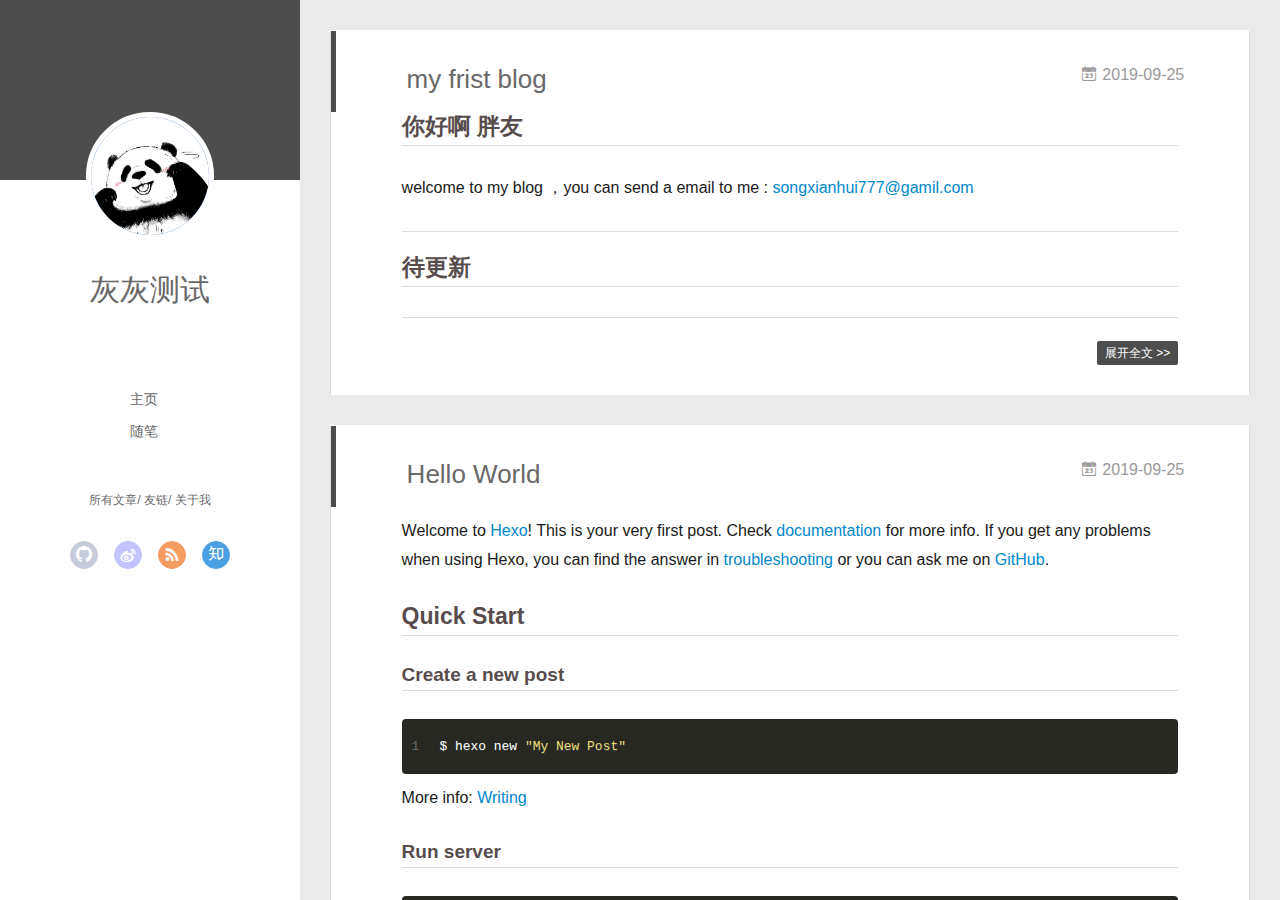
<file: index.html>
<!DOCTYPE html>
<html>
<head><meta name="generator" content="Hexo 3.9.0">
  <meta charset="utf-8">
  
  <meta name="renderer" content="webkit">
  <meta http-equiv="X-UA-Compatible" content="IE=edge">
  <link rel="dns-prefetch" href="http://yoursite.com">
  <title>MyBlog</title>
  <meta name="viewport" content="width=device-width, initial-scale=1, maximum-scale=1">
  <meta property="og:type" content="website">
<meta property="og:title" content="MyBlog">
<meta property="og:url" content="http://yoursite.com/index.html">
<meta property="og:site_name" content="MyBlog">
<meta property="og:locale" content="en">
<meta name="twitter:card" content="summary">
<meta name="twitter:title" content="MyBlog">
  
    <link rel="alternative" href="/atom.xml" title="MyBlog" type="application/atom+xml">
  
  
    <link rel="icon" href="/favicon.png">
  
  <link rel="stylesheet" type="text/css" href="/./main.0cf68a.css">
  <style type="text/css">
  
    #container.show {
      background: linear-gradient(200deg,#a0cfe4,#e8c37e);
    }
  </style>
  

  

</head>
</html>
<body>
  <div id="container" q-class="show:isCtnShow">
    <canvas id="anm-canvas" class="anm-canvas"></canvas>
    <div class="left-col" q-class="show:isShow">
      
<div class="overlay" style="background: #4d4d4d"></div>
<div class="intrude-less">
	<header id="header" class="inner">
		<a href="/" class="profilepic">
			<img src="/img/photo.jpg" class="js-avatar">
		</a>
		<hgroup>
		  <h1 class="header-author"><a href="/">灰灰测试</a></h1>
		</hgroup>
		

		<nav class="header-menu">
			<ul>
			
				<li><a href="/">主页</a></li>
	        
				<li><a href="/tags/随笔/">随笔</a></li>
	        
			</ul>
		</nav>
		<nav class="header-smart-menu">
    		
    			
    			<a q-on="click: openSlider(e, 'innerArchive')" href="javascript:void(0)">所有文章</a>
    			
            
    			
    			<a q-on="click: openSlider(e, 'friends')" href="javascript:void(0)">友链</a>
    			
            
    			
    			<a q-on="click: openSlider(e, 'aboutme')" href="javascript:void(0)">关于我</a>
    			
            
		</nav>
		<nav class="header-nav">
			<div class="social">
				
					<a class="github" target="_blank" href="#" title="github"><i class="icon-github"></i></a>
		        
					<a class="weibo" target="_blank" href="#" title="weibo"><i class="icon-weibo"></i></a>
		        
					<a class="rss" target="_blank" href="#" title="rss"><i class="icon-rss"></i></a>
		        
					<a class="zhihu" target="_blank" href="#" title="zhihu"><i class="icon-zhihu"></i></a>
		        
			</div>
		</nav>
	</header>		
</div>

    </div>
    <div class="mid-col" q-class="show:isShow,hide:isShow|isFalse">
      
<nav id="mobile-nav">
  	<div class="overlay js-overlay" style="background: #4d4d4d"></div>
	<div class="btnctn js-mobile-btnctn">
  		<div class="slider-trigger list" q-on="click: openSlider(e)"><i class="icon icon-sort"></i></div>
	</div>
	<div class="intrude-less">
		<header id="header" class="inner">
			<div class="profilepic">
				<img src="/img/photo.jpg" class="js-avatar">
			</div>
			<hgroup>
			  <h1 class="header-author js-header-author">灰灰测试</h1>
			</hgroup>
			
			
			
				
			
				
			
			
			
			<nav class="header-nav">
				<div class="social">
					
						<a class="github" target="_blank" href="#" title="github"><i class="icon-github"></i></a>
			        
						<a class="weibo" target="_blank" href="#" title="weibo"><i class="icon-weibo"></i></a>
			        
						<a class="rss" target="_blank" href="#" title="rss"><i class="icon-rss"></i></a>
			        
						<a class="zhihu" target="_blank" href="#" title="zhihu"><i class="icon-zhihu"></i></a>
			        
				</div>
			</nav>

			<nav class="header-menu js-header-menu">
				<ul style="width: 50%">
				
				
					<li style="width: 50%"><a href="/">主页</a></li>
		        
					<li style="width: 50%"><a href="/tags/随笔/">随笔</a></li>
		        
				</ul>
			</nav>
		</header>				
	</div>
	<div class="mobile-mask" style="display:none" q-show="isShow"></div>
</nav>

      <div id="wrapper" class="body-wrap">
        <div class="menu-l">
          <div class="canvas-wrap">
            <canvas data-colors="#eaeaea" data-sectionHeight="100" data-contentId="js-content" id="myCanvas1" class="anm-canvas"></canvas>
          </div>
          <div id="js-content" class="content-ll">
            
  
    <article id="post-my-frist-blog" class="article article-type-post  article-index" itemscope itemprop="blogPost">
  <div class="article-inner">
    
      <header class="article-header">
        
  
    <h1 itemprop="name">
      <a class="article-title" href="/2019/09/25/my-frist-blog/">my frist blog</a>
    </h1>
  

        
        <a href="/2019/09/25/my-frist-blog/" class="archive-article-date">
  	<time datetime="2019-09-25T06:17:39.000Z" itemprop="datePublished"><i class="icon-calendar icon"></i>2019-09-25</time>
</a>
        
      </header>
    
    <div class="article-entry" itemprop="articleBody">
      
        <h2 id="你好啊-胖友"><a href="#你好啊-胖友" class="headerlink" title="你好啊  胖友"></a>你好啊  胖友</h2><p>welcome to my blog ，you can send a email to me : <a href="mailto:songxianhui777@gamil.com" target="_blank" rel="noopener">songxianhui777@gamil.com</a></p>
<hr>
<h2 id="待更新"><a href="#待更新" class="headerlink" title="待更新"></a>待更新</h2>
      

      
    </div>
    <div class="article-info article-info-index">
      
      
      

      
        <p class="article-more-link">
          <a class="article-more-a" href="/2019/09/25/my-frist-blog/">展开全文 >></a>
        </p>
      

      
      <div class="clearfix"></div>
    </div>
  </div>
</article>

<aside class="wrap-side-operation">
    <div class="mod-side-operation">
        
        <div class="jump-container" id="js-jump-container" style="display:none;">
            <a href="javascript:void(0)" class="mod-side-operation__jump-to-top">
                <i class="icon-font icon-back"></i>
            </a>
            <div id="js-jump-plan-container" class="jump-plan-container" style="top: -11px;">
                <i class="icon-font icon-plane jump-plane"></i>
            </div>
        </div>
        
        
    </div>
</aside>




  
    <article id="post-hello-world" class="article article-type-post  article-index" itemscope itemprop="blogPost">
  <div class="article-inner">
    
      <header class="article-header">
        
  
    <h1 itemprop="name">
      <a class="article-title" href="/2019/09/25/hello-world/">Hello World</a>
    </h1>
  

        
        <a href="/2019/09/25/hello-world/" class="archive-article-date">
  	<time datetime="2019-09-25T06:08:49.772Z" itemprop="datePublished"><i class="icon-calendar icon"></i>2019-09-25</time>
</a>
        
      </header>
    
    <div class="article-entry" itemprop="articleBody">
      
        <p>Welcome to <a href="https://hexo.io/" target="_blank" rel="noopener">Hexo</a>! This is your very first post. Check <a href="https://hexo.io/docs/" target="_blank" rel="noopener">documentation</a> for more info. If you get any problems when using Hexo, you can find the answer in <a href="https://hexo.io/docs/troubleshooting.html" target="_blank" rel="noopener">troubleshooting</a> or you can ask me on <a href="https://github.com/hexojs/hexo/issues" target="_blank" rel="noopener">GitHub</a>.</p>
<h2 id="Quick-Start"><a href="#Quick-Start" class="headerlink" title="Quick Start"></a>Quick Start</h2><h3 id="Create-a-new-post"><a href="#Create-a-new-post" class="headerlink" title="Create a new post"></a>Create a new post</h3><figure class="highlight bash"><table><tr><td class="gutter"><pre><span class="line">1</span><br></pre></td><td class="code"><pre><span class="line">$ hexo new <span class="string">"My New Post"</span></span><br></pre></td></tr></table></figure>

<p>More info: <a href="https://hexo.io/docs/writing.html" target="_blank" rel="noopener">Writing</a></p>
<h3 id="Run-server"><a href="#Run-server" class="headerlink" title="Run server"></a>Run server</h3><figure class="highlight bash"><table><tr><td class="gutter"><pre><span class="line">1</span><br></pre></td><td class="code"><pre><span class="line">$ hexo server</span><br></pre></td></tr></table></figure>

<p>More info: <a href="https://hexo.io/docs/server.html" target="_blank" rel="noopener">Server</a></p>
<h3 id="Generate-static-files"><a href="#Generate-static-files" class="headerlink" title="Generate static files"></a>Generate static files</h3><figure class="highlight bash"><table><tr><td class="gutter"><pre><span class="line">1</span><br></pre></td><td class="code"><pre><span class="line">$ hexo generate</span><br></pre></td></tr></table></figure>

<p>More info: <a href="https://hexo.io/docs/generating.html" target="_blank" rel="noopener">Generating</a></p>
<h3 id="Deploy-to-remote-sites"><a href="#Deploy-to-remote-sites" class="headerlink" title="Deploy to remote sites"></a>Deploy to remote sites</h3><figure class="highlight bash"><table><tr><td class="gutter"><pre><span class="line">1</span><br></pre></td><td class="code"><pre><span class="line">$ hexo deploy</span><br></pre></td></tr></table></figure>

<p>More info: <a href="https://hexo.io/docs/deployment.html" target="_blank" rel="noopener">Deployment</a></p>

      

      
    </div>
    <div class="article-info article-info-index">
      
      
      

      
        <p class="article-more-link">
          <a class="article-more-a" href="/2019/09/25/hello-world/">展开全文 >></a>
        </p>
      

      
      <div class="clearfix"></div>
    </div>
  </div>
</article>

<aside class="wrap-side-operation">
    <div class="mod-side-operation">
        
        <div class="jump-container" id="js-jump-container" style="display:none;">
            <a href="javascript:void(0)" class="mod-side-operation__jump-to-top">
                <i class="icon-font icon-back"></i>
            </a>
            <div id="js-jump-plan-container" class="jump-plan-container" style="top: -11px;">
                <i class="icon-font icon-plane jump-plane"></i>
            </div>
        </div>
        
        
    </div>
</aside>




  
  


          </div>
        </div>
      </div>
      <footer id="footer">
  <div class="outer">
    <div id="footer-info">
    	<div class="footer-left">
    		&copy; 2019 灰灰
    	</div>
      	<div class="footer-right">
      		<a href="http://hexo.io/" target="_blank">Hexo</a>  Theme <a href="https://github.com/litten/hexo-theme-yilia" target="_blank">huihui</a> by sxh
      	</div>
    </div>
  </div>
</footer>
    </div>
    <script>
	var yiliaConfig = {
		mathjax: false,
		isHome: true,
		isPost: false,
		isArchive: false,
		isTag: false,
		isCategory: false,
		open_in_new: false,
		toc_hide_index: true,
		root: "/",
		innerArchive: true,
		showTags: false
	}
</script>

<script>!function(t){function n(e){if(r[e])return r[e].exports;var i=r[e]={exports:{},id:e,loaded:!1};return t[e].call(i.exports,i,i.exports,n),i.loaded=!0,i.exports}var r={};n.m=t,n.c=r,n.p="./",n(0)}([function(t,n,r){r(195),t.exports=r(191)},function(t,n,r){var e=r(3),i=r(52),o=r(27),u=r(28),c=r(53),f="prototype",a=function(t,n,r){var s,l,h,v,p=t&a.F,d=t&a.G,y=t&a.S,g=t&a.P,b=t&a.B,m=d?e:y?e[n]||(e[n]={}):(e[n]||{})[f],x=d?i:i[n]||(i[n]={}),w=x[f]||(x[f]={});d&&(r=n);for(s in r)l=!p&&m&&void 0!==m[s],h=(l?m:r)[s],v=b&&l?c(h,e):g&&"function"==typeof h?c(Function.call,h):h,m&&u(m,s,h,t&a.U),x[s]!=h&&o(x,s,v),g&&w[s]!=h&&(w[s]=h)};e.core=i,a.F=1,a.G=2,a.S=4,a.P=8,a.B=16,a.W=32,a.U=64,a.R=128,t.exports=a},function(t,n,r){var e=r(6);t.exports=function(t){if(!e(t))throw TypeError(t+" is not an object!");return t}},function(t,n){var r=t.exports="undefined"!=typeof window&&window.Math==Math?window:"undefined"!=typeof self&&self.Math==Math?self:Function("return this")();"number"==typeof __g&&(__g=r)},function(t,n){t.exports=function(t){try{return!!t()}catch(t){return!0}}},function(t,n){var r=t.exports="undefined"!=typeof window&&window.Math==Math?window:"undefined"!=typeof self&&self.Math==Math?self:Function("return this")();"number"==typeof __g&&(__g=r)},function(t,n){t.exports=function(t){return"object"==typeof t?null!==t:"function"==typeof t}},function(t,n,r){var e=r(126)("wks"),i=r(76),o=r(3).Symbol,u="function"==typeof o;(t.exports=function(t){return e[t]||(e[t]=u&&o[t]||(u?o:i)("Symbol."+t))}).store=e},function(t,n){var r={}.hasOwnProperty;t.exports=function(t,n){return r.call(t,n)}},function(t,n,r){var e=r(94),i=r(33);t.exports=function(t){return e(i(t))}},function(t,n,r){t.exports=!r(4)(function(){return 7!=Object.defineProperty({},"a",{get:function(){return 7}}).a})},function(t,n,r){var e=r(2),i=r(167),o=r(50),u=Object.defineProperty;n.f=r(10)?Object.defineProperty:function(t,n,r){if(e(t),n=o(n,!0),e(r),i)try{return u(t,n,r)}catch(t){}if("get"in r||"set"in r)throw TypeError("Accessors not supported!");return"value"in r&&(t[n]=r.value),t}},function(t,n,r){t.exports=!r(18)(function(){return 7!=Object.defineProperty({},"a",{get:function(){return 7}}).a})},function(t,n,r){var e=r(14),i=r(22);t.exports=r(12)?function(t,n,r){return e.f(t,n,i(1,r))}:function(t,n,r){return t[n]=r,t}},function(t,n,r){var e=r(20),i=r(58),o=r(42),u=Object.defineProperty;n.f=r(12)?Object.defineProperty:function(t,n,r){if(e(t),n=o(n,!0),e(r),i)try{return u(t,n,r)}catch(t){}if("get"in r||"set"in r)throw TypeError("Accessors not supported!");return"value"in r&&(t[n]=r.value),t}},function(t,n,r){var e=r(40)("wks"),i=r(23),o=r(5).Symbol,u="function"==typeof o;(t.exports=function(t){return e[t]||(e[t]=u&&o[t]||(u?o:i)("Symbol."+t))}).store=e},function(t,n,r){var e=r(67),i=Math.min;t.exports=function(t){return t>0?i(e(t),9007199254740991):0}},function(t,n,r){var e=r(46);t.exports=function(t){return Object(e(t))}},function(t,n){t.exports=function(t){try{return!!t()}catch(t){return!0}}},function(t,n,r){var e=r(63),i=r(34);t.exports=Object.keys||function(t){return e(t,i)}},function(t,n,r){var e=r(21);t.exports=function(t){if(!e(t))throw TypeError(t+" is not an object!");return t}},function(t,n){t.exports=function(t){return"object"==typeof t?null!==t:"function"==typeof t}},function(t,n){t.exports=function(t,n){return{enumerable:!(1&t),configurable:!(2&t),writable:!(4&t),value:n}}},function(t,n){var r=0,e=Math.random();t.exports=function(t){return"Symbol(".concat(void 0===t?"":t,")_",(++r+e).toString(36))}},function(t,n){var r={}.hasOwnProperty;t.exports=function(t,n){return r.call(t,n)}},function(t,n){var r=t.exports={version:"2.4.0"};"number"==typeof __e&&(__e=r)},function(t,n){t.exports=function(t){if("function"!=typeof t)throw TypeError(t+" is not a function!");return t}},function(t,n,r){var e=r(11),i=r(66);t.exports=r(10)?function(t,n,r){return e.f(t,n,i(1,r))}:function(t,n,r){return t[n]=r,t}},function(t,n,r){var e=r(3),i=r(27),o=r(24),u=r(76)("src"),c="toString",f=Function[c],a=(""+f).split(c);r(52).inspectSource=function(t){return f.call(t)},(t.exports=function(t,n,r,c){var f="function"==typeof r;f&&(o(r,"name")||i(r,"name",n)),t[n]!==r&&(f&&(o(r,u)||i(r,u,t[n]?""+t[n]:a.join(String(n)))),t===e?t[n]=r:c?t[n]?t[n]=r:i(t,n,r):(delete t[n],i(t,n,r)))})(Function.prototype,c,function(){return"function"==typeof this&&this[u]||f.call(this)})},function(t,n,r){var e=r(1),i=r(4),o=r(46),u=function(t,n,r,e){var i=String(o(t)),u="<"+n;return""!==r&&(u+=" "+r+'="'+String(e).replace(/"/g,"&quot;")+'"'),u+">"+i+"</"+n+">"};t.exports=function(t,n){var r={};r[t]=n(u),e(e.P+e.F*i(function(){var n=""[t]('"');return n!==n.toLowerCase()||n.split('"').length>3}),"String",r)}},function(t,n,r){var e=r(115),i=r(46);t.exports=function(t){return e(i(t))}},function(t,n,r){var e=r(116),i=r(66),o=r(30),u=r(50),c=r(24),f=r(167),a=Object.getOwnPropertyDescriptor;n.f=r(10)?a:function(t,n){if(t=o(t),n=u(n,!0),f)try{return a(t,n)}catch(t){}if(c(t,n))return i(!e.f.call(t,n),t[n])}},function(t,n,r){var e=r(24),i=r(17),o=r(145)("IE_PROTO"),u=Object.prototype;t.exports=Object.getPrototypeOf||function(t){return t=i(t),e(t,o)?t[o]:"function"==typeof t.constructor&&t instanceof t.constructor?t.constructor.prototype:t instanceof Object?u:null}},function(t,n){t.exports=function(t){if(void 0==t)throw TypeError("Can't call method on  "+t);return t}},function(t,n){t.exports="constructor,hasOwnProperty,isPrototypeOf,propertyIsEnumerable,toLocaleString,toString,valueOf".split(",")},function(t,n){t.exports={}},function(t,n){t.exports=!0},function(t,n){n.f={}.propertyIsEnumerable},function(t,n,r){var e=r(14).f,i=r(8),o=r(15)("toStringTag");t.exports=function(t,n,r){t&&!i(t=r?t:t.prototype,o)&&e(t,o,{configurable:!0,value:n})}},function(t,n,r){var e=r(40)("keys"),i=r(23);t.exports=function(t){return e[t]||(e[t]=i(t))}},function(t,n,r){var e=r(5),i="__core-js_shared__",o=e[i]||(e[i]={});t.exports=function(t){return o[t]||(o[t]={})}},function(t,n){var r=Math.ceil,e=Math.floor;t.exports=function(t){return isNaN(t=+t)?0:(t>0?e:r)(t)}},function(t,n,r){var e=r(21);t.exports=function(t,n){if(!e(t))return t;var r,i;if(n&&"function"==typeof(r=t.toString)&&!e(i=r.call(t)))return i;if("function"==typeof(r=t.valueOf)&&!e(i=r.call(t)))return i;if(!n&&"function"==typeof(r=t.toString)&&!e(i=r.call(t)))return i;throw TypeError("Can't convert object to primitive value")}},function(t,n,r){var e=r(5),i=r(25),o=r(36),u=r(44),c=r(14).f;t.exports=function(t){var n=i.Symbol||(i.Symbol=o?{}:e.Symbol||{});"_"==t.charAt(0)||t in n||c(n,t,{value:u.f(t)})}},function(t,n,r){n.f=r(15)},function(t,n){var r={}.toString;t.exports=function(t){return r.call(t).slice(8,-1)}},function(t,n){t.exports=function(t){if(void 0==t)throw TypeError("Can't call method on  "+t);return t}},function(t,n,r){var e=r(4);t.exports=function(t,n){return!!t&&e(function(){n?t.call(null,function(){},1):t.call(null)})}},function(t,n,r){var e=r(53),i=r(115),o=r(17),u=r(16),c=r(203);t.exports=function(t,n){var r=1==t,f=2==t,a=3==t,s=4==t,l=6==t,h=5==t||l,v=n||c;return function(n,c,p){for(var d,y,g=o(n),b=i(g),m=e(c,p,3),x=u(b.length),w=0,S=r?v(n,x):f?v(n,0):void 0;x>w;w++)if((h||w in b)&&(d=b[w],y=m(d,w,g),t))if(r)S[w]=y;else if(y)switch(t){case 3:return!0;case 5:return d;case 6:return w;case 2:S.push(d)}else if(s)return!1;return l?-1:a||s?s:S}}},function(t,n,r){var e=r(1),i=r(52),o=r(4);t.exports=function(t,n){var r=(i.Object||{})[t]||Object[t],u={};u[t]=n(r),e(e.S+e.F*o(function(){r(1)}),"Object",u)}},function(t,n,r){var e=r(6);t.exports=function(t,n){if(!e(t))return t;var r,i;if(n&&"function"==typeof(r=t.toString)&&!e(i=r.call(t)))return i;if("function"==typeof(r=t.valueOf)&&!e(i=r.call(t)))return i;if(!n&&"function"==typeof(r=t.toString)&&!e(i=r.call(t)))return i;throw TypeError("Can't convert object to primitive value")}},function(t,n,r){var e=r(5),i=r(25),o=r(91),u=r(13),c="prototype",f=function(t,n,r){var a,s,l,h=t&f.F,v=t&f.G,p=t&f.S,d=t&f.P,y=t&f.B,g=t&f.W,b=v?i:i[n]||(i[n]={}),m=b[c],x=v?e:p?e[n]:(e[n]||{})[c];v&&(r=n);for(a in r)(s=!h&&x&&void 0!==x[a])&&a in b||(l=s?x[a]:r[a],b[a]=v&&"function"!=typeof x[a]?r[a]:y&&s?o(l,e):g&&x[a]==l?function(t){var n=function(n,r,e){if(this instanceof t){switch(arguments.length){case 0:return new t;case 1:return new t(n);case 2:return new t(n,r)}return new t(n,r,e)}return t.apply(this,arguments)};return n[c]=t[c],n}(l):d&&"function"==typeof l?o(Function.call,l):l,d&&((b.virtual||(b.virtual={}))[a]=l,t&f.R&&m&&!m[a]&&u(m,a,l)))};f.F=1,f.G=2,f.S=4,f.P=8,f.B=16,f.W=32,f.U=64,f.R=128,t.exports=f},function(t,n){var r=t.exports={version:"2.4.0"};"number"==typeof __e&&(__e=r)},function(t,n,r){var e=r(26);t.exports=function(t,n,r){if(e(t),void 0===n)return t;switch(r){case 1:return function(r){return t.call(n,r)};case 2:return function(r,e){return t.call(n,r,e)};case 3:return function(r,e,i){return t.call(n,r,e,i)}}return function(){return t.apply(n,arguments)}}},function(t,n,r){var e=r(183),i=r(1),o=r(126)("metadata"),u=o.store||(o.store=new(r(186))),c=function(t,n,r){var i=u.get(t);if(!i){if(!r)return;u.set(t,i=new e)}var o=i.get(n);if(!o){if(!r)return;i.set(n,o=new e)}return o},f=function(t,n,r){var e=c(n,r,!1);return void 0!==e&&e.has(t)},a=function(t,n,r){var e=c(n,r,!1);return void 0===e?void 0:e.get(t)},s=function(t,n,r,e){c(r,e,!0).set(t,n)},l=function(t,n){var r=c(t,n,!1),e=[];return r&&r.forEach(function(t,n){e.push(n)}),e},h=function(t){return void 0===t||"symbol"==typeof t?t:String(t)},v=function(t){i(i.S,"Reflect",t)};t.exports={store:u,map:c,has:f,get:a,set:s,keys:l,key:h,exp:v}},function(t,n,r){"use strict";if(r(10)){var e=r(69),i=r(3),o=r(4),u=r(1),c=r(127),f=r(152),a=r(53),s=r(68),l=r(66),h=r(27),v=r(73),p=r(67),d=r(16),y=r(75),g=r(50),b=r(24),m=r(180),x=r(114),w=r(6),S=r(17),_=r(137),O=r(70),E=r(32),P=r(71).f,j=r(154),F=r(76),M=r(7),A=r(48),N=r(117),T=r(146),I=r(155),k=r(80),L=r(123),R=r(74),C=r(130),D=r(160),U=r(11),W=r(31),G=U.f,B=W.f,V=i.RangeError,z=i.TypeError,q=i.Uint8Array,K="ArrayBuffer",J="Shared"+K,Y="BYTES_PER_ELEMENT",H="prototype",$=Array[H],X=f.ArrayBuffer,Q=f.DataView,Z=A(0),tt=A(2),nt=A(3),rt=A(4),et=A(5),it=A(6),ot=N(!0),ut=N(!1),ct=I.values,ft=I.keys,at=I.entries,st=$.lastIndexOf,lt=$.reduce,ht=$.reduceRight,vt=$.join,pt=$.sort,dt=$.slice,yt=$.toString,gt=$.toLocaleString,bt=M("iterator"),mt=M("toStringTag"),xt=F("typed_constructor"),wt=F("def_constructor"),St=c.CONSTR,_t=c.TYPED,Ot=c.VIEW,Et="Wrong length!",Pt=A(1,function(t,n){return Tt(T(t,t[wt]),n)}),jt=o(function(){return 1===new q(new Uint16Array([1]).buffer)[0]}),Ft=!!q&&!!q[H].set&&o(function(){new q(1).set({})}),Mt=function(t,n){if(void 0===t)throw z(Et);var r=+t,e=d(t);if(n&&!m(r,e))throw V(Et);return e},At=function(t,n){var r=p(t);if(r<0||r%n)throw V("Wrong offset!");return r},Nt=function(t){if(w(t)&&_t in t)return t;throw z(t+" is not a typed array!")},Tt=function(t,n){if(!(w(t)&&xt in t))throw z("It is not a typed array constructor!");return new t(n)},It=function(t,n){return kt(T(t,t[wt]),n)},kt=function(t,n){for(var r=0,e=n.length,i=Tt(t,e);e>r;)i[r]=n[r++];return i},Lt=function(t,n,r){G(t,n,{get:function(){return this._d[r]}})},Rt=function(t){var n,r,e,i,o,u,c=S(t),f=arguments.length,s=f>1?arguments[1]:void 0,l=void 0!==s,h=j(c);if(void 0!=h&&!_(h)){for(u=h.call(c),e=[],n=0;!(o=u.next()).done;n++)e.push(o.value);c=e}for(l&&f>2&&(s=a(s,arguments[2],2)),n=0,r=d(c.length),i=Tt(this,r);r>n;n++)i[n]=l?s(c[n],n):c[n];return i},Ct=function(){for(var t=0,n=arguments.length,r=Tt(this,n);n>t;)r[t]=arguments[t++];return r},Dt=!!q&&o(function(){gt.call(new q(1))}),Ut=function(){return gt.apply(Dt?dt.call(Nt(this)):Nt(this),arguments)},Wt={copyWithin:function(t,n){return D.call(Nt(this),t,n,arguments.length>2?arguments[2]:void 0)},every:function(t){return rt(Nt(this),t,arguments.length>1?arguments[1]:void 0)},fill:function(t){return C.apply(Nt(this),arguments)},filter:function(t){return It(this,tt(Nt(this),t,arguments.length>1?arguments[1]:void 0))},find:function(t){return et(Nt(this),t,arguments.length>1?arguments[1]:void 0)},findIndex:function(t){return it(Nt(this),t,arguments.length>1?arguments[1]:void 0)},forEach:function(t){Z(Nt(this),t,arguments.length>1?arguments[1]:void 0)},indexOf:function(t){return ut(Nt(this),t,arguments.length>1?arguments[1]:void 0)},includes:function(t){return ot(Nt(this),t,arguments.length>1?arguments[1]:void 0)},join:function(t){return vt.apply(Nt(this),arguments)},lastIndexOf:function(t){return st.apply(Nt(this),arguments)},map:function(t){return Pt(Nt(this),t,arguments.length>1?arguments[1]:void 0)},reduce:function(t){return lt.apply(Nt(this),arguments)},reduceRight:function(t){return ht.apply(Nt(this),arguments)},reverse:function(){for(var t,n=this,r=Nt(n).length,e=Math.floor(r/2),i=0;i<e;)t=n[i],n[i++]=n[--r],n[r]=t;return n},some:function(t){return nt(Nt(this),t,arguments.length>1?arguments[1]:void 0)},sort:function(t){return pt.call(Nt(this),t)},subarray:function(t,n){var r=Nt(this),e=r.length,i=y(t,e);return new(T(r,r[wt]))(r.buffer,r.byteOffset+i*r.BYTES_PER_ELEMENT,d((void 0===n?e:y(n,e))-i))}},Gt=function(t,n){return It(this,dt.call(Nt(this),t,n))},Bt=function(t){Nt(this);var n=At(arguments[1],1),r=this.length,e=S(t),i=d(e.length),o=0;if(i+n>r)throw V(Et);for(;o<i;)this[n+o]=e[o++]},Vt={entries:function(){return at.call(Nt(this))},keys:function(){return ft.call(Nt(this))},values:function(){return ct.call(Nt(this))}},zt=function(t,n){return w(t)&&t[_t]&&"symbol"!=typeof n&&n in t&&String(+n)==String(n)},qt=function(t,n){return zt(t,n=g(n,!0))?l(2,t[n]):B(t,n)},Kt=function(t,n,r){return!(zt(t,n=g(n,!0))&&w(r)&&b(r,"value"))||b(r,"get")||b(r,"set")||r.configurable||b(r,"writable")&&!r.writable||b(r,"enumerable")&&!r.enumerable?G(t,n,r):(t[n]=r.value,t)};St||(W.f=qt,U.f=Kt),u(u.S+u.F*!St,"Object",{getOwnPropertyDescriptor:qt,defineProperty:Kt}),o(function(){yt.call({})})&&(yt=gt=function(){return vt.call(this)});var Jt=v({},Wt);v(Jt,Vt),h(Jt,bt,Vt.values),v(Jt,{slice:Gt,set:Bt,constructor:function(){},toString:yt,toLocaleString:Ut}),Lt(Jt,"buffer","b"),Lt(Jt,"byteOffset","o"),Lt(Jt,"byteLength","l"),Lt(Jt,"length","e"),G(Jt,mt,{get:function(){return this[_t]}}),t.exports=function(t,n,r,f){f=!!f;var a=t+(f?"Clamped":"")+"Array",l="Uint8Array"!=a,v="get"+t,p="set"+t,y=i[a],g=y||{},b=y&&E(y),m=!y||!c.ABV,S={},_=y&&y[H],j=function(t,r){var e=t._d;return e.v[v](r*n+e.o,jt)},F=function(t,r,e){var i=t._d;f&&(e=(e=Math.round(e))<0?0:e>255?255:255&e),i.v[p](r*n+i.o,e,jt)},M=function(t,n){G(t,n,{get:function(){return j(this,n)},set:function(t){return F(this,n,t)},enumerable:!0})};m?(y=r(function(t,r,e,i){s(t,y,a,"_d");var o,u,c,f,l=0,v=0;if(w(r)){if(!(r instanceof X||(f=x(r))==K||f==J))return _t in r?kt(y,r):Rt.call(y,r);o=r,v=At(e,n);var p=r.byteLength;if(void 0===i){if(p%n)throw V(Et);if((u=p-v)<0)throw V(Et)}else if((u=d(i)*n)+v>p)throw V(Et);c=u/n}else c=Mt(r,!0),u=c*n,o=new X(u);for(h(t,"_d",{b:o,o:v,l:u,e:c,v:new Q(o)});l<c;)M(t,l++)}),_=y[H]=O(Jt),h(_,"constructor",y)):L(function(t){new y(null),new y(t)},!0)||(y=r(function(t,r,e,i){s(t,y,a);var o;return w(r)?r instanceof X||(o=x(r))==K||o==J?void 0!==i?new g(r,At(e,n),i):void 0!==e?new g(r,At(e,n)):new g(r):_t in r?kt(y,r):Rt.call(y,r):new g(Mt(r,l))}),Z(b!==Function.prototype?P(g).concat(P(b)):P(g),function(t){t in y||h(y,t,g[t])}),y[H]=_,e||(_.constructor=y));var A=_[bt],N=!!A&&("values"==A.name||void 0==A.name),T=Vt.values;h(y,xt,!0),h(_,_t,a),h(_,Ot,!0),h(_,wt,y),(f?new y(1)[mt]==a:mt in _)||G(_,mt,{get:function(){return a}}),S[a]=y,u(u.G+u.W+u.F*(y!=g),S),u(u.S,a,{BYTES_PER_ELEMENT:n,from:Rt,of:Ct}),Y in _||h(_,Y,n),u(u.P,a,Wt),R(a),u(u.P+u.F*Ft,a,{set:Bt}),u(u.P+u.F*!N,a,Vt),u(u.P+u.F*(_.toString!=yt),a,{toString:yt}),u(u.P+u.F*o(function(){new y(1).slice()}),a,{slice:Gt}),u(u.P+u.F*(o(function(){return[1,2].toLocaleString()!=new y([1,2]).toLocaleString()})||!o(function(){_.toLocaleString.call([1,2])})),a,{toLocaleString:Ut}),k[a]=N?A:T,e||N||h(_,bt,T)}}else t.exports=function(){}},function(t,n){var r={}.toString;t.exports=function(t){return r.call(t).slice(8,-1)}},function(t,n,r){var e=r(21),i=r(5).document,o=e(i)&&e(i.createElement);t.exports=function(t){return o?i.createElement(t):{}}},function(t,n,r){t.exports=!r(12)&&!r(18)(function(){return 7!=Object.defineProperty(r(57)("div"),"a",{get:function(){return 7}}).a})},function(t,n,r){"use strict";var e=r(36),i=r(51),o=r(64),u=r(13),c=r(8),f=r(35),a=r(96),s=r(38),l=r(103),h=r(15)("iterator"),v=!([].keys&&"next"in[].keys()),p="keys",d="values",y=function(){return this};t.exports=function(t,n,r,g,b,m,x){a(r,n,g);var w,S,_,O=function(t){if(!v&&t in F)return F[t];switch(t){case p:case d:return function(){return new r(this,t)}}return function(){return new r(this,t)}},E=n+" Iterator",P=b==d,j=!1,F=t.prototype,M=F[h]||F["@@iterator"]||b&&F[b],A=M||O(b),N=b?P?O("entries"):A:void 0,T="Array"==n?F.entries||M:M;if(T&&(_=l(T.call(new t)))!==Object.prototype&&(s(_,E,!0),e||c(_,h)||u(_,h,y)),P&&M&&M.name!==d&&(j=!0,A=function(){return M.call(this)}),e&&!x||!v&&!j&&F[h]||u(F,h,A),f[n]=A,f[E]=y,b)if(w={values:P?A:O(d),keys:m?A:O(p),entries:N},x)for(S in w)S in F||o(F,S,w[S]);else i(i.P+i.F*(v||j),n,w);return w}},function(t,n,r){var e=r(20),i=r(100),o=r(34),u=r(39)("IE_PROTO"),c=function(){},f="prototype",a=function(){var t,n=r(57)("iframe"),e=o.length;for(n.style.display="none",r(93).appendChild(n),n.src="javascript:",t=n.contentWindow.document,t.open(),t.write("<script>document.F=Object<\/script>"),t.close(),a=t.F;e--;)delete a[f][o[e]];return a()};t.exports=Object.create||function(t,n){var r;return null!==t?(c[f]=e(t),r=new c,c[f]=null,r[u]=t):r=a(),void 0===n?r:i(r,n)}},function(t,n,r){var e=r(63),i=r(34).concat("length","prototype");n.f=Object.getOwnPropertyNames||function(t){return e(t,i)}},function(t,n){n.f=Object.getOwnPropertySymbols},function(t,n,r){var e=r(8),i=r(9),o=r(90)(!1),u=r(39)("IE_PROTO");t.exports=function(t,n){var r,c=i(t),f=0,a=[];for(r in c)r!=u&&e(c,r)&&a.push(r);for(;n.length>f;)e(c,r=n[f++])&&(~o(a,r)||a.push(r));return a}},function(t,n,r){t.exports=r(13)},function(t,n,r){var e=r(76)("meta"),i=r(6),o=r(24),u=r(11).f,c=0,f=Object.isExtensible||function(){return!0},a=!r(4)(function(){return f(Object.preventExtensions({}))}),s=function(t){u(t,e,{value:{i:"O"+ ++c,w:{}}})},l=function(t,n){if(!i(t))return"symbol"==typeof t?t:("string"==typeof t?"S":"P")+t;if(!o(t,e)){if(!f(t))return"F";if(!n)return"E";s(t)}return t[e].i},h=function(t,n){if(!o(t,e)){if(!f(t))return!0;if(!n)return!1;s(t)}return t[e].w},v=function(t){return a&&p.NEED&&f(t)&&!o(t,e)&&s(t),t},p=t.exports={KEY:e,NEED:!1,fastKey:l,getWeak:h,onFreeze:v}},function(t,n){t.exports=function(t,n){return{enumerable:!(1&t),configurable:!(2&t),writable:!(4&t),value:n}}},function(t,n){var r=Math.ceil,e=Math.floor;t.exports=function(t){return isNaN(t=+t)?0:(t>0?e:r)(t)}},function(t,n){t.exports=function(t,n,r,e){if(!(t instanceof n)||void 0!==e&&e in t)throw TypeError(r+": incorrect invocation!");return t}},function(t,n){t.exports=!1},function(t,n,r){var e=r(2),i=r(173),o=r(133),u=r(145)("IE_PROTO"),c=function(){},f="prototype",a=function(){var t,n=r(132)("iframe"),e=o.length;for(n.style.display="none",r(135).appendChild(n),n.src="javascript:",t=n.contentWindow.document,t.open(),t.write("<script>document.F=Object<\/script>"),t.close(),a=t.F;e--;)delete a[f][o[e]];return a()};t.exports=Object.create||function(t,n){var r;return null!==t?(c[f]=e(t),r=new c,c[f]=null,r[u]=t):r=a(),void 0===n?r:i(r,n)}},function(t,n,r){var e=r(175),i=r(133).concat("length","prototype");n.f=Object.getOwnPropertyNames||function(t){return e(t,i)}},function(t,n,r){var e=r(175),i=r(133);t.exports=Object.keys||function(t){return e(t,i)}},function(t,n,r){var e=r(28);t.exports=function(t,n,r){for(var i in n)e(t,i,n[i],r);return t}},function(t,n,r){"use strict";var e=r(3),i=r(11),o=r(10),u=r(7)("species");t.exports=function(t){var n=e[t];o&&n&&!n[u]&&i.f(n,u,{configurable:!0,get:function(){return this}})}},function(t,n,r){var e=r(67),i=Math.max,o=Math.min;t.exports=function(t,n){return t=e(t),t<0?i(t+n,0):o(t,n)}},function(t,n){var r=0,e=Math.random();t.exports=function(t){return"Symbol(".concat(void 0===t?"":t,")_",(++r+e).toString(36))}},function(t,n,r){var e=r(33);t.exports=function(t){return Object(e(t))}},function(t,n,r){var e=r(7)("unscopables"),i=Array.prototype;void 0==i[e]&&r(27)(i,e,{}),t.exports=function(t){i[e][t]=!0}},function(t,n,r){var e=r(53),i=r(169),o=r(137),u=r(2),c=r(16),f=r(154),a={},s={},n=t.exports=function(t,n,r,l,h){var v,p,d,y,g=h?function(){return t}:f(t),b=e(r,l,n?2:1),m=0;if("function"!=typeof g)throw TypeError(t+" is not iterable!");if(o(g)){for(v=c(t.length);v>m;m++)if((y=n?b(u(p=t[m])[0],p[1]):b(t[m]))===a||y===s)return y}else for(d=g.call(t);!(p=d.next()).done;)if((y=i(d,b,p.value,n))===a||y===s)return y};n.BREAK=a,n.RETURN=s},function(t,n){t.exports={}},function(t,n,r){var e=r(11).f,i=r(24),o=r(7)("toStringTag");t.exports=function(t,n,r){t&&!i(t=r?t:t.prototype,o)&&e(t,o,{configurable:!0,value:n})}},function(t,n,r){var e=r(1),i=r(46),o=r(4),u=r(150),c="["+u+"]",f="​",a=RegExp("^"+c+c+"*"),s=RegExp(c+c+"*$"),l=function(t,n,r){var i={},c=o(function(){return!!u[t]()||f[t]()!=f}),a=i[t]=c?n(h):u[t];r&&(i[r]=a),e(e.P+e.F*c,"String",i)},h=l.trim=function(t,n){return t=String(i(t)),1&n&&(t=t.replace(a,"")),2&n&&(t=t.replace(s,"")),t};t.exports=l},function(t,n,r){t.exports={default:r(86),__esModule:!0}},function(t,n,r){t.exports={default:r(87),__esModule:!0}},function(t,n,r){"use strict";function e(t){return t&&t.__esModule?t:{default:t}}n.__esModule=!0;var i=r(84),o=e(i),u=r(83),c=e(u),f="function"==typeof c.default&&"symbol"==typeof o.default?function(t){return typeof t}:function(t){return t&&"function"==typeof c.default&&t.constructor===c.default&&t!==c.default.prototype?"symbol":typeof t};n.default="function"==typeof c.default&&"symbol"===f(o.default)?function(t){return void 0===t?"undefined":f(t)}:function(t){return t&&"function"==typeof c.default&&t.constructor===c.default&&t!==c.default.prototype?"symbol":void 0===t?"undefined":f(t)}},function(t,n,r){r(110),r(108),r(111),r(112),t.exports=r(25).Symbol},function(t,n,r){r(109),r(113),t.exports=r(44).f("iterator")},function(t,n){t.exports=function(t){if("function"!=typeof t)throw TypeError(t+" is not a function!");return t}},function(t,n){t.exports=function(){}},function(t,n,r){var e=r(9),i=r(106),o=r(105);t.exports=function(t){return function(n,r,u){var c,f=e(n),a=i(f.length),s=o(u,a);if(t&&r!=r){for(;a>s;)if((c=f[s++])!=c)return!0}else for(;a>s;s++)if((t||s in f)&&f[s]===r)return t||s||0;return!t&&-1}}},function(t,n,r){var e=r(88);t.exports=function(t,n,r){if(e(t),void 0===n)return t;switch(r){case 1:return function(r){return t.call(n,r)};case 2:return function(r,e){return t.call(n,r,e)};case 3:return function(r,e,i){return t.call(n,r,e,i)}}return function(){return t.apply(n,arguments)}}},function(t,n,r){var e=r(19),i=r(62),o=r(37);t.exports=function(t){var n=e(t),r=i.f;if(r)for(var u,c=r(t),f=o.f,a=0;c.length>a;)f.call(t,u=c[a++])&&n.push(u);return n}},function(t,n,r){t.exports=r(5).document&&document.documentElement},function(t,n,r){var e=r(56);t.exports=Object("z").propertyIsEnumerable(0)?Object:function(t){return"String"==e(t)?t.split(""):Object(t)}},function(t,n,r){var e=r(56);t.exports=Array.isArray||function(t){return"Array"==e(t)}},function(t,n,r){"use strict";var e=r(60),i=r(22),o=r(38),u={};r(13)(u,r(15)("iterator"),function(){return this}),t.exports=function(t,n,r){t.prototype=e(u,{next:i(1,r)}),o(t,n+" Iterator")}},function(t,n){t.exports=function(t,n){return{value:n,done:!!t}}},function(t,n,r){var e=r(19),i=r(9);t.exports=function(t,n){for(var r,o=i(t),u=e(o),c=u.length,f=0;c>f;)if(o[r=u[f++]]===n)return r}},function(t,n,r){var e=r(23)("meta"),i=r(21),o=r(8),u=r(14).f,c=0,f=Object.isExtensible||function(){return!0},a=!r(18)(function(){return f(Object.preventExtensions({}))}),s=function(t){u(t,e,{value:{i:"O"+ ++c,w:{}}})},l=function(t,n){if(!i(t))return"symbol"==typeof t?t:("string"==typeof t?"S":"P")+t;if(!o(t,e)){if(!f(t))return"F";if(!n)return"E";s(t)}return t[e].i},h=function(t,n){if(!o(t,e)){if(!f(t))return!0;if(!n)return!1;s(t)}return t[e].w},v=function(t){return a&&p.NEED&&f(t)&&!o(t,e)&&s(t),t},p=t.exports={KEY:e,NEED:!1,fastKey:l,getWeak:h,onFreeze:v}},function(t,n,r){var e=r(14),i=r(20),o=r(19);t.exports=r(12)?Object.defineProperties:function(t,n){i(t);for(var r,u=o(n),c=u.length,f=0;c>f;)e.f(t,r=u[f++],n[r]);return t}},function(t,n,r){var e=r(37),i=r(22),o=r(9),u=r(42),c=r(8),f=r(58),a=Object.getOwnPropertyDescriptor;n.f=r(12)?a:function(t,n){if(t=o(t),n=u(n,!0),f)try{return a(t,n)}catch(t){}if(c(t,n))return i(!e.f.call(t,n),t[n])}},function(t,n,r){var e=r(9),i=r(61).f,o={}.toString,u="object"==typeof window&&window&&Object.getOwnPropertyNames?Object.getOwnPropertyNames(window):[],c=function(t){try{return i(t)}catch(t){return u.slice()}};t.exports.f=function(t){return u&&"[object Window]"==o.call(t)?c(t):i(e(t))}},function(t,n,r){var e=r(8),i=r(77),o=r(39)("IE_PROTO"),u=Object.prototype;t.exports=Object.getPrototypeOf||function(t){return t=i(t),e(t,o)?t[o]:"function"==typeof t.constructor&&t instanceof t.constructor?t.constructor.prototype:t instanceof Object?u:null}},function(t,n,r){var e=r(41),i=r(33);t.exports=function(t){return function(n,r){var o,u,c=String(i(n)),f=e(r),a=c.length;return f<0||f>=a?t?"":void 0:(o=c.charCodeAt(f),o<55296||o>56319||f+1===a||(u=c.charCodeAt(f+1))<56320||u>57343?t?c.charAt(f):o:t?c.slice(f,f+2):u-56320+(o-55296<<10)+65536)}}},function(t,n,r){var e=r(41),i=Math.max,o=Math.min;t.exports=function(t,n){return t=e(t),t<0?i(t+n,0):o(t,n)}},function(t,n,r){var e=r(41),i=Math.min;t.exports=function(t){return t>0?i(e(t),9007199254740991):0}},function(t,n,r){"use strict";var e=r(89),i=r(97),o=r(35),u=r(9);t.exports=r(59)(Array,"Array",function(t,n){this._t=u(t),this._i=0,this._k=n},function(){var t=this._t,n=this._k,r=this._i++;return!t||r>=t.length?(this._t=void 0,i(1)):"keys"==n?i(0,r):"values"==n?i(0,t[r]):i(0,[r,t[r]])},"values"),o.Arguments=o.Array,e("keys"),e("values"),e("entries")},function(t,n){},function(t,n,r){"use strict";var e=r(104)(!0);r(59)(String,"String",function(t){this._t=String(t),this._i=0},function(){var t,n=this._t,r=this._i;return r>=n.length?{value:void 0,done:!0}:(t=e(n,r),this._i+=t.length,{value:t,done:!1})})},function(t,n,r){"use strict";var e=r(5),i=r(8),o=r(12),u=r(51),c=r(64),f=r(99).KEY,a=r(18),s=r(40),l=r(38),h=r(23),v=r(15),p=r(44),d=r(43),y=r(98),g=r(92),b=r(95),m=r(20),x=r(9),w=r(42),S=r(22),_=r(60),O=r(102),E=r(101),P=r(14),j=r(19),F=E.f,M=P.f,A=O.f,N=e.Symbol,T=e.JSON,I=T&&T.stringify,k="prototype",L=v("_hidden"),R=v("toPrimitive"),C={}.propertyIsEnumerable,D=s("symbol-registry"),U=s("symbols"),W=s("op-symbols"),G=Object[k],B="function"==typeof N,V=e.QObject,z=!V||!V[k]||!V[k].findChild,q=o&&a(function(){return 7!=_(M({},"a",{get:function(){return M(this,"a",{value:7}).a}})).a})?function(t,n,r){var e=F(G,n);e&&delete G[n],M(t,n,r),e&&t!==G&&M(G,n,e)}:M,K=function(t){var n=U[t]=_(N[k]);return n._k=t,n},J=B&&"symbol"==typeof N.iterator?function(t){return"symbol"==typeof t}:function(t){return t instanceof N},Y=function(t,n,r){return t===G&&Y(W,n,r),m(t),n=w(n,!0),m(r),i(U,n)?(r.enumerable?(i(t,L)&&t[L][n]&&(t[L][n]=!1),r=_(r,{enumerable:S(0,!1)})):(i(t,L)||M(t,L,S(1,{})),t[L][n]=!0),q(t,n,r)):M(t,n,r)},H=function(t,n){m(t);for(var r,e=g(n=x(n)),i=0,o=e.length;o>i;)Y(t,r=e[i++],n[r]);return t},$=function(t,n){return void 0===n?_(t):H(_(t),n)},X=function(t){var n=C.call(this,t=w(t,!0));return!(this===G&&i(U,t)&&!i(W,t))&&(!(n||!i(this,t)||!i(U,t)||i(this,L)&&this[L][t])||n)},Q=function(t,n){if(t=x(t),n=w(n,!0),t!==G||!i(U,n)||i(W,n)){var r=F(t,n);return!r||!i(U,n)||i(t,L)&&t[L][n]||(r.enumerable=!0),r}},Z=function(t){for(var n,r=A(x(t)),e=[],o=0;r.length>o;)i(U,n=r[o++])||n==L||n==f||e.push(n);return e},tt=function(t){for(var n,r=t===G,e=A(r?W:x(t)),o=[],u=0;e.length>u;)!i(U,n=e[u++])||r&&!i(G,n)||o.push(U[n]);return o};B||(N=function(){if(this instanceof N)throw TypeError("Symbol is not a constructor!");var t=h(arguments.length>0?arguments[0]:void 0),n=function(r){this===G&&n.call(W,r),i(this,L)&&i(this[L],t)&&(this[L][t]=!1),q(this,t,S(1,r))};return o&&z&&q(G,t,{configurable:!0,set:n}),K(t)},c(N[k],"toString",function(){return this._k}),E.f=Q,P.f=Y,r(61).f=O.f=Z,r(37).f=X,r(62).f=tt,o&&!r(36)&&c(G,"propertyIsEnumerable",X,!0),p.f=function(t){return K(v(t))}),u(u.G+u.W+u.F*!B,{Symbol:N});for(var nt="hasInstance,isConcatSpreadable,iterator,match,replace,search,species,split,toPrimitive,toStringTag,unscopables".split(","),rt=0;nt.length>rt;)v(nt[rt++]);for(var nt=j(v.store),rt=0;nt.length>rt;)d(nt[rt++]);u(u.S+u.F*!B,"Symbol",{for:function(t){return i(D,t+="")?D[t]:D[t]=N(t)},keyFor:function(t){if(J(t))return y(D,t);throw TypeError(t+" is not a symbol!")},useSetter:function(){z=!0},useSimple:function(){z=!1}}),u(u.S+u.F*!B,"Object",{create:$,defineProperty:Y,defineProperties:H,getOwnPropertyDescriptor:Q,getOwnPropertyNames:Z,getOwnPropertySymbols:tt}),T&&u(u.S+u.F*(!B||a(function(){var t=N();return"[null]"!=I([t])||"{}"!=I({a:t})||"{}"!=I(Object(t))})),"JSON",{stringify:function(t){if(void 0!==t&&!J(t)){for(var n,r,e=[t],i=1;arguments.length>i;)e.push(arguments[i++]);return n=e[1],"function"==typeof n&&(r=n),!r&&b(n)||(n=function(t,n){if(r&&(n=r.call(this,t,n)),!J(n))return n}),e[1]=n,I.apply(T,e)}}}),N[k][R]||r(13)(N[k],R,N[k].valueOf),l(N,"Symbol"),l(Math,"Math",!0),l(e.JSON,"JSON",!0)},function(t,n,r){r(43)("asyncIterator")},function(t,n,r){r(43)("observable")},function(t,n,r){r(107);for(var e=r(5),i=r(13),o=r(35),u=r(15)("toStringTag"),c=["NodeList","DOMTokenList","MediaList","StyleSheetList","CSSRuleList"],f=0;f<5;f++){var a=c[f],s=e[a],l=s&&s.prototype;l&&!l[u]&&i(l,u,a),o[a]=o.Array}},function(t,n,r){var e=r(45),i=r(7)("toStringTag"),o="Arguments"==e(function(){return arguments}()),u=function(t,n){try{return t[n]}catch(t){}};t.exports=function(t){var n,r,c;return void 0===t?"Undefined":null===t?"Null":"string"==typeof(r=u(n=Object(t),i))?r:o?e(n):"Object"==(c=e(n))&&"function"==typeof n.callee?"Arguments":c}},function(t,n,r){var e=r(45);t.exports=Object("z").propertyIsEnumerable(0)?Object:function(t){return"String"==e(t)?t.split(""):Object(t)}},function(t,n){n.f={}.propertyIsEnumerable},function(t,n,r){var e=r(30),i=r(16),o=r(75);t.exports=function(t){return function(n,r,u){var c,f=e(n),a=i(f.length),s=o(u,a);if(t&&r!=r){for(;a>s;)if((c=f[s++])!=c)return!0}else for(;a>s;s++)if((t||s in f)&&f[s]===r)return t||s||0;return!t&&-1}}},function(t,n,r){"use strict";var e=r(3),i=r(1),o=r(28),u=r(73),c=r(65),f=r(79),a=r(68),s=r(6),l=r(4),h=r(123),v=r(81),p=r(136);t.exports=function(t,n,r,d,y,g){var b=e[t],m=b,x=y?"set":"add",w=m&&m.prototype,S={},_=function(t){var n=w[t];o(w,t,"delete"==t?function(t){return!(g&&!s(t))&&n.call(this,0===t?0:t)}:"has"==t?function(t){return!(g&&!s(t))&&n.call(this,0===t?0:t)}:"get"==t?function(t){return g&&!s(t)?void 0:n.call(this,0===t?0:t)}:"add"==t?function(t){return n.call(this,0===t?0:t),this}:function(t,r){return n.call(this,0===t?0:t,r),this})};if("function"==typeof m&&(g||w.forEach&&!l(function(){(new m).entries().next()}))){var O=new m,E=O[x](g?{}:-0,1)!=O,P=l(function(){O.has(1)}),j=h(function(t){new m(t)}),F=!g&&l(function(){for(var t=new m,n=5;n--;)t[x](n,n);return!t.has(-0)});j||(m=n(function(n,r){a(n,m,t);var e=p(new b,n,m);return void 0!=r&&f(r,y,e[x],e),e}),m.prototype=w,w.constructor=m),(P||F)&&(_("delete"),_("has"),y&&_("get")),(F||E)&&_(x),g&&w.clear&&delete w.clear}else m=d.getConstructor(n,t,y,x),u(m.prototype,r),c.NEED=!0;return v(m,t),S[t]=m,i(i.G+i.W+i.F*(m!=b),S),g||d.setStrong(m,t,y),m}},function(t,n,r){"use strict";var e=r(27),i=r(28),o=r(4),u=r(46),c=r(7);t.exports=function(t,n,r){var f=c(t),a=r(u,f,""[t]),s=a[0],l=a[1];o(function(){var n={};return n[f]=function(){return 7},7!=""[t](n)})&&(i(String.prototype,t,s),e(RegExp.prototype,f,2==n?function(t,n){return l.call(t,this,n)}:function(t){return l.call(t,this)}))}
},function(t,n,r){"use strict";var e=r(2);t.exports=function(){var t=e(this),n="";return t.global&&(n+="g"),t.ignoreCase&&(n+="i"),t.multiline&&(n+="m"),t.unicode&&(n+="u"),t.sticky&&(n+="y"),n}},function(t,n){t.exports=function(t,n,r){var e=void 0===r;switch(n.length){case 0:return e?t():t.call(r);case 1:return e?t(n[0]):t.call(r,n[0]);case 2:return e?t(n[0],n[1]):t.call(r,n[0],n[1]);case 3:return e?t(n[0],n[1],n[2]):t.call(r,n[0],n[1],n[2]);case 4:return e?t(n[0],n[1],n[2],n[3]):t.call(r,n[0],n[1],n[2],n[3])}return t.apply(r,n)}},function(t,n,r){var e=r(6),i=r(45),o=r(7)("match");t.exports=function(t){var n;return e(t)&&(void 0!==(n=t[o])?!!n:"RegExp"==i(t))}},function(t,n,r){var e=r(7)("iterator"),i=!1;try{var o=[7][e]();o.return=function(){i=!0},Array.from(o,function(){throw 2})}catch(t){}t.exports=function(t,n){if(!n&&!i)return!1;var r=!1;try{var o=[7],u=o[e]();u.next=function(){return{done:r=!0}},o[e]=function(){return u},t(o)}catch(t){}return r}},function(t,n,r){t.exports=r(69)||!r(4)(function(){var t=Math.random();__defineSetter__.call(null,t,function(){}),delete r(3)[t]})},function(t,n){n.f=Object.getOwnPropertySymbols},function(t,n,r){var e=r(3),i="__core-js_shared__",o=e[i]||(e[i]={});t.exports=function(t){return o[t]||(o[t]={})}},function(t,n,r){for(var e,i=r(3),o=r(27),u=r(76),c=u("typed_array"),f=u("view"),a=!(!i.ArrayBuffer||!i.DataView),s=a,l=0,h="Int8Array,Uint8Array,Uint8ClampedArray,Int16Array,Uint16Array,Int32Array,Uint32Array,Float32Array,Float64Array".split(",");l<9;)(e=i[h[l++]])?(o(e.prototype,c,!0),o(e.prototype,f,!0)):s=!1;t.exports={ABV:a,CONSTR:s,TYPED:c,VIEW:f}},function(t,n){"use strict";var r={versions:function(){var t=window.navigator.userAgent;return{trident:t.indexOf("Trident")>-1,presto:t.indexOf("Presto")>-1,webKit:t.indexOf("AppleWebKit")>-1,gecko:t.indexOf("Gecko")>-1&&-1==t.indexOf("KHTML"),mobile:!!t.match(/AppleWebKit.*Mobile.*/),ios:!!t.match(/\(i[^;]+;( U;)? CPU.+Mac OS X/),android:t.indexOf("Android")>-1||t.indexOf("Linux")>-1,iPhone:t.indexOf("iPhone")>-1||t.indexOf("Mac")>-1,iPad:t.indexOf("iPad")>-1,webApp:-1==t.indexOf("Safari"),weixin:-1==t.indexOf("MicroMessenger")}}()};t.exports=r},function(t,n,r){"use strict";var e=r(85),i=function(t){return t&&t.__esModule?t:{default:t}}(e),o=function(){function t(t,n,e){return n||e?String.fromCharCode(n||e):r[t]||t}function n(t){return e[t]}var r={"&quot;":'"',"&lt;":"<","&gt;":">","&amp;":"&","&nbsp;":" "},e={};for(var u in r)e[r[u]]=u;return r["&apos;"]="'",e["'"]="&#39;",{encode:function(t){return t?(""+t).replace(/['<> "&]/g,n).replace(/\r?\n/g,"<br/>").replace(/\s/g,"&nbsp;"):""},decode:function(n){return n?(""+n).replace(/<br\s*\/?>/gi,"\n").replace(/&quot;|&lt;|&gt;|&amp;|&nbsp;|&apos;|&#(\d+);|&#(\d+)/g,t).replace(/\u00a0/g," "):""},encodeBase16:function(t){if(!t)return t;t+="";for(var n=[],r=0,e=t.length;e>r;r++)n.push(t.charCodeAt(r).toString(16).toUpperCase());return n.join("")},encodeBase16forJSON:function(t){if(!t)return t;t=t.replace(/[\u4E00-\u9FBF]/gi,function(t){return escape(t).replace("%u","\\u")});for(var n=[],r=0,e=t.length;e>r;r++)n.push(t.charCodeAt(r).toString(16).toUpperCase());return n.join("")},decodeBase16:function(t){if(!t)return t;t+="";for(var n=[],r=0,e=t.length;e>r;r+=2)n.push(String.fromCharCode("0x"+t.slice(r,r+2)));return n.join("")},encodeObject:function(t){if(t instanceof Array)for(var n=0,r=t.length;r>n;n++)t[n]=o.encodeObject(t[n]);else if("object"==(void 0===t?"undefined":(0,i.default)(t)))for(var e in t)t[e]=o.encodeObject(t[e]);else if("string"==typeof t)return o.encode(t);return t},loadScript:function(t){var n=document.createElement("script");document.getElementsByTagName("body")[0].appendChild(n),n.setAttribute("src",t)},addLoadEvent:function(t){var n=window.onload;"function"!=typeof window.onload?window.onload=t:window.onload=function(){n(),t()}}}}();t.exports=o},function(t,n,r){"use strict";var e=r(17),i=r(75),o=r(16);t.exports=function(t){for(var n=e(this),r=o(n.length),u=arguments.length,c=i(u>1?arguments[1]:void 0,r),f=u>2?arguments[2]:void 0,a=void 0===f?r:i(f,r);a>c;)n[c++]=t;return n}},function(t,n,r){"use strict";var e=r(11),i=r(66);t.exports=function(t,n,r){n in t?e.f(t,n,i(0,r)):t[n]=r}},function(t,n,r){var e=r(6),i=r(3).document,o=e(i)&&e(i.createElement);t.exports=function(t){return o?i.createElement(t):{}}},function(t,n){t.exports="constructor,hasOwnProperty,isPrototypeOf,propertyIsEnumerable,toLocaleString,toString,valueOf".split(",")},function(t,n,r){var e=r(7)("match");t.exports=function(t){var n=/./;try{"/./"[t](n)}catch(r){try{return n[e]=!1,!"/./"[t](n)}catch(t){}}return!0}},function(t,n,r){t.exports=r(3).document&&document.documentElement},function(t,n,r){var e=r(6),i=r(144).set;t.exports=function(t,n,r){var o,u=n.constructor;return u!==r&&"function"==typeof u&&(o=u.prototype)!==r.prototype&&e(o)&&i&&i(t,o),t}},function(t,n,r){var e=r(80),i=r(7)("iterator"),o=Array.prototype;t.exports=function(t){return void 0!==t&&(e.Array===t||o[i]===t)}},function(t,n,r){var e=r(45);t.exports=Array.isArray||function(t){return"Array"==e(t)}},function(t,n,r){"use strict";var e=r(70),i=r(66),o=r(81),u={};r(27)(u,r(7)("iterator"),function(){return this}),t.exports=function(t,n,r){t.prototype=e(u,{next:i(1,r)}),o(t,n+" Iterator")}},function(t,n,r){"use strict";var e=r(69),i=r(1),o=r(28),u=r(27),c=r(24),f=r(80),a=r(139),s=r(81),l=r(32),h=r(7)("iterator"),v=!([].keys&&"next"in[].keys()),p="keys",d="values",y=function(){return this};t.exports=function(t,n,r,g,b,m,x){a(r,n,g);var w,S,_,O=function(t){if(!v&&t in F)return F[t];switch(t){case p:case d:return function(){return new r(this,t)}}return function(){return new r(this,t)}},E=n+" Iterator",P=b==d,j=!1,F=t.prototype,M=F[h]||F["@@iterator"]||b&&F[b],A=M||O(b),N=b?P?O("entries"):A:void 0,T="Array"==n?F.entries||M:M;if(T&&(_=l(T.call(new t)))!==Object.prototype&&(s(_,E,!0),e||c(_,h)||u(_,h,y)),P&&M&&M.name!==d&&(j=!0,A=function(){return M.call(this)}),e&&!x||!v&&!j&&F[h]||u(F,h,A),f[n]=A,f[E]=y,b)if(w={values:P?A:O(d),keys:m?A:O(p),entries:N},x)for(S in w)S in F||o(F,S,w[S]);else i(i.P+i.F*(v||j),n,w);return w}},function(t,n){var r=Math.expm1;t.exports=!r||r(10)>22025.465794806718||r(10)<22025.465794806718||-2e-17!=r(-2e-17)?function(t){return 0==(t=+t)?t:t>-1e-6&&t<1e-6?t+t*t/2:Math.exp(t)-1}:r},function(t,n){t.exports=Math.sign||function(t){return 0==(t=+t)||t!=t?t:t<0?-1:1}},function(t,n,r){var e=r(3),i=r(151).set,o=e.MutationObserver||e.WebKitMutationObserver,u=e.process,c=e.Promise,f="process"==r(45)(u);t.exports=function(){var t,n,r,a=function(){var e,i;for(f&&(e=u.domain)&&e.exit();t;){i=t.fn,t=t.next;try{i()}catch(e){throw t?r():n=void 0,e}}n=void 0,e&&e.enter()};if(f)r=function(){u.nextTick(a)};else if(o){var s=!0,l=document.createTextNode("");new o(a).observe(l,{characterData:!0}),r=function(){l.data=s=!s}}else if(c&&c.resolve){var h=c.resolve();r=function(){h.then(a)}}else r=function(){i.call(e,a)};return function(e){var i={fn:e,next:void 0};n&&(n.next=i),t||(t=i,r()),n=i}}},function(t,n,r){var e=r(6),i=r(2),o=function(t,n){if(i(t),!e(n)&&null!==n)throw TypeError(n+": can't set as prototype!")};t.exports={set:Object.setPrototypeOf||("__proto__"in{}?function(t,n,e){try{e=r(53)(Function.call,r(31).f(Object.prototype,"__proto__").set,2),e(t,[]),n=!(t instanceof Array)}catch(t){n=!0}return function(t,r){return o(t,r),n?t.__proto__=r:e(t,r),t}}({},!1):void 0),check:o}},function(t,n,r){var e=r(126)("keys"),i=r(76);t.exports=function(t){return e[t]||(e[t]=i(t))}},function(t,n,r){var e=r(2),i=r(26),o=r(7)("species");t.exports=function(t,n){var r,u=e(t).constructor;return void 0===u||void 0==(r=e(u)[o])?n:i(r)}},function(t,n,r){var e=r(67),i=r(46);t.exports=function(t){return function(n,r){var o,u,c=String(i(n)),f=e(r),a=c.length;return f<0||f>=a?t?"":void 0:(o=c.charCodeAt(f),o<55296||o>56319||f+1===a||(u=c.charCodeAt(f+1))<56320||u>57343?t?c.charAt(f):o:t?c.slice(f,f+2):u-56320+(o-55296<<10)+65536)}}},function(t,n,r){var e=r(122),i=r(46);t.exports=function(t,n,r){if(e(n))throw TypeError("String#"+r+" doesn't accept regex!");return String(i(t))}},function(t,n,r){"use strict";var e=r(67),i=r(46);t.exports=function(t){var n=String(i(this)),r="",o=e(t);if(o<0||o==1/0)throw RangeError("Count can't be negative");for(;o>0;(o>>>=1)&&(n+=n))1&o&&(r+=n);return r}},function(t,n){t.exports="\t\n\v\f\r   ᠎             　\u2028\u2029\ufeff"},function(t,n,r){var e,i,o,u=r(53),c=r(121),f=r(135),a=r(132),s=r(3),l=s.process,h=s.setImmediate,v=s.clearImmediate,p=s.MessageChannel,d=0,y={},g="onreadystatechange",b=function(){var t=+this;if(y.hasOwnProperty(t)){var n=y[t];delete y[t],n()}},m=function(t){b.call(t.data)};h&&v||(h=function(t){for(var n=[],r=1;arguments.length>r;)n.push(arguments[r++]);return y[++d]=function(){c("function"==typeof t?t:Function(t),n)},e(d),d},v=function(t){delete y[t]},"process"==r(45)(l)?e=function(t){l.nextTick(u(b,t,1))}:p?(i=new p,o=i.port2,i.port1.onmessage=m,e=u(o.postMessage,o,1)):s.addEventListener&&"function"==typeof postMessage&&!s.importScripts?(e=function(t){s.postMessage(t+"","*")},s.addEventListener("message",m,!1)):e=g in a("script")?function(t){f.appendChild(a("script"))[g]=function(){f.removeChild(this),b.call(t)}}:function(t){setTimeout(u(b,t,1),0)}),t.exports={set:h,clear:v}},function(t,n,r){"use strict";var e=r(3),i=r(10),o=r(69),u=r(127),c=r(27),f=r(73),a=r(4),s=r(68),l=r(67),h=r(16),v=r(71).f,p=r(11).f,d=r(130),y=r(81),g="ArrayBuffer",b="DataView",m="prototype",x="Wrong length!",w="Wrong index!",S=e[g],_=e[b],O=e.Math,E=e.RangeError,P=e.Infinity,j=S,F=O.abs,M=O.pow,A=O.floor,N=O.log,T=O.LN2,I="buffer",k="byteLength",L="byteOffset",R=i?"_b":I,C=i?"_l":k,D=i?"_o":L,U=function(t,n,r){var e,i,o,u=Array(r),c=8*r-n-1,f=(1<<c)-1,a=f>>1,s=23===n?M(2,-24)-M(2,-77):0,l=0,h=t<0||0===t&&1/t<0?1:0;for(t=F(t),t!=t||t===P?(i=t!=t?1:0,e=f):(e=A(N(t)/T),t*(o=M(2,-e))<1&&(e--,o*=2),t+=e+a>=1?s/o:s*M(2,1-a),t*o>=2&&(e++,o/=2),e+a>=f?(i=0,e=f):e+a>=1?(i=(t*o-1)*M(2,n),e+=a):(i=t*M(2,a-1)*M(2,n),e=0));n>=8;u[l++]=255&i,i/=256,n-=8);for(e=e<<n|i,c+=n;c>0;u[l++]=255&e,e/=256,c-=8);return u[--l]|=128*h,u},W=function(t,n,r){var e,i=8*r-n-1,o=(1<<i)-1,u=o>>1,c=i-7,f=r-1,a=t[f--],s=127&a;for(a>>=7;c>0;s=256*s+t[f],f--,c-=8);for(e=s&(1<<-c)-1,s>>=-c,c+=n;c>0;e=256*e+t[f],f--,c-=8);if(0===s)s=1-u;else{if(s===o)return e?NaN:a?-P:P;e+=M(2,n),s-=u}return(a?-1:1)*e*M(2,s-n)},G=function(t){return t[3]<<24|t[2]<<16|t[1]<<8|t[0]},B=function(t){return[255&t]},V=function(t){return[255&t,t>>8&255]},z=function(t){return[255&t,t>>8&255,t>>16&255,t>>24&255]},q=function(t){return U(t,52,8)},K=function(t){return U(t,23,4)},J=function(t,n,r){p(t[m],n,{get:function(){return this[r]}})},Y=function(t,n,r,e){var i=+r,o=l(i);if(i!=o||o<0||o+n>t[C])throw E(w);var u=t[R]._b,c=o+t[D],f=u.slice(c,c+n);return e?f:f.reverse()},H=function(t,n,r,e,i,o){var u=+r,c=l(u);if(u!=c||c<0||c+n>t[C])throw E(w);for(var f=t[R]._b,a=c+t[D],s=e(+i),h=0;h<n;h++)f[a+h]=s[o?h:n-h-1]},$=function(t,n){s(t,S,g);var r=+n,e=h(r);if(r!=e)throw E(x);return e};if(u.ABV){if(!a(function(){new S})||!a(function(){new S(.5)})){S=function(t){return new j($(this,t))};for(var X,Q=S[m]=j[m],Z=v(j),tt=0;Z.length>tt;)(X=Z[tt++])in S||c(S,X,j[X]);o||(Q.constructor=S)}var nt=new _(new S(2)),rt=_[m].setInt8;nt.setInt8(0,2147483648),nt.setInt8(1,2147483649),!nt.getInt8(0)&&nt.getInt8(1)||f(_[m],{setInt8:function(t,n){rt.call(this,t,n<<24>>24)},setUint8:function(t,n){rt.call(this,t,n<<24>>24)}},!0)}else S=function(t){var n=$(this,t);this._b=d.call(Array(n),0),this[C]=n},_=function(t,n,r){s(this,_,b),s(t,S,b);var e=t[C],i=l(n);if(i<0||i>e)throw E("Wrong offset!");if(r=void 0===r?e-i:h(r),i+r>e)throw E(x);this[R]=t,this[D]=i,this[C]=r},i&&(J(S,k,"_l"),J(_,I,"_b"),J(_,k,"_l"),J(_,L,"_o")),f(_[m],{getInt8:function(t){return Y(this,1,t)[0]<<24>>24},getUint8:function(t){return Y(this,1,t)[0]},getInt16:function(t){var n=Y(this,2,t,arguments[1]);return(n[1]<<8|n[0])<<16>>16},getUint16:function(t){var n=Y(this,2,t,arguments[1]);return n[1]<<8|n[0]},getInt32:function(t){return G(Y(this,4,t,arguments[1]))},getUint32:function(t){return G(Y(this,4,t,arguments[1]))>>>0},getFloat32:function(t){return W(Y(this,4,t,arguments[1]),23,4)},getFloat64:function(t){return W(Y(this,8,t,arguments[1]),52,8)},setInt8:function(t,n){H(this,1,t,B,n)},setUint8:function(t,n){H(this,1,t,B,n)},setInt16:function(t,n){H(this,2,t,V,n,arguments[2])},setUint16:function(t,n){H(this,2,t,V,n,arguments[2])},setInt32:function(t,n){H(this,4,t,z,n,arguments[2])},setUint32:function(t,n){H(this,4,t,z,n,arguments[2])},setFloat32:function(t,n){H(this,4,t,K,n,arguments[2])},setFloat64:function(t,n){H(this,8,t,q,n,arguments[2])}});y(S,g),y(_,b),c(_[m],u.VIEW,!0),n[g]=S,n[b]=_},function(t,n,r){var e=r(3),i=r(52),o=r(69),u=r(182),c=r(11).f;t.exports=function(t){var n=i.Symbol||(i.Symbol=o?{}:e.Symbol||{});"_"==t.charAt(0)||t in n||c(n,t,{value:u.f(t)})}},function(t,n,r){var e=r(114),i=r(7)("iterator"),o=r(80);t.exports=r(52).getIteratorMethod=function(t){if(void 0!=t)return t[i]||t["@@iterator"]||o[e(t)]}},function(t,n,r){"use strict";var e=r(78),i=r(170),o=r(80),u=r(30);t.exports=r(140)(Array,"Array",function(t,n){this._t=u(t),this._i=0,this._k=n},function(){var t=this._t,n=this._k,r=this._i++;return!t||r>=t.length?(this._t=void 0,i(1)):"keys"==n?i(0,r):"values"==n?i(0,t[r]):i(0,[r,t[r]])},"values"),o.Arguments=o.Array,e("keys"),e("values"),e("entries")},function(t,n){function r(t,n){t.classList?t.classList.add(n):t.className+=" "+n}t.exports=r},function(t,n){function r(t,n){if(t.classList)t.classList.remove(n);else{var r=new RegExp("(^|\\b)"+n.split(" ").join("|")+"(\\b|$)","gi");t.className=t.className.replace(r," ")}}t.exports=r},function(t,n){function r(){throw new Error("setTimeout has not been defined")}function e(){throw new Error("clearTimeout has not been defined")}function i(t){if(s===setTimeout)return setTimeout(t,0);if((s===r||!s)&&setTimeout)return s=setTimeout,setTimeout(t,0);try{return s(t,0)}catch(n){try{return s.call(null,t,0)}catch(n){return s.call(this,t,0)}}}function o(t){if(l===clearTimeout)return clearTimeout(t);if((l===e||!l)&&clearTimeout)return l=clearTimeout,clearTimeout(t);try{return l(t)}catch(n){try{return l.call(null,t)}catch(n){return l.call(this,t)}}}function u(){d&&v&&(d=!1,v.length?p=v.concat(p):y=-1,p.length&&c())}function c(){if(!d){var t=i(u);d=!0;for(var n=p.length;n;){for(v=p,p=[];++y<n;)v&&v[y].run();y=-1,n=p.length}v=null,d=!1,o(t)}}function f(t,n){this.fun=t,this.array=n}function a(){}var s,l,h=t.exports={};!function(){try{s="function"==typeof setTimeout?setTimeout:r}catch(t){s=r}try{l="function"==typeof clearTimeout?clearTimeout:e}catch(t){l=e}}();var v,p=[],d=!1,y=-1;h.nextTick=function(t){var n=new Array(arguments.length-1);if(arguments.length>1)for(var r=1;r<arguments.length;r++)n[r-1]=arguments[r];p.push(new f(t,n)),1!==p.length||d||i(c)},f.prototype.run=function(){this.fun.apply(null,this.array)},h.title="browser",h.browser=!0,h.env={},h.argv=[],h.version="",h.versions={},h.on=a,h.addListener=a,h.once=a,h.off=a,h.removeListener=a,h.removeAllListeners=a,h.emit=a,h.prependListener=a,h.prependOnceListener=a,h.listeners=function(t){return[]},h.binding=function(t){throw new Error("process.binding is not supported")},h.cwd=function(){return"/"},h.chdir=function(t){throw new Error("process.chdir is not supported")},h.umask=function(){return 0}},function(t,n,r){var e=r(45);t.exports=function(t,n){if("number"!=typeof t&&"Number"!=e(t))throw TypeError(n);return+t}},function(t,n,r){"use strict";var e=r(17),i=r(75),o=r(16);t.exports=[].copyWithin||function(t,n){var r=e(this),u=o(r.length),c=i(t,u),f=i(n,u),a=arguments.length>2?arguments[2]:void 0,s=Math.min((void 0===a?u:i(a,u))-f,u-c),l=1;for(f<c&&c<f+s&&(l=-1,f+=s-1,c+=s-1);s-- >0;)f in r?r[c]=r[f]:delete r[c],c+=l,f+=l;return r}},function(t,n,r){var e=r(79);t.exports=function(t,n){var r=[];return e(t,!1,r.push,r,n),r}},function(t,n,r){var e=r(26),i=r(17),o=r(115),u=r(16);t.exports=function(t,n,r,c,f){e(n);var a=i(t),s=o(a),l=u(a.length),h=f?l-1:0,v=f?-1:1;if(r<2)for(;;){if(h in s){c=s[h],h+=v;break}if(h+=v,f?h<0:l<=h)throw TypeError("Reduce of empty array with no initial value")}for(;f?h>=0:l>h;h+=v)h in s&&(c=n(c,s[h],h,a));return c}},function(t,n,r){"use strict";var e=r(26),i=r(6),o=r(121),u=[].slice,c={},f=function(t,n,r){if(!(n in c)){for(var e=[],i=0;i<n;i++)e[i]="a["+i+"]";c[n]=Function("F,a","return new F("+e.join(",")+")")}return c[n](t,r)};t.exports=Function.bind||function(t){var n=e(this),r=u.call(arguments,1),c=function(){var e=r.concat(u.call(arguments));return this instanceof c?f(n,e.length,e):o(n,e,t)};return i(n.prototype)&&(c.prototype=n.prototype),c}},function(t,n,r){"use strict";var e=r(11).f,i=r(70),o=r(73),u=r(53),c=r(68),f=r(46),a=r(79),s=r(140),l=r(170),h=r(74),v=r(10),p=r(65).fastKey,d=v?"_s":"size",y=function(t,n){var r,e=p(n);if("F"!==e)return t._i[e];for(r=t._f;r;r=r.n)if(r.k==n)return r};t.exports={getConstructor:function(t,n,r,s){var l=t(function(t,e){c(t,l,n,"_i"),t._i=i(null),t._f=void 0,t._l=void 0,t[d]=0,void 0!=e&&a(e,r,t[s],t)});return o(l.prototype,{clear:function(){for(var t=this,n=t._i,r=t._f;r;r=r.n)r.r=!0,r.p&&(r.p=r.p.n=void 0),delete n[r.i];t._f=t._l=void 0,t[d]=0},delete:function(t){var n=this,r=y(n,t);if(r){var e=r.n,i=r.p;delete n._i[r.i],r.r=!0,i&&(i.n=e),e&&(e.p=i),n._f==r&&(n._f=e),n._l==r&&(n._l=i),n[d]--}return!!r},forEach:function(t){c(this,l,"forEach");for(var n,r=u(t,arguments.length>1?arguments[1]:void 0,3);n=n?n.n:this._f;)for(r(n.v,n.k,this);n&&n.r;)n=n.p},has:function(t){return!!y(this,t)}}),v&&e(l.prototype,"size",{get:function(){return f(this[d])}}),l},def:function(t,n,r){var e,i,o=y(t,n);return o?o.v=r:(t._l=o={i:i=p(n,!0),k:n,v:r,p:e=t._l,n:void 0,r:!1},t._f||(t._f=o),e&&(e.n=o),t[d]++,"F"!==i&&(t._i[i]=o)),t},getEntry:y,setStrong:function(t,n,r){s(t,n,function(t,n){this._t=t,this._k=n,this._l=void 0},function(){for(var t=this,n=t._k,r=t._l;r&&r.r;)r=r.p;return t._t&&(t._l=r=r?r.n:t._t._f)?"keys"==n?l(0,r.k):"values"==n?l(0,r.v):l(0,[r.k,r.v]):(t._t=void 0,l(1))},r?"entries":"values",!r,!0),h(n)}}},function(t,n,r){var e=r(114),i=r(161);t.exports=function(t){return function(){if(e(this)!=t)throw TypeError(t+"#toJSON isn't generic");return i(this)}}},function(t,n,r){"use strict";var e=r(73),i=r(65).getWeak,o=r(2),u=r(6),c=r(68),f=r(79),a=r(48),s=r(24),l=a(5),h=a(6),v=0,p=function(t){return t._l||(t._l=new d)},d=function(){this.a=[]},y=function(t,n){return l(t.a,function(t){return t[0]===n})};d.prototype={get:function(t){var n=y(this,t);if(n)return n[1]},has:function(t){return!!y(this,t)},set:function(t,n){var r=y(this,t);r?r[1]=n:this.a.push([t,n])},delete:function(t){var n=h(this.a,function(n){return n[0]===t});return~n&&this.a.splice(n,1),!!~n}},t.exports={getConstructor:function(t,n,r,o){var a=t(function(t,e){c(t,a,n,"_i"),t._i=v++,t._l=void 0,void 0!=e&&f(e,r,t[o],t)});return e(a.prototype,{delete:function(t){if(!u(t))return!1;var n=i(t);return!0===n?p(this).delete(t):n&&s(n,this._i)&&delete n[this._i]},has:function(t){if(!u(t))return!1;var n=i(t);return!0===n?p(this).has(t):n&&s(n,this._i)}}),a},def:function(t,n,r){var e=i(o(n),!0);return!0===e?p(t).set(n,r):e[t._i]=r,t},ufstore:p}},function(t,n,r){t.exports=!r(10)&&!r(4)(function(){return 7!=Object.defineProperty(r(132)("div"),"a",{get:function(){return 7}}).a})},function(t,n,r){var e=r(6),i=Math.floor;t.exports=function(t){return!e(t)&&isFinite(t)&&i(t)===t}},function(t,n,r){var e=r(2);t.exports=function(t,n,r,i){try{return i?n(e(r)[0],r[1]):n(r)}catch(n){var o=t.return;throw void 0!==o&&e(o.call(t)),n}}},function(t,n){t.exports=function(t,n){return{value:n,done:!!t}}},function(t,n){t.exports=Math.log1p||function(t){return(t=+t)>-1e-8&&t<1e-8?t-t*t/2:Math.log(1+t)}},function(t,n,r){"use strict";var e=r(72),i=r(125),o=r(116),u=r(17),c=r(115),f=Object.assign;t.exports=!f||r(4)(function(){var t={},n={},r=Symbol(),e="abcdefghijklmnopqrst";return t[r]=7,e.split("").forEach(function(t){n[t]=t}),7!=f({},t)[r]||Object.keys(f({},n)).join("")!=e})?function(t,n){for(var r=u(t),f=arguments.length,a=1,s=i.f,l=o.f;f>a;)for(var h,v=c(arguments[a++]),p=s?e(v).concat(s(v)):e(v),d=p.length,y=0;d>y;)l.call(v,h=p[y++])&&(r[h]=v[h]);return r}:f},function(t,n,r){var e=r(11),i=r(2),o=r(72);t.exports=r(10)?Object.defineProperties:function(t,n){i(t);for(var r,u=o(n),c=u.length,f=0;c>f;)e.f(t,r=u[f++],n[r]);return t}},function(t,n,r){var e=r(30),i=r(71).f,o={}.toString,u="object"==typeof window&&window&&Object.getOwnPropertyNames?Object.getOwnPropertyNames(window):[],c=function(t){try{return i(t)}catch(t){return u.slice()}};t.exports.f=function(t){return u&&"[object Window]"==o.call(t)?c(t):i(e(t))}},function(t,n,r){var e=r(24),i=r(30),o=r(117)(!1),u=r(145)("IE_PROTO");t.exports=function(t,n){var r,c=i(t),f=0,a=[];for(r in c)r!=u&&e(c,r)&&a.push(r);for(;n.length>f;)e(c,r=n[f++])&&(~o(a,r)||a.push(r));return a}},function(t,n,r){var e=r(72),i=r(30),o=r(116).f;t.exports=function(t){return function(n){for(var r,u=i(n),c=e(u),f=c.length,a=0,s=[];f>a;)o.call(u,r=c[a++])&&s.push(t?[r,u[r]]:u[r]);return s}}},function(t,n,r){var e=r(71),i=r(125),o=r(2),u=r(3).Reflect;t.exports=u&&u.ownKeys||function(t){var n=e.f(o(t)),r=i.f;return r?n.concat(r(t)):n}},function(t,n,r){var e=r(3).parseFloat,i=r(82).trim;t.exports=1/e(r(150)+"-0")!=-1/0?function(t){var n=i(String(t),3),r=e(n);return 0===r&&"-"==n.charAt(0)?-0:r}:e},function(t,n,r){var e=r(3).parseInt,i=r(82).trim,o=r(150),u=/^[\-+]?0[xX]/;t.exports=8!==e(o+"08")||22!==e(o+"0x16")?function(t,n){var r=i(String(t),3);return e(r,n>>>0||(u.test(r)?16:10))}:e},function(t,n){t.exports=Object.is||function(t,n){return t===n?0!==t||1/t==1/n:t!=t&&n!=n}},function(t,n,r){var e=r(16),i=r(149),o=r(46);t.exports=function(t,n,r,u){var c=String(o(t)),f=c.length,a=void 0===r?" ":String(r),s=e(n);if(s<=f||""==a)return c;var l=s-f,h=i.call(a,Math.ceil(l/a.length));return h.length>l&&(h=h.slice(0,l)),u?h+c:c+h}},function(t,n,r){n.f=r(7)},function(t,n,r){"use strict";var e=r(164);t.exports=r(118)("Map",function(t){return function(){return t(this,arguments.length>0?arguments[0]:void 0)}},{get:function(t){var n=e.getEntry(this,t);return n&&n.v},set:function(t,n){return e.def(this,0===t?0:t,n)}},e,!0)},function(t,n,r){r(10)&&"g"!=/./g.flags&&r(11).f(RegExp.prototype,"flags",{configurable:!0,get:r(120)})},function(t,n,r){"use strict";var e=r(164);t.exports=r(118)("Set",function(t){return function(){return t(this,arguments.length>0?arguments[0]:void 0)}},{add:function(t){return e.def(this,t=0===t?0:t,t)}},e)},function(t,n,r){"use strict";var e,i=r(48)(0),o=r(28),u=r(65),c=r(172),f=r(166),a=r(6),s=u.getWeak,l=Object.isExtensible,h=f.ufstore,v={},p=function(t){return function(){return t(this,arguments.length>0?arguments[0]:void 0)}},d={get:function(t){if(a(t)){var n=s(t);return!0===n?h(this).get(t):n?n[this._i]:void 0}},set:function(t,n){return f.def(this,t,n)}},y=t.exports=r(118)("WeakMap",p,d,f,!0,!0);7!=(new y).set((Object.freeze||Object)(v),7).get(v)&&(e=f.getConstructor(p),c(e.prototype,d),u.NEED=!0,i(["delete","has","get","set"],function(t){var n=y.prototype,r=n[t];o(n,t,function(n,i){if(a(n)&&!l(n)){this._f||(this._f=new e);var o=this._f[t](n,i);return"set"==t?this:o}return r.call(this,n,i)})}))},,,,function(t,n){"use strict";function r(){var t=document.querySelector("#page-nav");if(t&&!document.querySelector("#page-nav .extend.prev")&&(t.innerHTML='<a class="extend prev disabled" rel="prev">&laquo; Prev</a>'+t.innerHTML),t&&!document.querySelector("#page-nav .extend.next")&&(t.innerHTML=t.innerHTML+'<a class="extend next disabled" rel="next">Next &raquo;</a>'),yiliaConfig&&yiliaConfig.open_in_new){document.querySelectorAll(".article-entry a:not(.article-more-a)").forEach(function(t){var n=t.getAttribute("target");n&&""!==n||t.setAttribute("target","_blank")})}if(yiliaConfig&&yiliaConfig.toc_hide_index){document.querySelectorAll(".toc-number").forEach(function(t){t.style.display="none"})}var n=document.querySelector("#js-aboutme");n&&0!==n.length&&(n.innerHTML=n.innerText)}t.exports={init:r}},function(t,n,r){"use strict";function e(t){return t&&t.__esModule?t:{default:t}}function i(t,n){var r=/\/|index.html/g;return t.replace(r,"")===n.replace(r,"")}function o(){for(var t=document.querySelectorAll(".js-header-menu li a"),n=window.location.pathname,r=0,e=t.length;r<e;r++){var o=t[r];i(n,o.getAttribute("href"))&&(0,h.default)(o,"active")}}function u(t){for(var n=t.offsetLeft,r=t.offsetParent;null!==r;)n+=r.offsetLeft,r=r.offsetParent;return n}function c(t){for(var n=t.offsetTop,r=t.offsetParent;null!==r;)n+=r.offsetTop,r=r.offsetParent;return n}function f(t,n,r,e,i){var o=u(t),f=c(t)-n;if(f-r<=i){var a=t.$newDom;a||(a=t.cloneNode(!0),(0,d.default)(t,a),t.$newDom=a,a.style.position="fixed",a.style.top=(r||f)+"px",a.style.left=o+"px",a.style.zIndex=e||2,a.style.width="100%",a.style.color="#fff"),a.style.visibility="visible",t.style.visibility="hidden"}else{t.style.visibility="visible";var s=t.$newDom;s&&(s.style.visibility="hidden")}}function a(){var t=document.querySelector(".js-overlay"),n=document.querySelector(".js-header-menu");f(t,document.body.scrollTop,-63,2,0),f(n,document.body.scrollTop,1,3,0)}function s(){document.querySelector("#container").addEventListener("scroll",function(t){a()}),window.addEventListener("scroll",function(t){a()}),a()}var l=r(156),h=e(l),v=r(157),p=(e(v),r(382)),d=e(p),y=r(128),g=e(y),b=r(190),m=e(b),x=r(129);(function(){g.default.versions.mobile&&window.screen.width<800&&(o(),s())})(),(0,x.addLoadEvent)(function(){m.default.init()}),t.exports={}},,,,function(t,n,r){(function(t){"use strict";function n(t,n,r){t[n]||Object[e](t,n,{writable:!0,configurable:!0,value:r})}if(r(381),r(391),r(198),t._babelPolyfill)throw new Error("only one instance of babel-polyfill is allowed");t._babelPolyfill=!0;var e="defineProperty";n(String.prototype,"padLeft","".padStart),n(String.prototype,"padRight","".padEnd),"pop,reverse,shift,keys,values,entries,indexOf,every,some,forEach,map,filter,find,findIndex,includes,join,slice,concat,push,splice,unshift,sort,lastIndexOf,reduce,reduceRight,copyWithin,fill".split(",").forEach(function(t){[][t]&&n(Array,t,Function.call.bind([][t]))})}).call(n,function(){return this}())},,,function(t,n,r){r(210),t.exports=r(52).RegExp.escape},,,,function(t,n,r){var e=r(6),i=r(138),o=r(7)("species");t.exports=function(t){var n;return i(t)&&(n=t.constructor,"function"!=typeof n||n!==Array&&!i(n.prototype)||(n=void 0),e(n)&&null===(n=n[o])&&(n=void 0)),void 0===n?Array:n}},function(t,n,r){var e=r(202);t.exports=function(t,n){return new(e(t))(n)}},function(t,n,r){"use strict";var e=r(2),i=r(50),o="number";t.exports=function(t){if("string"!==t&&t!==o&&"default"!==t)throw TypeError("Incorrect hint");return i(e(this),t!=o)}},function(t,n,r){var e=r(72),i=r(125),o=r(116);t.exports=function(t){var n=e(t),r=i.f;if(r)for(var u,c=r(t),f=o.f,a=0;c.length>a;)f.call(t,u=c[a++])&&n.push(u);return n}},function(t,n,r){var e=r(72),i=r(30);t.exports=function(t,n){for(var r,o=i(t),u=e(o),c=u.length,f=0;c>f;)if(o[r=u[f++]]===n)return r}},function(t,n,r){"use strict";var e=r(208),i=r(121),o=r(26);t.exports=function(){for(var t=o(this),n=arguments.length,r=Array(n),u=0,c=e._,f=!1;n>u;)(r[u]=arguments[u++])===c&&(f=!0);return function(){var e,o=this,u=arguments.length,a=0,s=0;if(!f&&!u)return i(t,r,o);if(e=r.slice(),f)for(;n>a;a++)e[a]===c&&(e[a]=arguments[s++]);for(;u>s;)e.push(arguments[s++]);return i(t,e,o)}}},function(t,n,r){t.exports=r(3)},function(t,n){t.exports=function(t,n){var r=n===Object(n)?function(t){return n[t]}:n;return function(n){return String(n).replace(t,r)}}},function(t,n,r){var e=r(1),i=r(209)(/[\\^$*+?.()|[\]{}]/g,"\\$&");e(e.S,"RegExp",{escape:function(t){return i(t)}})},function(t,n,r){var e=r(1);e(e.P,"Array",{copyWithin:r(160)}),r(78)("copyWithin")},function(t,n,r){"use strict";var e=r(1),i=r(48)(4);e(e.P+e.F*!r(47)([].every,!0),"Array",{every:function(t){return i(this,t,arguments[1])}})},function(t,n,r){var e=r(1);e(e.P,"Array",{fill:r(130)}),r(78)("fill")},function(t,n,r){"use strict";var e=r(1),i=r(48)(2);e(e.P+e.F*!r(47)([].filter,!0),"Array",{filter:function(t){return i(this,t,arguments[1])}})},function(t,n,r){"use strict";var e=r(1),i=r(48)(6),o="findIndex",u=!0;o in[]&&Array(1)[o](function(){u=!1}),e(e.P+e.F*u,"Array",{findIndex:function(t){return i(this,t,arguments.length>1?arguments[1]:void 0)}}),r(78)(o)},function(t,n,r){"use strict";var e=r(1),i=r(48)(5),o="find",u=!0;o in[]&&Array(1)[o](function(){u=!1}),e(e.P+e.F*u,"Array",{find:function(t){return i(this,t,arguments.length>1?arguments[1]:void 0)}}),r(78)(o)},function(t,n,r){"use strict";var e=r(1),i=r(48)(0),o=r(47)([].forEach,!0);e(e.P+e.F*!o,"Array",{forEach:function(t){return i(this,t,arguments[1])}})},function(t,n,r){"use strict";var e=r(53),i=r(1),o=r(17),u=r(169),c=r(137),f=r(16),a=r(131),s=r(154);i(i.S+i.F*!r(123)(function(t){Array.from(t)}),"Array",{from:function(t){var n,r,i,l,h=o(t),v="function"==typeof this?this:Array,p=arguments.length,d=p>1?arguments[1]:void 0,y=void 0!==d,g=0,b=s(h);if(y&&(d=e(d,p>2?arguments[2]:void 0,2)),void 0==b||v==Array&&c(b))for(n=f(h.length),r=new v(n);n>g;g++)a(r,g,y?d(h[g],g):h[g]);else for(l=b.call(h),r=new v;!(i=l.next()).done;g++)a(r,g,y?u(l,d,[i.value,g],!0):i.value);return r.length=g,r}})},function(t,n,r){"use strict";var e=r(1),i=r(117)(!1),o=[].indexOf,u=!!o&&1/[1].indexOf(1,-0)<0;e(e.P+e.F*(u||!r(47)(o)),"Array",{indexOf:function(t){return u?o.apply(this,arguments)||0:i(this,t,arguments[1])}})},function(t,n,r){var e=r(1);e(e.S,"Array",{isArray:r(138)})},function(t,n,r){"use strict";var e=r(1),i=r(30),o=[].join;e(e.P+e.F*(r(115)!=Object||!r(47)(o)),"Array",{join:function(t){return o.call(i(this),void 0===t?",":t)}})},function(t,n,r){"use strict";var e=r(1),i=r(30),o=r(67),u=r(16),c=[].lastIndexOf,f=!!c&&1/[1].lastIndexOf(1,-0)<0;e(e.P+e.F*(f||!r(47)(c)),"Array",{lastIndexOf:function(t){if(f)return c.apply(this,arguments)||0;var n=i(this),r=u(n.length),e=r-1;for(arguments.length>1&&(e=Math.min(e,o(arguments[1]))),e<0&&(e=r+e);e>=0;e--)if(e in n&&n[e]===t)return e||0;return-1}})},function(t,n,r){"use strict";var e=r(1),i=r(48)(1);e(e.P+e.F*!r(47)([].map,!0),"Array",{map:function(t){return i(this,t,arguments[1])}})},function(t,n,r){"use strict";var e=r(1),i=r(131);e(e.S+e.F*r(4)(function(){function t(){}return!(Array.of.call(t)instanceof t)}),"Array",{of:function(){for(var t=0,n=arguments.length,r=new("function"==typeof this?this:Array)(n);n>t;)i(r,t,arguments[t++]);return r.length=n,r}})},function(t,n,r){"use strict";var e=r(1),i=r(162);e(e.P+e.F*!r(47)([].reduceRight,!0),"Array",{reduceRight:function(t){return i(this,t,arguments.length,arguments[1],!0)}})},function(t,n,r){"use strict";var e=r(1),i=r(162);e(e.P+e.F*!r(47)([].reduce,!0),"Array",{reduce:function(t){return i(this,t,arguments.length,arguments[1],!1)}})},function(t,n,r){"use strict";var e=r(1),i=r(135),o=r(45),u=r(75),c=r(16),f=[].slice;e(e.P+e.F*r(4)(function(){i&&f.call(i)}),"Array",{slice:function(t,n){var r=c(this.length),e=o(this);if(n=void 0===n?r:n,"Array"==e)return f.call(this,t,n);for(var i=u(t,r),a=u(n,r),s=c(a-i),l=Array(s),h=0;h<s;h++)l[h]="String"==e?this.charAt(i+h):this[i+h];return l}})},function(t,n,r){"use strict";var e=r(1),i=r(48)(3);e(e.P+e.F*!r(47)([].some,!0),"Array",{some:function(t){return i(this,t,arguments[1])}})},function(t,n,r){"use strict";var e=r(1),i=r(26),o=r(17),u=r(4),c=[].sort,f=[1,2,3];e(e.P+e.F*(u(function(){f.sort(void 0)})||!u(function(){f.sort(null)})||!r(47)(c)),"Array",{sort:function(t){return void 0===t?c.call(o(this)):c.call(o(this),i(t))}})},function(t,n,r){r(74)("Array")},function(t,n,r){var e=r(1);e(e.S,"Date",{now:function(){return(new Date).getTime()}})},function(t,n,r){"use strict";var e=r(1),i=r(4),o=Date.prototype.getTime,u=function(t){return t>9?t:"0"+t};e(e.P+e.F*(i(function(){return"0385-07-25T07:06:39.999Z"!=new Date(-5e13-1).toISOString()})||!i(function(){new Date(NaN).toISOString()})),"Date",{toISOString:function(){
if(!isFinite(o.call(this)))throw RangeError("Invalid time value");var t=this,n=t.getUTCFullYear(),r=t.getUTCMilliseconds(),e=n<0?"-":n>9999?"+":"";return e+("00000"+Math.abs(n)).slice(e?-6:-4)+"-"+u(t.getUTCMonth()+1)+"-"+u(t.getUTCDate())+"T"+u(t.getUTCHours())+":"+u(t.getUTCMinutes())+":"+u(t.getUTCSeconds())+"."+(r>99?r:"0"+u(r))+"Z"}})},function(t,n,r){"use strict";var e=r(1),i=r(17),o=r(50);e(e.P+e.F*r(4)(function(){return null!==new Date(NaN).toJSON()||1!==Date.prototype.toJSON.call({toISOString:function(){return 1}})}),"Date",{toJSON:function(t){var n=i(this),r=o(n);return"number"!=typeof r||isFinite(r)?n.toISOString():null}})},function(t,n,r){var e=r(7)("toPrimitive"),i=Date.prototype;e in i||r(27)(i,e,r(204))},function(t,n,r){var e=Date.prototype,i="Invalid Date",o="toString",u=e[o],c=e.getTime;new Date(NaN)+""!=i&&r(28)(e,o,function(){var t=c.call(this);return t===t?u.call(this):i})},function(t,n,r){var e=r(1);e(e.P,"Function",{bind:r(163)})},function(t,n,r){"use strict";var e=r(6),i=r(32),o=r(7)("hasInstance"),u=Function.prototype;o in u||r(11).f(u,o,{value:function(t){if("function"!=typeof this||!e(t))return!1;if(!e(this.prototype))return t instanceof this;for(;t=i(t);)if(this.prototype===t)return!0;return!1}})},function(t,n,r){var e=r(11).f,i=r(66),o=r(24),u=Function.prototype,c="name",f=Object.isExtensible||function(){return!0};c in u||r(10)&&e(u,c,{configurable:!0,get:function(){try{var t=this,n=(""+t).match(/^\s*function ([^ (]*)/)[1];return o(t,c)||!f(t)||e(t,c,i(5,n)),n}catch(t){return""}}})},function(t,n,r){var e=r(1),i=r(171),o=Math.sqrt,u=Math.acosh;e(e.S+e.F*!(u&&710==Math.floor(u(Number.MAX_VALUE))&&u(1/0)==1/0),"Math",{acosh:function(t){return(t=+t)<1?NaN:t>94906265.62425156?Math.log(t)+Math.LN2:i(t-1+o(t-1)*o(t+1))}})},function(t,n,r){function e(t){return isFinite(t=+t)&&0!=t?t<0?-e(-t):Math.log(t+Math.sqrt(t*t+1)):t}var i=r(1),o=Math.asinh;i(i.S+i.F*!(o&&1/o(0)>0),"Math",{asinh:e})},function(t,n,r){var e=r(1),i=Math.atanh;e(e.S+e.F*!(i&&1/i(-0)<0),"Math",{atanh:function(t){return 0==(t=+t)?t:Math.log((1+t)/(1-t))/2}})},function(t,n,r){var e=r(1),i=r(142);e(e.S,"Math",{cbrt:function(t){return i(t=+t)*Math.pow(Math.abs(t),1/3)}})},function(t,n,r){var e=r(1);e(e.S,"Math",{clz32:function(t){return(t>>>=0)?31-Math.floor(Math.log(t+.5)*Math.LOG2E):32}})},function(t,n,r){var e=r(1),i=Math.exp;e(e.S,"Math",{cosh:function(t){return(i(t=+t)+i(-t))/2}})},function(t,n,r){var e=r(1),i=r(141);e(e.S+e.F*(i!=Math.expm1),"Math",{expm1:i})},function(t,n,r){var e=r(1),i=r(142),o=Math.pow,u=o(2,-52),c=o(2,-23),f=o(2,127)*(2-c),a=o(2,-126),s=function(t){return t+1/u-1/u};e(e.S,"Math",{fround:function(t){var n,r,e=Math.abs(t),o=i(t);return e<a?o*s(e/a/c)*a*c:(n=(1+c/u)*e,r=n-(n-e),r>f||r!=r?o*(1/0):o*r)}})},function(t,n,r){var e=r(1),i=Math.abs;e(e.S,"Math",{hypot:function(t,n){for(var r,e,o=0,u=0,c=arguments.length,f=0;u<c;)r=i(arguments[u++]),f<r?(e=f/r,o=o*e*e+1,f=r):r>0?(e=r/f,o+=e*e):o+=r;return f===1/0?1/0:f*Math.sqrt(o)}})},function(t,n,r){var e=r(1),i=Math.imul;e(e.S+e.F*r(4)(function(){return-5!=i(4294967295,5)||2!=i.length}),"Math",{imul:function(t,n){var r=65535,e=+t,i=+n,o=r&e,u=r&i;return 0|o*u+((r&e>>>16)*u+o*(r&i>>>16)<<16>>>0)}})},function(t,n,r){var e=r(1);e(e.S,"Math",{log10:function(t){return Math.log(t)/Math.LN10}})},function(t,n,r){var e=r(1);e(e.S,"Math",{log1p:r(171)})},function(t,n,r){var e=r(1);e(e.S,"Math",{log2:function(t){return Math.log(t)/Math.LN2}})},function(t,n,r){var e=r(1);e(e.S,"Math",{sign:r(142)})},function(t,n,r){var e=r(1),i=r(141),o=Math.exp;e(e.S+e.F*r(4)(function(){return-2e-17!=!Math.sinh(-2e-17)}),"Math",{sinh:function(t){return Math.abs(t=+t)<1?(i(t)-i(-t))/2:(o(t-1)-o(-t-1))*(Math.E/2)}})},function(t,n,r){var e=r(1),i=r(141),o=Math.exp;e(e.S,"Math",{tanh:function(t){var n=i(t=+t),r=i(-t);return n==1/0?1:r==1/0?-1:(n-r)/(o(t)+o(-t))}})},function(t,n,r){var e=r(1);e(e.S,"Math",{trunc:function(t){return(t>0?Math.floor:Math.ceil)(t)}})},function(t,n,r){"use strict";var e=r(3),i=r(24),o=r(45),u=r(136),c=r(50),f=r(4),a=r(71).f,s=r(31).f,l=r(11).f,h=r(82).trim,v="Number",p=e[v],d=p,y=p.prototype,g=o(r(70)(y))==v,b="trim"in String.prototype,m=function(t){var n=c(t,!1);if("string"==typeof n&&n.length>2){n=b?n.trim():h(n,3);var r,e,i,o=n.charCodeAt(0);if(43===o||45===o){if(88===(r=n.charCodeAt(2))||120===r)return NaN}else if(48===o){switch(n.charCodeAt(1)){case 66:case 98:e=2,i=49;break;case 79:case 111:e=8,i=55;break;default:return+n}for(var u,f=n.slice(2),a=0,s=f.length;a<s;a++)if((u=f.charCodeAt(a))<48||u>i)return NaN;return parseInt(f,e)}}return+n};if(!p(" 0o1")||!p("0b1")||p("+0x1")){p=function(t){var n=arguments.length<1?0:t,r=this;return r instanceof p&&(g?f(function(){y.valueOf.call(r)}):o(r)!=v)?u(new d(m(n)),r,p):m(n)};for(var x,w=r(10)?a(d):"MAX_VALUE,MIN_VALUE,NaN,NEGATIVE_INFINITY,POSITIVE_INFINITY,EPSILON,isFinite,isInteger,isNaN,isSafeInteger,MAX_SAFE_INTEGER,MIN_SAFE_INTEGER,parseFloat,parseInt,isInteger".split(","),S=0;w.length>S;S++)i(d,x=w[S])&&!i(p,x)&&l(p,x,s(d,x));p.prototype=y,y.constructor=p,r(28)(e,v,p)}},function(t,n,r){var e=r(1);e(e.S,"Number",{EPSILON:Math.pow(2,-52)})},function(t,n,r){var e=r(1),i=r(3).isFinite;e(e.S,"Number",{isFinite:function(t){return"number"==typeof t&&i(t)}})},function(t,n,r){var e=r(1);e(e.S,"Number",{isInteger:r(168)})},function(t,n,r){var e=r(1);e(e.S,"Number",{isNaN:function(t){return t!=t}})},function(t,n,r){var e=r(1),i=r(168),o=Math.abs;e(e.S,"Number",{isSafeInteger:function(t){return i(t)&&o(t)<=9007199254740991}})},function(t,n,r){var e=r(1);e(e.S,"Number",{MAX_SAFE_INTEGER:9007199254740991})},function(t,n,r){var e=r(1);e(e.S,"Number",{MIN_SAFE_INTEGER:-9007199254740991})},function(t,n,r){var e=r(1),i=r(178);e(e.S+e.F*(Number.parseFloat!=i),"Number",{parseFloat:i})},function(t,n,r){var e=r(1),i=r(179);e(e.S+e.F*(Number.parseInt!=i),"Number",{parseInt:i})},function(t,n,r){"use strict";var e=r(1),i=r(67),o=r(159),u=r(149),c=1..toFixed,f=Math.floor,a=[0,0,0,0,0,0],s="Number.toFixed: incorrect invocation!",l="0",h=function(t,n){for(var r=-1,e=n;++r<6;)e+=t*a[r],a[r]=e%1e7,e=f(e/1e7)},v=function(t){for(var n=6,r=0;--n>=0;)r+=a[n],a[n]=f(r/t),r=r%t*1e7},p=function(){for(var t=6,n="";--t>=0;)if(""!==n||0===t||0!==a[t]){var r=String(a[t]);n=""===n?r:n+u.call(l,7-r.length)+r}return n},d=function(t,n,r){return 0===n?r:n%2==1?d(t,n-1,r*t):d(t*t,n/2,r)},y=function(t){for(var n=0,r=t;r>=4096;)n+=12,r/=4096;for(;r>=2;)n+=1,r/=2;return n};e(e.P+e.F*(!!c&&("0.000"!==8e-5.toFixed(3)||"1"!==.9.toFixed(0)||"1.25"!==1.255.toFixed(2)||"1000000000000000128"!==(0xde0b6b3a7640080).toFixed(0))||!r(4)(function(){c.call({})})),"Number",{toFixed:function(t){var n,r,e,c,f=o(this,s),a=i(t),g="",b=l;if(a<0||a>20)throw RangeError(s);if(f!=f)return"NaN";if(f<=-1e21||f>=1e21)return String(f);if(f<0&&(g="-",f=-f),f>1e-21)if(n=y(f*d(2,69,1))-69,r=n<0?f*d(2,-n,1):f/d(2,n,1),r*=4503599627370496,(n=52-n)>0){for(h(0,r),e=a;e>=7;)h(1e7,0),e-=7;for(h(d(10,e,1),0),e=n-1;e>=23;)v(1<<23),e-=23;v(1<<e),h(1,1),v(2),b=p()}else h(0,r),h(1<<-n,0),b=p()+u.call(l,a);return a>0?(c=b.length,b=g+(c<=a?"0."+u.call(l,a-c)+b:b.slice(0,c-a)+"."+b.slice(c-a))):b=g+b,b}})},function(t,n,r){"use strict";var e=r(1),i=r(4),o=r(159),u=1..toPrecision;e(e.P+e.F*(i(function(){return"1"!==u.call(1,void 0)})||!i(function(){u.call({})})),"Number",{toPrecision:function(t){var n=o(this,"Number#toPrecision: incorrect invocation!");return void 0===t?u.call(n):u.call(n,t)}})},function(t,n,r){var e=r(1);e(e.S+e.F,"Object",{assign:r(172)})},function(t,n,r){var e=r(1);e(e.S,"Object",{create:r(70)})},function(t,n,r){var e=r(1);e(e.S+e.F*!r(10),"Object",{defineProperties:r(173)})},function(t,n,r){var e=r(1);e(e.S+e.F*!r(10),"Object",{defineProperty:r(11).f})},function(t,n,r){var e=r(6),i=r(65).onFreeze;r(49)("freeze",function(t){return function(n){return t&&e(n)?t(i(n)):n}})},function(t,n,r){var e=r(30),i=r(31).f;r(49)("getOwnPropertyDescriptor",function(){return function(t,n){return i(e(t),n)}})},function(t,n,r){r(49)("getOwnPropertyNames",function(){return r(174).f})},function(t,n,r){var e=r(17),i=r(32);r(49)("getPrototypeOf",function(){return function(t){return i(e(t))}})},function(t,n,r){var e=r(6);r(49)("isExtensible",function(t){return function(n){return!!e(n)&&(!t||t(n))}})},function(t,n,r){var e=r(6);r(49)("isFrozen",function(t){return function(n){return!e(n)||!!t&&t(n)}})},function(t,n,r){var e=r(6);r(49)("isSealed",function(t){return function(n){return!e(n)||!!t&&t(n)}})},function(t,n,r){var e=r(1);e(e.S,"Object",{is:r(180)})},function(t,n,r){var e=r(17),i=r(72);r(49)("keys",function(){return function(t){return i(e(t))}})},function(t,n,r){var e=r(6),i=r(65).onFreeze;r(49)("preventExtensions",function(t){return function(n){return t&&e(n)?t(i(n)):n}})},function(t,n,r){var e=r(6),i=r(65).onFreeze;r(49)("seal",function(t){return function(n){return t&&e(n)?t(i(n)):n}})},function(t,n,r){var e=r(1);e(e.S,"Object",{setPrototypeOf:r(144).set})},function(t,n,r){"use strict";var e=r(114),i={};i[r(7)("toStringTag")]="z",i+""!="[object z]"&&r(28)(Object.prototype,"toString",function(){return"[object "+e(this)+"]"},!0)},function(t,n,r){var e=r(1),i=r(178);e(e.G+e.F*(parseFloat!=i),{parseFloat:i})},function(t,n,r){var e=r(1),i=r(179);e(e.G+e.F*(parseInt!=i),{parseInt:i})},function(t,n,r){"use strict";var e,i,o,u=r(69),c=r(3),f=r(53),a=r(114),s=r(1),l=r(6),h=r(26),v=r(68),p=r(79),d=r(146),y=r(151).set,g=r(143)(),b="Promise",m=c.TypeError,x=c.process,w=c[b],x=c.process,S="process"==a(x),_=function(){},O=!!function(){try{var t=w.resolve(1),n=(t.constructor={})[r(7)("species")]=function(t){t(_,_)};return(S||"function"==typeof PromiseRejectionEvent)&&t.then(_)instanceof n}catch(t){}}(),E=function(t,n){return t===n||t===w&&n===o},P=function(t){var n;return!(!l(t)||"function"!=typeof(n=t.then))&&n},j=function(t){return E(w,t)?new F(t):new i(t)},F=i=function(t){var n,r;this.promise=new t(function(t,e){if(void 0!==n||void 0!==r)throw m("Bad Promise constructor");n=t,r=e}),this.resolve=h(n),this.reject=h(r)},M=function(t){try{t()}catch(t){return{error:t}}},A=function(t,n){if(!t._n){t._n=!0;var r=t._c;g(function(){for(var e=t._v,i=1==t._s,o=0;r.length>o;)!function(n){var r,o,u=i?n.ok:n.fail,c=n.resolve,f=n.reject,a=n.domain;try{u?(i||(2==t._h&&I(t),t._h=1),!0===u?r=e:(a&&a.enter(),r=u(e),a&&a.exit()),r===n.promise?f(m("Promise-chain cycle")):(o=P(r))?o.call(r,c,f):c(r)):f(e)}catch(t){f(t)}}(r[o++]);t._c=[],t._n=!1,n&&!t._h&&N(t)})}},N=function(t){y.call(c,function(){var n,r,e,i=t._v;if(T(t)&&(n=M(function(){S?x.emit("unhandledRejection",i,t):(r=c.onunhandledrejection)?r({promise:t,reason:i}):(e=c.console)&&e.error&&e.error("Unhandled promise rejection",i)}),t._h=S||T(t)?2:1),t._a=void 0,n)throw n.error})},T=function(t){if(1==t._h)return!1;for(var n,r=t._a||t._c,e=0;r.length>e;)if(n=r[e++],n.fail||!T(n.promise))return!1;return!0},I=function(t){y.call(c,function(){var n;S?x.emit("rejectionHandled",t):(n=c.onrejectionhandled)&&n({promise:t,reason:t._v})})},k=function(t){var n=this;n._d||(n._d=!0,n=n._w||n,n._v=t,n._s=2,n._a||(n._a=n._c.slice()),A(n,!0))},L=function(t){var n,r=this;if(!r._d){r._d=!0,r=r._w||r;try{if(r===t)throw m("Promise can't be resolved itself");(n=P(t))?g(function(){var e={_w:r,_d:!1};try{n.call(t,f(L,e,1),f(k,e,1))}catch(t){k.call(e,t)}}):(r._v=t,r._s=1,A(r,!1))}catch(t){k.call({_w:r,_d:!1},t)}}};O||(w=function(t){v(this,w,b,"_h"),h(t),e.call(this);try{t(f(L,this,1),f(k,this,1))}catch(t){k.call(this,t)}},e=function(t){this._c=[],this._a=void 0,this._s=0,this._d=!1,this._v=void 0,this._h=0,this._n=!1},e.prototype=r(73)(w.prototype,{then:function(t,n){var r=j(d(this,w));return r.ok="function"!=typeof t||t,r.fail="function"==typeof n&&n,r.domain=S?x.domain:void 0,this._c.push(r),this._a&&this._a.push(r),this._s&&A(this,!1),r.promise},catch:function(t){return this.then(void 0,t)}}),F=function(){var t=new e;this.promise=t,this.resolve=f(L,t,1),this.reject=f(k,t,1)}),s(s.G+s.W+s.F*!O,{Promise:w}),r(81)(w,b),r(74)(b),o=r(52)[b],s(s.S+s.F*!O,b,{reject:function(t){var n=j(this);return(0,n.reject)(t),n.promise}}),s(s.S+s.F*(u||!O),b,{resolve:function(t){if(t instanceof w&&E(t.constructor,this))return t;var n=j(this);return(0,n.resolve)(t),n.promise}}),s(s.S+s.F*!(O&&r(123)(function(t){w.all(t).catch(_)})),b,{all:function(t){var n=this,r=j(n),e=r.resolve,i=r.reject,o=M(function(){var r=[],o=0,u=1;p(t,!1,function(t){var c=o++,f=!1;r.push(void 0),u++,n.resolve(t).then(function(t){f||(f=!0,r[c]=t,--u||e(r))},i)}),--u||e(r)});return o&&i(o.error),r.promise},race:function(t){var n=this,r=j(n),e=r.reject,i=M(function(){p(t,!1,function(t){n.resolve(t).then(r.resolve,e)})});return i&&e(i.error),r.promise}})},function(t,n,r){var e=r(1),i=r(26),o=r(2),u=(r(3).Reflect||{}).apply,c=Function.apply;e(e.S+e.F*!r(4)(function(){u(function(){})}),"Reflect",{apply:function(t,n,r){var e=i(t),f=o(r);return u?u(e,n,f):c.call(e,n,f)}})},function(t,n,r){var e=r(1),i=r(70),o=r(26),u=r(2),c=r(6),f=r(4),a=r(163),s=(r(3).Reflect||{}).construct,l=f(function(){function t(){}return!(s(function(){},[],t)instanceof t)}),h=!f(function(){s(function(){})});e(e.S+e.F*(l||h),"Reflect",{construct:function(t,n){o(t),u(n);var r=arguments.length<3?t:o(arguments[2]);if(h&&!l)return s(t,n,r);if(t==r){switch(n.length){case 0:return new t;case 1:return new t(n[0]);case 2:return new t(n[0],n[1]);case 3:return new t(n[0],n[1],n[2]);case 4:return new t(n[0],n[1],n[2],n[3])}var e=[null];return e.push.apply(e,n),new(a.apply(t,e))}var f=r.prototype,v=i(c(f)?f:Object.prototype),p=Function.apply.call(t,v,n);return c(p)?p:v}})},function(t,n,r){var e=r(11),i=r(1),o=r(2),u=r(50);i(i.S+i.F*r(4)(function(){Reflect.defineProperty(e.f({},1,{value:1}),1,{value:2})}),"Reflect",{defineProperty:function(t,n,r){o(t),n=u(n,!0),o(r);try{return e.f(t,n,r),!0}catch(t){return!1}}})},function(t,n,r){var e=r(1),i=r(31).f,o=r(2);e(e.S,"Reflect",{deleteProperty:function(t,n){var r=i(o(t),n);return!(r&&!r.configurable)&&delete t[n]}})},function(t,n,r){"use strict";var e=r(1),i=r(2),o=function(t){this._t=i(t),this._i=0;var n,r=this._k=[];for(n in t)r.push(n)};r(139)(o,"Object",function(){var t,n=this,r=n._k;do{if(n._i>=r.length)return{value:void 0,done:!0}}while(!((t=r[n._i++])in n._t));return{value:t,done:!1}}),e(e.S,"Reflect",{enumerate:function(t){return new o(t)}})},function(t,n,r){var e=r(31),i=r(1),o=r(2);i(i.S,"Reflect",{getOwnPropertyDescriptor:function(t,n){return e.f(o(t),n)}})},function(t,n,r){var e=r(1),i=r(32),o=r(2);e(e.S,"Reflect",{getPrototypeOf:function(t){return i(o(t))}})},function(t,n,r){function e(t,n){var r,c,s=arguments.length<3?t:arguments[2];return a(t)===s?t[n]:(r=i.f(t,n))?u(r,"value")?r.value:void 0!==r.get?r.get.call(s):void 0:f(c=o(t))?e(c,n,s):void 0}var i=r(31),o=r(32),u=r(24),c=r(1),f=r(6),a=r(2);c(c.S,"Reflect",{get:e})},function(t,n,r){var e=r(1);e(e.S,"Reflect",{has:function(t,n){return n in t}})},function(t,n,r){var e=r(1),i=r(2),o=Object.isExtensible;e(e.S,"Reflect",{isExtensible:function(t){return i(t),!o||o(t)}})},function(t,n,r){var e=r(1);e(e.S,"Reflect",{ownKeys:r(177)})},function(t,n,r){var e=r(1),i=r(2),o=Object.preventExtensions;e(e.S,"Reflect",{preventExtensions:function(t){i(t);try{return o&&o(t),!0}catch(t){return!1}}})},function(t,n,r){var e=r(1),i=r(144);i&&e(e.S,"Reflect",{setPrototypeOf:function(t,n){i.check(t,n);try{return i.set(t,n),!0}catch(t){return!1}}})},function(t,n,r){function e(t,n,r){var f,h,v=arguments.length<4?t:arguments[3],p=o.f(s(t),n);if(!p){if(l(h=u(t)))return e(h,n,r,v);p=a(0)}return c(p,"value")?!(!1===p.writable||!l(v)||(f=o.f(v,n)||a(0),f.value=r,i.f(v,n,f),0)):void 0!==p.set&&(p.set.call(v,r),!0)}var i=r(11),o=r(31),u=r(32),c=r(24),f=r(1),a=r(66),s=r(2),l=r(6);f(f.S,"Reflect",{set:e})},function(t,n,r){var e=r(3),i=r(136),o=r(11).f,u=r(71).f,c=r(122),f=r(120),a=e.RegExp,s=a,l=a.prototype,h=/a/g,v=/a/g,p=new a(h)!==h;if(r(10)&&(!p||r(4)(function(){return v[r(7)("match")]=!1,a(h)!=h||a(v)==v||"/a/i"!=a(h,"i")}))){a=function(t,n){var r=this instanceof a,e=c(t),o=void 0===n;return!r&&e&&t.constructor===a&&o?t:i(p?new s(e&&!o?t.source:t,n):s((e=t instanceof a)?t.source:t,e&&o?f.call(t):n),r?this:l,a)};for(var d=u(s),y=0;d.length>y;)!function(t){t in a||o(a,t,{configurable:!0,get:function(){return s[t]},set:function(n){s[t]=n}})}(d[y++]);l.constructor=a,a.prototype=l,r(28)(e,"RegExp",a)}r(74)("RegExp")},function(t,n,r){r(119)("match",1,function(t,n,r){return[function(r){"use strict";var e=t(this),i=void 0==r?void 0:r[n];return void 0!==i?i.call(r,e):new RegExp(r)[n](String(e))},r]})},function(t,n,r){r(119)("replace",2,function(t,n,r){return[function(e,i){"use strict";var o=t(this),u=void 0==e?void 0:e[n];return void 0!==u?u.call(e,o,i):r.call(String(o),e,i)},r]})},function(t,n,r){r(119)("search",1,function(t,n,r){return[function(r){"use strict";var e=t(this),i=void 0==r?void 0:r[n];return void 0!==i?i.call(r,e):new RegExp(r)[n](String(e))},r]})},function(t,n,r){r(119)("split",2,function(t,n,e){"use strict";var i=r(122),o=e,u=[].push,c="split",f="length",a="lastIndex";if("c"=="abbc"[c](/(b)*/)[1]||4!="test"[c](/(?:)/,-1)[f]||2!="ab"[c](/(?:ab)*/)[f]||4!="."[c](/(.?)(.?)/)[f]||"."[c](/()()/)[f]>1||""[c](/.?/)[f]){var s=void 0===/()??/.exec("")[1];e=function(t,n){var r=String(this);if(void 0===t&&0===n)return[];if(!i(t))return o.call(r,t,n);var e,c,l,h,v,p=[],d=(t.ignoreCase?"i":"")+(t.multiline?"m":"")+(t.unicode?"u":"")+(t.sticky?"y":""),y=0,g=void 0===n?4294967295:n>>>0,b=new RegExp(t.source,d+"g");for(s||(e=new RegExp("^"+b.source+"$(?!\\s)",d));(c=b.exec(r))&&!((l=c.index+c[0][f])>y&&(p.push(r.slice(y,c.index)),!s&&c[f]>1&&c[0].replace(e,function(){for(v=1;v<arguments[f]-2;v++)void 0===arguments[v]&&(c[v]=void 0)}),c[f]>1&&c.index<r[f]&&u.apply(p,c.slice(1)),h=c[0][f],y=l,p[f]>=g));)b[a]===c.index&&b[a]++;return y===r[f]?!h&&b.test("")||p.push(""):p.push(r.slice(y)),p[f]>g?p.slice(0,g):p}}else"0"[c](void 0,0)[f]&&(e=function(t,n){return void 0===t&&0===n?[]:o.call(this,t,n)});return[function(r,i){var o=t(this),u=void 0==r?void 0:r[n];return void 0!==u?u.call(r,o,i):e.call(String(o),r,i)},e]})},function(t,n,r){"use strict";r(184);var e=r(2),i=r(120),o=r(10),u="toString",c=/./[u],f=function(t){r(28)(RegExp.prototype,u,t,!0)};r(4)(function(){return"/a/b"!=c.call({source:"a",flags:"b"})})?f(function(){var t=e(this);return"/".concat(t.source,"/","flags"in t?t.flags:!o&&t instanceof RegExp?i.call(t):void 0)}):c.name!=u&&f(function(){return c.call(this)})},function(t,n,r){"use strict";r(29)("anchor",function(t){return function(n){return t(this,"a","name",n)}})},function(t,n,r){"use strict";r(29)("big",function(t){return function(){return t(this,"big","","")}})},function(t,n,r){"use strict";r(29)("blink",function(t){return function(){return t(this,"blink","","")}})},function(t,n,r){"use strict";r(29)("bold",function(t){return function(){return t(this,"b","","")}})},function(t,n,r){"use strict";var e=r(1),i=r(147)(!1);e(e.P,"String",{codePointAt:function(t){return i(this,t)}})},function(t,n,r){"use strict";var e=r(1),i=r(16),o=r(148),u="endsWith",c=""[u];e(e.P+e.F*r(134)(u),"String",{endsWith:function(t){var n=o(this,t,u),r=arguments.length>1?arguments[1]:void 0,e=i(n.length),f=void 0===r?e:Math.min(i(r),e),a=String(t);return c?c.call(n,a,f):n.slice(f-a.length,f)===a}})},function(t,n,r){"use strict";r(29)("fixed",function(t){return function(){return t(this,"tt","","")}})},function(t,n,r){"use strict";r(29)("fontcolor",function(t){return function(n){return t(this,"font","color",n)}})},function(t,n,r){"use strict";r(29)("fontsize",function(t){return function(n){return t(this,"font","size",n)}})},function(t,n,r){var e=r(1),i=r(75),o=String.fromCharCode,u=String.fromCodePoint;e(e.S+e.F*(!!u&&1!=u.length),"String",{fromCodePoint:function(t){for(var n,r=[],e=arguments.length,u=0;e>u;){if(n=+arguments[u++],i(n,1114111)!==n)throw RangeError(n+" is not a valid code point");r.push(n<65536?o(n):o(55296+((n-=65536)>>10),n%1024+56320))}return r.join("")}})},function(t,n,r){"use strict";var e=r(1),i=r(148),o="includes";e(e.P+e.F*r(134)(o),"String",{includes:function(t){return!!~i(this,t,o).indexOf(t,arguments.length>1?arguments[1]:void 0)}})},function(t,n,r){"use strict";r(29)("italics",function(t){return function(){return t(this,"i","","")}})},function(t,n,r){"use strict";var e=r(147)(!0);r(140)(String,"String",function(t){this._t=String(t),this._i=0},function(){var t,n=this._t,r=this._i;return r>=n.length?{value:void 0,done:!0}:(t=e(n,r),this._i+=t.length,{value:t,done:!1})})},function(t,n,r){"use strict";r(29)("link",function(t){return function(n){return t(this,"a","href",n)}})},function(t,n,r){var e=r(1),i=r(30),o=r(16);e(e.S,"String",{raw:function(t){for(var n=i(t.raw),r=o(n.length),e=arguments.length,u=[],c=0;r>c;)u.push(String(n[c++])),c<e&&u.push(String(arguments[c]));return u.join("")}})},function(t,n,r){var e=r(1);e(e.P,"String",{repeat:r(149)})},function(t,n,r){"use strict";r(29)("small",function(t){return function(){return t(this,"small","","")}})},function(t,n,r){"use strict";var e=r(1),i=r(16),o=r(148),u="startsWith",c=""[u];e(e.P+e.F*r(134)(u),"String",{startsWith:function(t){var n=o(this,t,u),r=i(Math.min(arguments.length>1?arguments[1]:void 0,n.length)),e=String(t);return c?c.call(n,e,r):n.slice(r,r+e.length)===e}})},function(t,n,r){"use strict";r(29)("strike",function(t){return function(){return t(this,"strike","","")}})},function(t,n,r){"use strict";r(29)("sub",function(t){return function(){return t(this,"sub","","")}})},function(t,n,r){"use strict";r(29)("sup",function(t){return function(){return t(this,"sup","","")}})},function(t,n,r){"use strict";r(82)("trim",function(t){return function(){return t(this,3)}})},function(t,n,r){"use strict";var e=r(3),i=r(24),o=r(10),u=r(1),c=r(28),f=r(65).KEY,a=r(4),s=r(126),l=r(81),h=r(76),v=r(7),p=r(182),d=r(153),y=r(206),g=r(205),b=r(138),m=r(2),x=r(30),w=r(50),S=r(66),_=r(70),O=r(174),E=r(31),P=r(11),j=r(72),F=E.f,M=P.f,A=O.f,N=e.Symbol,T=e.JSON,I=T&&T.stringify,k="prototype",L=v("_hidden"),R=v("toPrimitive"),C={}.propertyIsEnumerable,D=s("symbol-registry"),U=s("symbols"),W=s("op-symbols"),G=Object[k],B="function"==typeof N,V=e.QObject,z=!V||!V[k]||!V[k].findChild,q=o&&a(function(){return 7!=_(M({},"a",{get:function(){return M(this,"a",{value:7}).a}})).a})?function(t,n,r){var e=F(G,n);e&&delete G[n],M(t,n,r),e&&t!==G&&M(G,n,e)}:M,K=function(t){var n=U[t]=_(N[k]);return n._k=t,n},J=B&&"symbol"==typeof N.iterator?function(t){return"symbol"==typeof t}:function(t){return t instanceof N},Y=function(t,n,r){return t===G&&Y(W,n,r),m(t),n=w(n,!0),m(r),i(U,n)?(r.enumerable?(i(t,L)&&t[L][n]&&(t[L][n]=!1),r=_(r,{enumerable:S(0,!1)})):(i(t,L)||M(t,L,S(1,{})),t[L][n]=!0),q(t,n,r)):M(t,n,r)},H=function(t,n){m(t);for(var r,e=g(n=x(n)),i=0,o=e.length;o>i;)Y(t,r=e[i++],n[r]);return t},$=function(t,n){return void 0===n?_(t):H(_(t),n)},X=function(t){var n=C.call(this,t=w(t,!0));return!(this===G&&i(U,t)&&!i(W,t))&&(!(n||!i(this,t)||!i(U,t)||i(this,L)&&this[L][t])||n)},Q=function(t,n){if(t=x(t),n=w(n,!0),t!==G||!i(U,n)||i(W,n)){var r=F(t,n);return!r||!i(U,n)||i(t,L)&&t[L][n]||(r.enumerable=!0),r}},Z=function(t){for(var n,r=A(x(t)),e=[],o=0;r.length>o;)i(U,n=r[o++])||n==L||n==f||e.push(n);return e},tt=function(t){for(var n,r=t===G,e=A(r?W:x(t)),o=[],u=0;e.length>u;)!i(U,n=e[u++])||r&&!i(G,n)||o.push(U[n]);return o};B||(N=function(){if(this instanceof N)throw TypeError("Symbol is not a constructor!");var t=h(arguments.length>0?arguments[0]:void 0),n=function(r){this===G&&n.call(W,r),i(this,L)&&i(this[L],t)&&(this[L][t]=!1),q(this,t,S(1,r))};return o&&z&&q(G,t,{configurable:!0,set:n}),K(t)},c(N[k],"toString",function(){return this._k}),E.f=Q,P.f=Y,r(71).f=O.f=Z,r(116).f=X,r(125).f=tt,o&&!r(69)&&c(G,"propertyIsEnumerable",X,!0),p.f=function(t){return K(v(t))}),u(u.G+u.W+u.F*!B,{Symbol:N});for(var nt="hasInstance,isConcatSpreadable,iterator,match,replace,search,species,split,toPrimitive,toStringTag,unscopables".split(","),rt=0;nt.length>rt;)v(nt[rt++]);for(var nt=j(v.store),rt=0;nt.length>rt;)d(nt[rt++]);u(u.S+u.F*!B,"Symbol",{for:function(t){return i(D,t+="")?D[t]:D[t]=N(t)},keyFor:function(t){if(J(t))return y(D,t);throw TypeError(t+" is not a symbol!")},useSetter:function(){z=!0},useSimple:function(){z=!1}}),u(u.S+u.F*!B,"Object",{create:$,defineProperty:Y,defineProperties:H,getOwnPropertyDescriptor:Q,getOwnPropertyNames:Z,getOwnPropertySymbols:tt}),T&&u(u.S+u.F*(!B||a(function(){var t=N();return"[null]"!=I([t])||"{}"!=I({a:t})||"{}"!=I(Object(t))})),"JSON",{stringify:function(t){if(void 0!==t&&!J(t)){for(var n,r,e=[t],i=1;arguments.length>i;)e.push(arguments[i++]);return n=e[1],"function"==typeof n&&(r=n),!r&&b(n)||(n=function(t,n){if(r&&(n=r.call(this,t,n)),!J(n))return n}),e[1]=n,I.apply(T,e)}}}),N[k][R]||r(27)(N[k],R,N[k].valueOf),l(N,"Symbol"),l(Math,"Math",!0),l(e.JSON,"JSON",!0)},function(t,n,r){"use strict";var e=r(1),i=r(127),o=r(152),u=r(2),c=r(75),f=r(16),a=r(6),s=r(3).ArrayBuffer,l=r(146),h=o.ArrayBuffer,v=o.DataView,p=i.ABV&&s.isView,d=h.prototype.slice,y=i.VIEW,g="ArrayBuffer";e(e.G+e.W+e.F*(s!==h),{ArrayBuffer:h}),e(e.S+e.F*!i.CONSTR,g,{isView:function(t){return p&&p(t)||a(t)&&y in t}}),e(e.P+e.U+e.F*r(4)(function(){return!new h(2).slice(1,void 0).byteLength}),g,{slice:function(t,n){if(void 0!==d&&void 0===n)return d.call(u(this),t);for(var r=u(this).byteLength,e=c(t,r),i=c(void 0===n?r:n,r),o=new(l(this,h))(f(i-e)),a=new v(this),s=new v(o),p=0;e<i;)s.setUint8(p++,a.getUint8(e++));return o}}),r(74)(g)},function(t,n,r){var e=r(1);e(e.G+e.W+e.F*!r(127).ABV,{DataView:r(152).DataView})},function(t,n,r){r(55)("Float32",4,function(t){return function(n,r,e){return t(this,n,r,e)}})},function(t,n,r){r(55)("Float64",8,function(t){return function(n,r,e){return t(this,n,r,e)}})},function(t,n,r){r(55)("Int16",2,function(t){return function(n,r,e){return t(this,n,r,e)}})},function(t,n,r){r(55)("Int32",4,function(t){return function(n,r,e){return t(this,n,r,e)}})},function(t,n,r){r(55)("Int8",1,function(t){return function(n,r,e){return t(this,n,r,e)}})},function(t,n,r){r(55)("Uint16",2,function(t){return function(n,r,e){return t(this,n,r,e)}})},function(t,n,r){r(55)("Uint32",4,function(t){return function(n,r,e){return t(this,n,r,e)}})},function(t,n,r){r(55)("Uint8",1,function(t){return function(n,r,e){return t(this,n,r,e)}})},function(t,n,r){r(55)("Uint8",1,function(t){return function(n,r,e){return t(this,n,r,e)}},!0)},function(t,n,r){"use strict";var e=r(166);r(118)("WeakSet",function(t){return function(){return t(this,arguments.length>0?arguments[0]:void 0)}},{add:function(t){return e.def(this,t,!0)}},e,!1,!0)},function(t,n,r){"use strict";var e=r(1),i=r(117)(!0);e(e.P,"Array",{includes:function(t){return i(this,t,arguments.length>1?arguments[1]:void 0)}}),r(78)("includes")},function(t,n,r){var e=r(1),i=r(143)(),o=r(3).process,u="process"==r(45)(o);e(e.G,{asap:function(t){var n=u&&o.domain;i(n?n.bind(t):t)}})},function(t,n,r){var e=r(1),i=r(45);e(e.S,"Error",{isError:function(t){return"Error"===i(t)}})},function(t,n,r){var e=r(1);e(e.P+e.R,"Map",{toJSON:r(165)("Map")})},function(t,n,r){var e=r(1);e(e.S,"Math",{iaddh:function(t,n,r,e){var i=t>>>0,o=n>>>0,u=r>>>0;return o+(e>>>0)+((i&u|(i|u)&~(i+u>>>0))>>>31)|0}})},function(t,n,r){var e=r(1);e(e.S,"Math",{imulh:function(t,n){var r=65535,e=+t,i=+n,o=e&r,u=i&r,c=e>>16,f=i>>16,a=(c*u>>>0)+(o*u>>>16);return c*f+(a>>16)+((o*f>>>0)+(a&r)>>16)}})},function(t,n,r){var e=r(1);e(e.S,"Math",{isubh:function(t,n,r,e){var i=t>>>0,o=n>>>0,u=r>>>0;return o-(e>>>0)-((~i&u|~(i^u)&i-u>>>0)>>>31)|0}})},function(t,n,r){var e=r(1);e(e.S,"Math",{umulh:function(t,n){var r=65535,e=+t,i=+n,o=e&r,u=i&r,c=e>>>16,f=i>>>16,a=(c*u>>>0)+(o*u>>>16);return c*f+(a>>>16)+((o*f>>>0)+(a&r)>>>16)}})},function(t,n,r){"use strict";var e=r(1),i=r(17),o=r(26),u=r(11);r(10)&&e(e.P+r(124),"Object",{__defineGetter__:function(t,n){u.f(i(this),t,{get:o(n),enumerable:!0,configurable:!0})}})},function(t,n,r){"use strict";var e=r(1),i=r(17),o=r(26),u=r(11);r(10)&&e(e.P+r(124),"Object",{__defineSetter__:function(t,n){u.f(i(this),t,{set:o(n),enumerable:!0,configurable:!0})}})},function(t,n,r){var e=r(1),i=r(176)(!0);e(e.S,"Object",{entries:function(t){return i(t)}})},function(t,n,r){var e=r(1),i=r(177),o=r(30),u=r(31),c=r(131);e(e.S,"Object",{getOwnPropertyDescriptors:function(t){for(var n,r=o(t),e=u.f,f=i(r),a={},s=0;f.length>s;)c(a,n=f[s++],e(r,n));return a}})},function(t,n,r){"use strict";var e=r(1),i=r(17),o=r(50),u=r(32),c=r(31).f;r(10)&&e(e.P+r(124),"Object",{__lookupGetter__:function(t){var n,r=i(this),e=o(t,!0);do{if(n=c(r,e))return n.get}while(r=u(r))}})},function(t,n,r){"use strict";var e=r(1),i=r(17),o=r(50),u=r(32),c=r(31).f;r(10)&&e(e.P+r(124),"Object",{__lookupSetter__:function(t){var n,r=i(this),e=o(t,!0);do{if(n=c(r,e))return n.set}while(r=u(r))}})},function(t,n,r){var e=r(1),i=r(176)(!1);e(e.S,"Object",{values:function(t){return i(t)}})},function(t,n,r){"use strict";var e=r(1),i=r(3),o=r(52),u=r(143)(),c=r(7)("observable"),f=r(26),a=r(2),s=r(68),l=r(73),h=r(27),v=r(79),p=v.RETURN,d=function(t){return null==t?void 0:f(t)},y=function(t){var n=t._c;n&&(t._c=void 0,n())},g=function(t){return void 0===t._o},b=function(t){g(t)||(t._o=void 0,y(t))},m=function(t,n){a(t),this._c=void 0,this._o=t,t=new x(this);try{var r=n(t),e=r;null!=r&&("function"==typeof r.unsubscribe?r=function(){e.unsubscribe()}:f(r),this._c=r)}catch(n){return void t.error(n)}g(this)&&y(this)};m.prototype=l({},{unsubscribe:function(){b(this)}});var x=function(t){this._s=t};x.prototype=l({},{next:function(t){var n=this._s;if(!g(n)){var r=n._o;try{var e=d(r.next);if(e)return e.call(r,t)}catch(t){try{b(n)}finally{throw t}}}},error:function(t){var n=this._s;if(g(n))throw t;var r=n._o;n._o=void 0;try{var e=d(r.error);if(!e)throw t;t=e.call(r,t)}catch(t){try{y(n)}finally{throw t}}return y(n),t},complete:function(t){var n=this._s;if(!g(n)){var r=n._o;n._o=void 0;try{var e=d(r.complete);t=e?e.call(r,t):void 0}catch(t){try{y(n)}finally{throw t}}return y(n),t}}});var w=function(t){s(this,w,"Observable","_f")._f=f(t)};l(w.prototype,{subscribe:function(t){return new m(t,this._f)},forEach:function(t){var n=this;return new(o.Promise||i.Promise)(function(r,e){f(t);var i=n.subscribe({next:function(n){try{return t(n)}catch(t){e(t),i.unsubscribe()}},error:e,complete:r})})}}),l(w,{from:function(t){var n="function"==typeof this?this:w,r=d(a(t)[c]);if(r){var e=a(r.call(t));return e.constructor===n?e:new n(function(t){return e.subscribe(t)})}return new n(function(n){var r=!1;return u(function(){if(!r){try{if(v(t,!1,function(t){if(n.next(t),r)return p})===p)return}catch(t){if(r)throw t;return void n.error(t)}n.complete()}}),function(){r=!0}})},of:function(){for(var t=0,n=arguments.length,r=Array(n);t<n;)r[t]=arguments[t++];return new("function"==typeof this?this:w)(function(t){var n=!1;return u(function(){if(!n){for(var e=0;e<r.length;++e)if(t.next(r[e]),n)return;t.complete()}}),function(){n=!0}})}}),h(w.prototype,c,function(){return this}),e(e.G,{Observable:w}),r(74)("Observable")},function(t,n,r){var e=r(54),i=r(2),o=e.key,u=e.set;e.exp({defineMetadata:function(t,n,r,e){u(t,n,i(r),o(e))}})},function(t,n,r){var e=r(54),i=r(2),o=e.key,u=e.map,c=e.store;e.exp({deleteMetadata:function(t,n){var r=arguments.length<3?void 0:o(arguments[2]),e=u(i(n),r,!1);if(void 0===e||!e.delete(t))return!1;if(e.size)return!0;var f=c.get(n);return f.delete(r),!!f.size||c.delete(n)}})},function(t,n,r){var e=r(185),i=r(161),o=r(54),u=r(2),c=r(32),f=o.keys,a=o.key,s=function(t,n){var r=f(t,n),o=c(t);if(null===o)return r;var u=s(o,n);return u.length?r.length?i(new e(r.concat(u))):u:r};o.exp({getMetadataKeys:function(t){return s(u(t),arguments.length<2?void 0:a(arguments[1]))}})},function(t,n,r){var e=r(54),i=r(2),o=r(32),u=e.has,c=e.get,f=e.key,a=function(t,n,r){if(u(t,n,r))return c(t,n,r);var e=o(n);return null!==e?a(t,e,r):void 0};e.exp({getMetadata:function(t,n){return a(t,i(n),arguments.length<3?void 0:f(arguments[2]))}})},function(t,n,r){var e=r(54),i=r(2),o=e.keys,u=e.key;e.exp({getOwnMetadataKeys:function(t){
return o(i(t),arguments.length<2?void 0:u(arguments[1]))}})},function(t,n,r){var e=r(54),i=r(2),o=e.get,u=e.key;e.exp({getOwnMetadata:function(t,n){return o(t,i(n),arguments.length<3?void 0:u(arguments[2]))}})},function(t,n,r){var e=r(54),i=r(2),o=r(32),u=e.has,c=e.key,f=function(t,n,r){if(u(t,n,r))return!0;var e=o(n);return null!==e&&f(t,e,r)};e.exp({hasMetadata:function(t,n){return f(t,i(n),arguments.length<3?void 0:c(arguments[2]))}})},function(t,n,r){var e=r(54),i=r(2),o=e.has,u=e.key;e.exp({hasOwnMetadata:function(t,n){return o(t,i(n),arguments.length<3?void 0:u(arguments[2]))}})},function(t,n,r){var e=r(54),i=r(2),o=r(26),u=e.key,c=e.set;e.exp({metadata:function(t,n){return function(r,e){c(t,n,(void 0!==e?i:o)(r),u(e))}}})},function(t,n,r){var e=r(1);e(e.P+e.R,"Set",{toJSON:r(165)("Set")})},function(t,n,r){"use strict";var e=r(1),i=r(147)(!0);e(e.P,"String",{at:function(t){return i(this,t)}})},function(t,n,r){"use strict";var e=r(1),i=r(46),o=r(16),u=r(122),c=r(120),f=RegExp.prototype,a=function(t,n){this._r=t,this._s=n};r(139)(a,"RegExp String",function(){var t=this._r.exec(this._s);return{value:t,done:null===t}}),e(e.P,"String",{matchAll:function(t){if(i(this),!u(t))throw TypeError(t+" is not a regexp!");var n=String(this),r="flags"in f?String(t.flags):c.call(t),e=new RegExp(t.source,~r.indexOf("g")?r:"g"+r);return e.lastIndex=o(t.lastIndex),new a(e,n)}})},function(t,n,r){"use strict";var e=r(1),i=r(181);e(e.P,"String",{padEnd:function(t){return i(this,t,arguments.length>1?arguments[1]:void 0,!1)}})},function(t,n,r){"use strict";var e=r(1),i=r(181);e(e.P,"String",{padStart:function(t){return i(this,t,arguments.length>1?arguments[1]:void 0,!0)}})},function(t,n,r){"use strict";r(82)("trimLeft",function(t){return function(){return t(this,1)}},"trimStart")},function(t,n,r){"use strict";r(82)("trimRight",function(t){return function(){return t(this,2)}},"trimEnd")},function(t,n,r){r(153)("asyncIterator")},function(t,n,r){r(153)("observable")},function(t,n,r){var e=r(1);e(e.S,"System",{global:r(3)})},function(t,n,r){for(var e=r(155),i=r(28),o=r(3),u=r(27),c=r(80),f=r(7),a=f("iterator"),s=f("toStringTag"),l=c.Array,h=["NodeList","DOMTokenList","MediaList","StyleSheetList","CSSRuleList"],v=0;v<5;v++){var p,d=h[v],y=o[d],g=y&&y.prototype;if(g){g[a]||u(g,a,l),g[s]||u(g,s,d),c[d]=l;for(p in e)g[p]||i(g,p,e[p],!0)}}},function(t,n,r){var e=r(1),i=r(151);e(e.G+e.B,{setImmediate:i.set,clearImmediate:i.clear})},function(t,n,r){var e=r(3),i=r(1),o=r(121),u=r(207),c=e.navigator,f=!!c&&/MSIE .\./.test(c.userAgent),a=function(t){return f?function(n,r){return t(o(u,[].slice.call(arguments,2),"function"==typeof n?n:Function(n)),r)}:t};i(i.G+i.B+i.F*f,{setTimeout:a(e.setTimeout),setInterval:a(e.setInterval)})},function(t,n,r){r(330),r(269),r(271),r(270),r(273),r(275),r(280),r(274),r(272),r(282),r(281),r(277),r(278),r(276),r(268),r(279),r(283),r(284),r(236),r(238),r(237),r(286),r(285),r(256),r(266),r(267),r(257),r(258),r(259),r(260),r(261),r(262),r(263),r(264),r(265),r(239),r(240),r(241),r(242),r(243),r(244),r(245),r(246),r(247),r(248),r(249),r(250),r(251),r(252),r(253),r(254),r(255),r(317),r(322),r(329),r(320),r(312),r(313),r(318),r(323),r(325),r(308),r(309),r(310),r(311),r(314),r(315),r(316),r(319),r(321),r(324),r(326),r(327),r(328),r(231),r(233),r(232),r(235),r(234),r(220),r(218),r(224),r(221),r(227),r(229),r(217),r(223),r(214),r(228),r(212),r(226),r(225),r(219),r(222),r(211),r(213),r(216),r(215),r(230),r(155),r(302),r(307),r(184),r(303),r(304),r(305),r(306),r(287),r(183),r(185),r(186),r(342),r(331),r(332),r(337),r(340),r(341),r(335),r(338),r(336),r(339),r(333),r(334),r(288),r(289),r(290),r(291),r(292),r(295),r(293),r(294),r(296),r(297),r(298),r(299),r(301),r(300),r(343),r(369),r(372),r(371),r(373),r(374),r(370),r(375),r(376),r(354),r(357),r(353),r(351),r(352),r(355),r(356),r(346),r(368),r(377),r(345),r(347),r(349),r(348),r(350),r(359),r(360),r(362),r(361),r(364),r(363),r(365),r(366),r(367),r(344),r(358),r(380),r(379),r(378),t.exports=r(52)},function(t,n){function r(t,n){if("string"==typeof n)return t.insertAdjacentHTML("afterend",n);var r=t.nextSibling;return r?t.parentNode.insertBefore(n,r):t.parentNode.appendChild(n)}t.exports=r},,,,,,,,,function(t,n,r){(function(n,r){!function(n){"use strict";function e(t,n,r,e){var i=n&&n.prototype instanceof o?n:o,u=Object.create(i.prototype),c=new p(e||[]);return u._invoke=s(t,r,c),u}function i(t,n,r){try{return{type:"normal",arg:t.call(n,r)}}catch(t){return{type:"throw",arg:t}}}function o(){}function u(){}function c(){}function f(t){["next","throw","return"].forEach(function(n){t[n]=function(t){return this._invoke(n,t)}})}function a(t){function n(r,e,o,u){var c=i(t[r],t,e);if("throw"!==c.type){var f=c.arg,a=f.value;return a&&"object"==typeof a&&m.call(a,"__await")?Promise.resolve(a.__await).then(function(t){n("next",t,o,u)},function(t){n("throw",t,o,u)}):Promise.resolve(a).then(function(t){f.value=t,o(f)},u)}u(c.arg)}function e(t,r){function e(){return new Promise(function(e,i){n(t,r,e,i)})}return o=o?o.then(e,e):e()}"object"==typeof r&&r.domain&&(n=r.domain.bind(n));var o;this._invoke=e}function s(t,n,r){var e=P;return function(o,u){if(e===F)throw new Error("Generator is already running");if(e===M){if("throw"===o)throw u;return y()}for(r.method=o,r.arg=u;;){var c=r.delegate;if(c){var f=l(c,r);if(f){if(f===A)continue;return f}}if("next"===r.method)r.sent=r._sent=r.arg;else if("throw"===r.method){if(e===P)throw e=M,r.arg;r.dispatchException(r.arg)}else"return"===r.method&&r.abrupt("return",r.arg);e=F;var a=i(t,n,r);if("normal"===a.type){if(e=r.done?M:j,a.arg===A)continue;return{value:a.arg,done:r.done}}"throw"===a.type&&(e=M,r.method="throw",r.arg=a.arg)}}}function l(t,n){var r=t.iterator[n.method];if(r===g){if(n.delegate=null,"throw"===n.method){if(t.iterator.return&&(n.method="return",n.arg=g,l(t,n),"throw"===n.method))return A;n.method="throw",n.arg=new TypeError("The iterator does not provide a 'throw' method")}return A}var e=i(r,t.iterator,n.arg);if("throw"===e.type)return n.method="throw",n.arg=e.arg,n.delegate=null,A;var o=e.arg;return o?o.done?(n[t.resultName]=o.value,n.next=t.nextLoc,"return"!==n.method&&(n.method="next",n.arg=g),n.delegate=null,A):o:(n.method="throw",n.arg=new TypeError("iterator result is not an object"),n.delegate=null,A)}function h(t){var n={tryLoc:t[0]};1 in t&&(n.catchLoc=t[1]),2 in t&&(n.finallyLoc=t[2],n.afterLoc=t[3]),this.tryEntries.push(n)}function v(t){var n=t.completion||{};n.type="normal",delete n.arg,t.completion=n}function p(t){this.tryEntries=[{tryLoc:"root"}],t.forEach(h,this),this.reset(!0)}function d(t){if(t){var n=t[w];if(n)return n.call(t);if("function"==typeof t.next)return t;if(!isNaN(t.length)){var r=-1,e=function n(){for(;++r<t.length;)if(m.call(t,r))return n.value=t[r],n.done=!1,n;return n.value=g,n.done=!0,n};return e.next=e}}return{next:y}}function y(){return{value:g,done:!0}}var g,b=Object.prototype,m=b.hasOwnProperty,x="function"==typeof Symbol?Symbol:{},w=x.iterator||"@@iterator",S=x.asyncIterator||"@@asyncIterator",_=x.toStringTag||"@@toStringTag",O="object"==typeof t,E=n.regeneratorRuntime;if(E)return void(O&&(t.exports=E));E=n.regeneratorRuntime=O?t.exports:{},E.wrap=e;var P="suspendedStart",j="suspendedYield",F="executing",M="completed",A={},N={};N[w]=function(){return this};var T=Object.getPrototypeOf,I=T&&T(T(d([])));I&&I!==b&&m.call(I,w)&&(N=I);var k=c.prototype=o.prototype=Object.create(N);u.prototype=k.constructor=c,c.constructor=u,c[_]=u.displayName="GeneratorFunction",E.isGeneratorFunction=function(t){var n="function"==typeof t&&t.constructor;return!!n&&(n===u||"GeneratorFunction"===(n.displayName||n.name))},E.mark=function(t){return Object.setPrototypeOf?Object.setPrototypeOf(t,c):(t.__proto__=c,_ in t||(t[_]="GeneratorFunction")),t.prototype=Object.create(k),t},E.awrap=function(t){return{__await:t}},f(a.prototype),a.prototype[S]=function(){return this},E.AsyncIterator=a,E.async=function(t,n,r,i){var o=new a(e(t,n,r,i));return E.isGeneratorFunction(n)?o:o.next().then(function(t){return t.done?t.value:o.next()})},f(k),k[_]="Generator",k.toString=function(){return"[object Generator]"},E.keys=function(t){var n=[];for(var r in t)n.push(r);return n.reverse(),function r(){for(;n.length;){var e=n.pop();if(e in t)return r.value=e,r.done=!1,r}return r.done=!0,r}},E.values=d,p.prototype={constructor:p,reset:function(t){if(this.prev=0,this.next=0,this.sent=this._sent=g,this.done=!1,this.delegate=null,this.method="next",this.arg=g,this.tryEntries.forEach(v),!t)for(var n in this)"t"===n.charAt(0)&&m.call(this,n)&&!isNaN(+n.slice(1))&&(this[n]=g)},stop:function(){this.done=!0;var t=this.tryEntries[0],n=t.completion;if("throw"===n.type)throw n.arg;return this.rval},dispatchException:function(t){function n(n,e){return o.type="throw",o.arg=t,r.next=n,e&&(r.method="next",r.arg=g),!!e}if(this.done)throw t;for(var r=this,e=this.tryEntries.length-1;e>=0;--e){var i=this.tryEntries[e],o=i.completion;if("root"===i.tryLoc)return n("end");if(i.tryLoc<=this.prev){var u=m.call(i,"catchLoc"),c=m.call(i,"finallyLoc");if(u&&c){if(this.prev<i.catchLoc)return n(i.catchLoc,!0);if(this.prev<i.finallyLoc)return n(i.finallyLoc)}else if(u){if(this.prev<i.catchLoc)return n(i.catchLoc,!0)}else{if(!c)throw new Error("try statement without catch or finally");if(this.prev<i.finallyLoc)return n(i.finallyLoc)}}}},abrupt:function(t,n){for(var r=this.tryEntries.length-1;r>=0;--r){var e=this.tryEntries[r];if(e.tryLoc<=this.prev&&m.call(e,"finallyLoc")&&this.prev<e.finallyLoc){var i=e;break}}i&&("break"===t||"continue"===t)&&i.tryLoc<=n&&n<=i.finallyLoc&&(i=null);var o=i?i.completion:{};return o.type=t,o.arg=n,i?(this.method="next",this.next=i.finallyLoc,A):this.complete(o)},complete:function(t,n){if("throw"===t.type)throw t.arg;return"break"===t.type||"continue"===t.type?this.next=t.arg:"return"===t.type?(this.rval=this.arg=t.arg,this.method="return",this.next="end"):"normal"===t.type&&n&&(this.next=n),A},finish:function(t){for(var n=this.tryEntries.length-1;n>=0;--n){var r=this.tryEntries[n];if(r.finallyLoc===t)return this.complete(r.completion,r.afterLoc),v(r),A}},catch:function(t){for(var n=this.tryEntries.length-1;n>=0;--n){var r=this.tryEntries[n];if(r.tryLoc===t){var e=r.completion;if("throw"===e.type){var i=e.arg;v(r)}return i}}throw new Error("illegal catch attempt")},delegateYield:function(t,n,r){return this.delegate={iterator:d(t),resultName:n,nextLoc:r},"next"===this.method&&(this.arg=g),A}}}("object"==typeof n?n:"object"==typeof window?window:"object"==typeof self?self:this)}).call(n,function(){return this}(),r(158))}])</script><script src="/./main.0cf68a.js"></script><script>!function(){!function(e){var t=document.createElement("script");document.getElementsByTagName("body")[0].appendChild(t),t.setAttribute("src",e)}("/slider.e37972.js")}()</script>


    
<div class="tools-col" q-class="show:isShow,hide:isShow|isFalse" q-on="click:stop(e)">
  <div class="tools-nav header-menu">
    
    
      
      
      
    
      
      
      
    
      
      
      
    
    

    <ul style="width: 70%">
    
    
      
      <li style="width: 33.333333333333336%" q-on="click: openSlider(e, 'innerArchive')"><a href="javascript:void(0)" q-class="active:innerArchive">所有文章</a></li>
      
        
      
      <li style="width: 33.333333333333336%" q-on="click: openSlider(e, 'friends')"><a href="javascript:void(0)" q-class="active:friends">友链</a></li>
      
        
      
      <li style="width: 33.333333333333336%" q-on="click: openSlider(e, 'aboutme')"><a href="javascript:void(0)" q-class="active:aboutme">关于我</a></li>
      
        
    </ul>
  </div>
  <div class="tools-wrap">
    
    	<section class="tools-section tools-section-all" q-show="innerArchive">
        <div class="search-wrap">
          <input class="search-ipt" q-model="search" type="text" placeholder="find something…">
          <i class="icon-search icon" q-show="search|isEmptyStr"></i>
          <i class="icon-close icon" q-show="search|isNotEmptyStr" q-on="click:clearChose(e)"></i>
        </div>
        <div class="widget tagcloud search-tag">
          <p class="search-tag-wording">tag:</p>
          <label class="search-switch">
            <input type="checkbox" q-on="click:toggleTag(e)" q-attr="checked:showTags">
          </label>
          <ul class="article-tag-list" q-show="showTags">
            
            <div class="clearfix"></div>
          </ul>
        </div>
        <ul class="search-ul">
          <p q-show="jsonFail" style="padding: 20px; font-size: 12px;">
            缺失模块。<br/>1、请确保node版本大于6.2<br/>2、在博客根目录（注意不是yilia根目录）执行以下命令：<br/> npm i hexo-generator-json-content --save<br/><br/>
            3、在根目录_config.yml里添加配置：
<pre style="font-size: 12px;" q-show="jsonFail">
  jsonContent:
    meta: false
    pages: false
    posts:
      title: true
      date: true
      path: true
      text: false
      raw: false
      content: false
      slug: false
      updated: false
      comments: false
      link: false
      permalink: false
      excerpt: false
      categories: false
      tags: true
</pre>
          </p>
          <li class="search-li" q-repeat="items" q-show="isShow">
            <a q-attr="href:path|urlformat" class="search-title"><i class="icon-quo-left icon"></i><span q-text="title"></span></a>
            <p class="search-time">
              <i class="icon-calendar icon"></i>
              <span q-text="date|dateformat"></span>
            </p>
            <p class="search-tag">
              <i class="icon-price-tags icon"></i>
              <span q-repeat="tags" q-on="click:choseTag(e, name)" q-text="name|tagformat"></span>
            </p>
          </li>
        </ul>
    	</section>
    

    
    	<section class="tools-section tools-section-friends" q-show="friends">
  		
        <ul class="search-ul">
          
            <li class="search-li">
              <a href="https://weibo.com/u/3922412010?topnav=1&wvr=6&topsug=1&is_all=1" target="_blank" class="search-title"><i class="icon-quo-left icon"></i>微博</a>
            </li>
          
            <li class="search-li">
              <a href="https://music.163.com/#/user/home?id=51746724" target="_blank" class="search-title"><i class="icon-quo-left icon"></i>网易云音乐</a>
            </li>
          
            <li class="search-li">
              <a href="https://space.bilibili.com/7838560?from=search&seid=9960505559487392219" target="_blank" class="search-title"><i class="icon-quo-left icon"></i>B站</a>
            </li>
          
            <li class="search-li">
              <a href="javascript:void(0)" target="_blank" class="search-title"><i class="icon-quo-left icon"></i>待补充</a>
            </li>
          
            <li class="search-li">
              <a href="javascript:void(0)" target="_blank" class="search-title"><i class="icon-quo-left icon"></i>待补充</a>
            </li>
          
            <li class="search-li">
              <a href="javascript:void(0)" target="_blank" class="search-title"><i class="icon-quo-left icon"></i>待补充</a>
            </li>
          
        </ul>
  		
    	</section>
    

    
    	<section class="tools-section tools-section-me" q-show="aboutme">
  	  	
  	  		<div class="aboutme-wrap" id="js-aboutme">哈哈哈&lt;br&gt;&lt;br&gt;弄个个人博客玩玩&lt;br&gt;见笑了</div>
  	  	
    	</section>
    
  </div>
  
</div>
    <!-- Root element of PhotoSwipe. Must have class pswp. -->
<div class="pswp" tabindex="-1" role="dialog" aria-hidden="true">

    <!-- Background of PhotoSwipe. 
         It's a separate element as animating opacity is faster than rgba(). -->
    <div class="pswp__bg"></div>

    <!-- Slides wrapper with overflow:hidden. -->
    <div class="pswp__scroll-wrap">

        <!-- Container that holds slides. 
            PhotoSwipe keeps only 3 of them in the DOM to save memory.
            Don't modify these 3 pswp__item elements, data is added later on. -->
        <div class="pswp__container">
            <div class="pswp__item"></div>
            <div class="pswp__item"></div>
            <div class="pswp__item"></div>
        </div>

        <!-- Default (PhotoSwipeUI_Default) interface on top of sliding area. Can be changed. -->
        <div class="pswp__ui pswp__ui--hidden">

            <div class="pswp__top-bar">

                <!--  Controls are self-explanatory. Order can be changed. -->

                <div class="pswp__counter"></div>

                <button class="pswp__button pswp__button--close" title="Close (Esc)"></button>

                <button class="pswp__button pswp__button--share" style="display:none" title="Share"></button>

                <button class="pswp__button pswp__button--fs" title="Toggle fullscreen"></button>

                <button class="pswp__button pswp__button--zoom" title="Zoom in/out"></button>

                <!-- Preloader demo http://codepen.io/dimsemenov/pen/yyBWoR -->
                <!-- element will get class pswp__preloader--active when preloader is running -->
                <div class="pswp__preloader">
                    <div class="pswp__preloader__icn">
                      <div class="pswp__preloader__cut">
                        <div class="pswp__preloader__donut"></div>
                      </div>
                    </div>
                </div>
            </div>

            <div class="pswp__share-modal pswp__share-modal--hidden pswp__single-tap">
                <div class="pswp__share-tooltip"></div> 
            </div>

            <button class="pswp__button pswp__button--arrow--left" title="Previous (arrow left)">
            </button>

            <button class="pswp__button pswp__button--arrow--right" title="Next (arrow right)">
            </button>

            <div class="pswp__caption">
                <div class="pswp__caption__center"></div>
            </div>

        </div>

    </div>

</div>
  </div>
</body>
</html>
</file>
<file: main.0cf68a.css>
.clearfix:after,.clearfix:before{content:"";display:table}.clearfix:after{clear:both}.left-col.show{box-shadow:0 0 6px 0 rgba(0,0,0,.75)}.mid-col,.mid-col.show .article,.tools-col,.tools-col .tools-section .search-tag.tagcloud .article-tag-list,.tools-col .tools-section .search-ul .search-tag span:hover,.tools-col .tools-section .search-ul .search-time span:hover,.tools-col .tools-section .search-ul .search-title:hover,.tools-col .tools-section .search-wrap .icon{transition:all .2s ease-in;-ms-transition:all .2s ease-in}@-webkit-keyframes leftIn{0%,60%,75%,90%,to{-webkit-animation-timing-function:cubic-bezier(.215,.61,.355,1);animation-timing-function:cubic-bezier(.215,.61,.355,1)}0%{-webkit-transform:translateZ(0);transform:translateZ(0)}60%{-webkit-transform:translate3d(358px,0,0);transform:translate3d(358px,0,0)}75%{-webkit-transform:translate3d(323px,0,0);transform:translate3d(323px,0,0)}90%{-webkit-transform:translate3d(338px,0,0);transform:translate3d(338px,0,0)}to{-webkit-transform:translate3d(333px,0,0);transform:translate3d(333px,0,0)}}@keyframes leftIn{0%,60%,75%,90%,to{-webkit-animation-timing-function:cubic-bezier(.215,.61,.355,1);animation-timing-function:cubic-bezier(.215,.61,.355,1)}0%{-webkit-transform:translateZ(0);transform:translateZ(0)}60%{-webkit-transform:translate3d(358px,0,0);transform:translate3d(358px,0,0)}75%{-webkit-transform:translate3d(323px,0,0);transform:translate3d(323px,0,0)}90%{-webkit-transform:translate3d(338px,0,0);transform:translate3d(338px,0,0)}to{-webkit-transform:translate3d(333px,0,0);transform:translate3d(333px,0,0)}}.mid-col.show{-webkit-animation-duration:.8s;animation-duration:.8s;-webkit-animation-fill-mode:both;animation-fill-mode:both;-webkit-animation-name:leftIn;animation-name:leftIn}@-webkit-keyframes leftOut{0%,60%,75%,90%,to{-webkit-animation-timing-function:cubic-bezier(.215,.61,.355,1);animation-timing-function:cubic-bezier(.215,.61,.355,1)}0%{-webkit-transform:translate3d(333px,0,0);transform:translate3d(333px,0,0)}60%{-webkit-transform:translate3d(-25px,0,0);transform:translate3d(-25px,0,0)}75%{-webkit-transform:translate3d(10px,0,0);transform:translate3d(10px,0,0)}90%{-webkit-transform:translate3d(-5px,0,0);transform:translate3d(-5px,0,0)}to{-webkit-transform:translateZ(0);transform:translateZ(0)}}@keyframes leftOut{0%,60%,75%,90%,to{-webkit-animation-timing-function:cubic-bezier(.215,.61,.355,1);animation-timing-function:cubic-bezier(.215,.61,.355,1)}0%{-webkit-transform:translate3d(333px,0,0);transform:translate3d(333px,0,0)}60%{-webkit-transform:translate3d(-25px,0,0);transform:translate3d(-25px,0,0)}75%{-webkit-transform:translate3d(10px,0,0);transform:translate3d(10px,0,0)}90%{-webkit-transform:translate3d(-5px,0,0);transform:translate3d(-5px,0,0)}to{-webkit-transform:translateZ(0);transform:translateZ(0)}}.mid-col.hide{-webkit-animation-duration:.8s;animation-duration:.8s;-webkit-animation-name:leftOut;animation-name:leftOut}@-webkit-keyframes smallLeftIn{0%,60%,75%,90%,to{-webkit-animation-timing-function:cubic-bezier(.215,.61,.355,1);animation-timing-function:cubic-bezier(.215,.61,.355,1)}0%{-webkit-transform:translateZ(0);transform:translateZ(0)}60%{-webkit-transform:translate3d(325px,0,0);transform:translate3d(325px,0,0)}75%{-webkit-transform:translate3d(290px,0,0);transform:translate3d(290px,0,0)}90%{-webkit-transform:translate3d(305px,0,0);transform:translate3d(305px,0,0)}to{-webkit-transform:translate3d(300px,0,0);transform:translate3d(300px,0,0)}}@keyframes smallLeftIn{0%,60%,75%,90%,to{-webkit-animation-timing-function:cubic-bezier(.215,.61,.355,1);animation-timing-function:cubic-bezier(.215,.61,.355,1)}0%{-webkit-transform:translateZ(0);transform:translateZ(0)}60%{-webkit-transform:translate3d(325px,0,0);transform:translate3d(325px,0,0)}75%{-webkit-transform:translate3d(290px,0,0);transform:translate3d(290px,0,0)}90%{-webkit-transform:translate3d(305px,0,0);transform:translate3d(305px,0,0)}to{-webkit-transform:translate3d(300px,0,0);transform:translate3d(300px,0,0)}}.tools-col.show{-webkit-animation-duration:.8s;animation-duration:.8s;-webkit-animation-fill-mode:both;animation-fill-mode:both;-webkit-animation-name:smallLeftIn;animation-name:smallLeftIn}@-webkit-keyframes smallleftOut{0%,60%,75%,90%,to{-webkit-animation-timing-function:cubic-bezier(.215,.61,.355,1);animation-timing-function:cubic-bezier(.215,.61,.355,1)}0%{-webkit-transform:translate3d(333px,0,0);transform:translate3d(333px,0,0)}60%{-webkit-transform:translate3d(-25px,0,0);transform:translate3d(-25px,0,0)}75%{-webkit-transform:translate3d(10px,0,0);transform:translate3d(10px,0,0)}90%{-webkit-transform:translate3d(-5px,0,0);transform:translate3d(-5px,0,0)}to{-webkit-transform:translateZ(0);transform:translateZ(0)}}@keyframes smallleftOut{0%,60%,75%,90%,to{-webkit-animation-timing-function:cubic-bezier(.215,.61,.355,1);animation-timing-function:cubic-bezier(.215,.61,.355,1)}0%{-webkit-transform:translate3d(333px,0,0);transform:translate3d(333px,0,0)}60%{-webkit-transform:translate3d(-25px,0,0);transform:translate3d(-25px,0,0)}75%{-webkit-transform:translate3d(10px,0,0);transform:translate3d(10px,0,0)}90%{-webkit-transform:translate3d(-5px,0,0);transform:translate3d(-5px,0,0)}to{-webkit-transform:translateZ(0);transform:translateZ(0)}}.tools-col.hide{-webkit-animation-duration:.8s;animation-duration:.8s;-webkit-animation-fill-mode:both;animation-fill-mode:both;-webkit-animation-name:smallleftOut;animation-name:smallleftOut}html{-ms-text-size-adjust:100%;-webkit-text-size-adjust:100%;-webkit-tap-highlight-color:transparent;height:100%}body{margin:0;font-size:14px;font-family:Helvetica Neue,Helvetica,STHeiTi,Arial,sans-serif;line-height:1.5;color:#333;background-color:#fff;min-height:100%}article,aside,details,figcaption,figure,footer,header,hgroup,main,menu,nav,section,summary{display:block}audio,canvas,progress,video{display:inline-block}audio:not([controls]){display:none;height:0}progress{vertical-align:baseline}[hidden],template{display:none}a{background:transparent;text-decoration:none;color:#08c}a:active{outline:0}abbr[title]{border-bottom:1px dotted}b,strong{font-weight:700}dfn{font-style:italic}mark{background:#ff0;color:#000}small{font-size:80%}sub,sup{font-size:75%;line-height:0;position:relative;vertical-align:baseline}sup{top:-.5em}sub{bottom:-.25em}img{border:0;vertical-align:middle;max-width:100%}svg:not(:root){overflow:hidden}pre{overflow:auto;white-space:pre;white-space:pre-wrap;word-wrap:break-word}code,kbd,pre,samp{font-family:monospace,monospace;font-size:1em}button,input,optgroup,select,textarea{color:inherit;font:inherit;margin:0;vertical-align:middle}button,input,select{overflow:visible}button,select{text-transform:none}button,html input[type=button],input[type=reset],input[type=submit]{-webkit-appearance:button;cursor:pointer}[disabled]{cursor:default}button::-moz-focus-inner,input::-moz-focus-inner{border:0;padding:0}input{line-height:normal}input[type=checkbox],input[type=radio]{box-sizing:border-box;padding:0}input[type=number]::-webkit-inner-spin-button,input[type=number]::-webkit-outer-spin-button{height:auto}input[type=search]{-webkit-appearance:textfield;box-sizing:border-box}input[type=search]::-webkit-search-cancel-button,input[type=search]::-webkit-search-decoration{-webkit-appearance:none}fieldset{border:1px solid silver;margin:0 2px;padding:.35em .625em .75em}legend{border:0;padding:0}textarea{overflow:auto;resize:vertical;vertical-align:top}optgroup{font-weight:700}button,input,select,textarea{outline:0}input,textarea{-webkit-user-modify:read-write-plaintext-only}input::-ms-clear,input::-ms-reveal{display:none}input::-moz-placeholder,textarea::-moz-placeholder{color:#999}input:-ms-input-placeholder,textarea:-ms-input-placeholder{color:#999}input::-webkit-input-placeholder,textarea::-webkit-input-placeholder{color:#999}.placeholder{color:#999}table{border-collapse:collapse;border-spacing:0}td,th{padding:0}blockquote,figure,form,h1,h2,h3,h4,h5,h6,p{margin:0}dd,dl,li,ol,ul{margin:0;padding:0}ol,ul{list-style:none outside none}h1,h2,h3{line-height:2;font-weight:400}h1{font-size:18px}h2{font-size:16px}h3{font-size:14px}i{font-style:normal}*{box-sizing:border-box}@font-face{font-family:iconfont;src:url(./fonts/iconfont.b322fa.eot);src:url(./fonts/iconfont.b322fa.eot#iefix) format("embedded-opentype"),url(./fonts/iconfont.8c627f.woff) format("woff"),url(./fonts/iconfont.16acc2.ttf) format("truetype"),url(./fonts/iconfont.45d7ee.svg#iconfont) format("svg")}[class*=" icon-"],[class^=icon-]{font-family:iconfont!important;speak:none;font-size:16px;font-style:normal;font-weight:400;font-variant:normal;text-transform:none;line-height:1;-webkit-font-smoothing:antialiased;-moz-osx-font-smoothing:grayscale}.icon-twitter:before{content:"\E600"}.icon-facebook:before{content:"\E601"}.icon-clock:before{content:"\E602"}.icon-mail:before{content:"\E609"}.icon-link:before{content:"\E6AB"}.icon-search:before{content:"\E65B"}.icon-smile:before{content:"\E64A"}.icon-roundrightfill:before{content:"\E65A"}.icon-list:before{content:"\E682"}.icon-book:before{content:"\E6FE"}.icon-home:before{content:"\E6BB"}.icon-share:before{content:"\E618"}.icon-back:before{content:"\E625"}.icon-qq:before{content:"\E62D"}.icon-weibo:before{content:"\E619"}.icon-segmentfault:before{content:"\E603"}.icon-sort:before{content:"\E700"}.icon-jianshu:before{content:"\E613"}.icon-circle-left:before{content:"\E71F"}.icon-circle-right:before{content:"\E720"}.icon-loading:before{content:"\E614"}.icon-acfun:before{content:"\E604"}.icon-close:before{content:"\E60C"}.icon-tumblr:before{content:"\E6B0"}.icon-calendar:before{content:"\E667"}.icon-rss:before{content:"\E877"}.icon-price-tags:before{content:"\E6F9"}.icon-quo-left:before{content:"\E7F5"}.icon-quo-right:before{content:"\E7F6"}.icon-back1:before{content:"\E64E"}.icon-github:before{content:"\E735"}.icon-film:before{content:"\E7B7"}.icon-weixin:before{content:"\E61F"}.icon-qzone:before{content:"\E680"}.icon-category:before{content:"\E605"}.icon-douban:before{content:"\E64C"}.icon-roundleftfill:before{content:"\E799"}.icon-tuding:before{content:"\E651"}.icon-zhihu:before{content:"\E61B"}.icon-linkedin:before{content:"\E6D4"}.icon-google:before{content:"\E635"}.icon-plane:before{content:"\E62F"}.icon-bilibili:before{content:"\E622"}.icon-psn:before{content:"\E6C7"}body,button,input,select,textarea{color:#1a1a1a;font-family:lucida grande,lucida sans unicode,lucida,helvetica,Hiragino Sans GB,Microsoft YaHei,WenQuanYi Micro Hei,sans-serif;font-size:16px;font-size:1rem;line-height:1.75}body{overflow-y:hidden;background:#eaeaea}#container,body,html{height:100%;overflow-x:hidden;overflow-y:auto}#mobile-nav{display:none}#container{position:relative;min-height:100%}#container .anm-canvas{display:none}#container.show .anm-canvas{display:block;position:fixed}.body-wrap{margin-bottom:80px}.mid-col{position:absolute;right:0;min-height:100%;background:#eaeaea;left:300px;width:auto}.mid-col.show{background:none;opacity:.9}.mid-col.show .article{background:hsla(0,0%,100%,.3)}.left-col{background:#fff;width:300px;position:fixed;opacity:1;transition:all .2s ease-in;height:100%;z-index:999}.left-col .overlay{width:100%;height:180px;position:absolute}.left-col .intrude-less{width:76%;text-align:center;margin:112px auto 0}.left-col #header{width:100%;height:300px;position:relative;border-bottom:1px solid color-border}.left-col #header a{color:#696969}.left-col #header a:hover{color:#b0a0aa}.left-col #header .header-subtitle{text-align:center;color:#999;font-size:14px;line-height:25px;overflow:hidden;text-overflow:ellipsis;display:-webkit-box;-webkit-line-clamp:2;-webkit-box-orient:vertical}.left-col #header .header-menu{font-weight:300;line-height:31px;text-transform:uppercase;float:none;min-height:150px;margin-left:-12px;text-align:center;display:-webkit-box;-webkit-box-orient:horizontal;-webkit-box-pack:center;-webkit-box-align:center}.left-col #header .header-menu li{cursor:default}.left-col #header .header-menu li a{font-size:14px;min-width:300px}.left-col #header .header-smart-menu{font-size:12px;margin-bottom:20px}.left-col #header .header-smart-menu a:after{content:"/"}.left-col #header .header-smart-menu a:last-child:after{content:""}.left-col #header .profilepic{display:block;border:5px solid #fff;border-radius:300px;width:128px;height:128px;margin:0 auto;position:relative;overflow:hidden;background:#88acdb;-webkit-transition:all .2s ease-in;display:-webkit-box;-webkit-box-orient:horizontal;-webkit-box-pack:center;-webkit-box-align:center;text-align:center}.left-col #header .profilepic img{border-radius:300px;opacity:1;-webkit-transition:all .2s ease-in}.left-col #header .profilepic img.show{width:100%;height:100%;opacity:1}.left-col #header .header-author{text-align:center;margin:.67em 0;font-family:Roboto,serif;font-size:30px;transition:.3s}::-webkit-scrollbar{width:10px;height:10px}::-webkit-scrollbar-button{width:0;height:0}::-webkit-scrollbar-button:end:decrement,::-webkit-scrollbar-button:start:increment{display:none}::-webkit-scrollbar-corner{display:block}::-webkit-scrollbar-thumb{border-radius:8px;background-color:rgba(0,0,0,.2)}::-webkit-scrollbar-thumb:hover{border-radius:8px;background-color:rgba(0,0,0,.5)}::-webkit-scrollbar-thumb,::-webkit-scrollbar-track{border-right:1px solid transparent;border-left:1px solid transparent}::-webkit-scrollbar-track:hover{background-color:rgba(0,0,0,.15)}::-webkit-scrollbar-button:start{width:10px;height:10px;background:url(./img/scrollbar_arrow.png) no-repeat 0 0}::-webkit-scrollbar-button:start:hover{background:url(./img/scrollbar_arrow.png) no-repeat -15px 0}::-webkit-scrollbar-button:start:active{background:url(./img/scrollbar_arrow.png) no-repeat -30px 0}::-webkit-scrollbar-button:end{width:10px;height:10px;background:url(./img/scrollbar_arrow.png) no-repeat 0 -18px}::-webkit-scrollbar-button:end:hover{background:url(./img/scrollbar_arrow.png) no-repeat -15px -18px}::-webkit-scrollbar-button:end:active{background:url(./img/scrollbar_arrow.png) no-repeat -30px -18px}.article-entry .highlight,.article-entry pre{background:#272822;margin:10px 0;padding:10px;overflow:auto;color:#fff;font-size:.9em;line-height:22.400000000000002px}.article-entry .gist .gist-file .gist-data .line-numbers,.article-entry .highlight .gutter pre,.article-entry .highlight .gutter pre .line{color:#666}.article-entry code,.article-entry pre{font-family:Source Code Pro,Consolas,Monaco,Menlo,monospace}.article-entry code{background:#eee;padding:0 .3em;border:none}.article-entry pre code{background:none;text-shadow:none;padding:0;color:#fff}.article-entry .highlight{border-radius:4px}.article-entry .highlight pre{border:none;margin:0;padding:0}.article-entry .highlight table{margin:0;width:auto}.article-entry .highlight td{border:none;padding:0}.article-entry .highlight figcaption{color:highlight-comment;line-height:1em;margin-bottom:1em}.article-entry .highlight figcaption:after,.article-entry .highlight figcaption:before{content:"";display:table}.article-entry .highlight figcaption:after{clear:both}.article-entry .highlight figcaption a{float:right}.article-entry .highlight .gutter pre{text-align:right;padding-right:20px}.article-entry .highlight .gutter pre .line{text-shadow:none}.article-entry .highlight .line{color:#fff;min-height:19px}.article-entry .gist{margin:0 -20px;border-style:solid;border-color:#ddd;border-width:1px 0;background:#272822;padding:15px 20px 15px 0}.article-entry .gist .gist-file{border:none;font-family:Source Code Pro,Consolas,Monaco,Menlo,monospace;margin:0}.article-entry .gist .gist-file .gist-data{background:none;border:none}.article-entry .gist .gist-file .gist-data .line-numbers{background:none;border:none;padding:0 20px 0 0}.article-entry .gist .gist-file .gist-data .line-data{padding:0!important}.article-entry .gist .gist-file .highlight{margin:0;padding:0;border:none}.article-entry .gist .gist-file .gist-meta{background:#272822;color:highlight-comment;font:.85em Helvetica Neue,Helvetica,Arial,sans-serif;text-shadow:0 0;padding:0;margin-top:1em;margin-left:20px}.article-entry .gist .gist-file .gist-meta a{color:#258fb8;font-weight:400}.article-entry .gist .gist-file .gist-meta a:hover{text-decoration:underline}pre .comment{color:#75715e}pre .class .params,pre .function .keyword,pre .keyword{color:#66d9ef}pre .css .value,pre .doctype,pre .function,pre .params,pre .tag{color:#fff}pre .at_rule,pre .at_rule .keyword,pre .css~* .tag,pre .preprocessor,pre .preprocessor .keyword,pre .title{color:#f92672}pre .attribute,pre .built_in,pre .class,pre .css~* .class,pre .function .title{color:#a6e22e}pre .string,pre .value{color:#e6db74}pre .number{color:#7163d7}pre .css~* .id,pre .id{color:#fd971f}#header .tagcloud a{color:#fff}.tagcloud a{display:inline-block;text-decoration:none;font-weight:400;font-size:10px;color:#fff;height:18px;line-height:18px;float:left;padding:0 5px 0 10px;position:relative;border-radius:0 5px 5px 0;margin:5px 9px 5px 8px;font-family:Menlo,Monaco,Andale Mono,lucida console,Courier New,monospace}.tagcloud a:hover{opacity:.8}.tagcloud a:before{content:" ";width:0;height:0;position:absolute;top:0;left:-18px;border:9px solid transparent}.tagcloud a:after{content:" ";width:4px;height:4px;background-color:#fff;border-radius:4px;box-shadow:0 0 0 1px rgba(0,0,0,.3);position:absolute;top:7px;left:2px}.tagcloud a.color1{background:#ff945c}.tagcloud a.color1:before{border-right-color:#ff945c}.tagcloud a.color2{background:#cc8167}.tagcloud a.color2:before{border-right-color:#cc8167}.tagcloud a.color3{background:#ba8f6c}.tagcloud a.color3:before{border-right-color:#ba8f6c}.tagcloud a.color4{background:#94635c}.tagcloud a.color4:before{border-right-color:#94635c}.tagcloud a.color5{background:#7b5d5f}.tagcloud a.color5:before{border-right-color:#7b5d5f}.article-tag-list .article-tag-list-item{float:left}.article-pop-out .icon-tuding{color:#999;float:left;margin-right:10px;margin-top:6px}.article-category,.article-category .article-tag-list,.article-tag,.article-tag .article-tag-list{float:left}.article-category .icon,.article-tag .icon{color:#999;float:left;margin-right:10px;margin-top:6px}.article-pop-out{float:left}.archive-article-date{color:#999;margin-right:7.6923%;float:right}.archive-article-date .icon{margin:5px 5px 5px 0}.glass{background-color:rgba(54,70,93,.9);z-index:998;transition:opacity .15s;width:100%;height:100%;display:none}.glass,.tagcloud-ctn{left:0;opacity:1;bottom:0;position:fixed;right:0;top:0}.tagcloud-ctn{z-index:90120;background-size:100% 100%}.tagcloud-ctn .tagcloud-global{position:fixed;top:50%;left:50%;margin-top:-115px;margin-left:-315px;width:630px}.tagcloud-ctn .tagcloud-global a{width:80px;height:80px;border-radius:50%;background:#f2992e;color:#fff;display:block;float:left;line-height:80px;text-align:center}.tagcloud-ctn .tagcloud-global .tab-post-types .tab-post-type:first-child .post-type-icon{background:#f2992e}.tagcloud-ctn .tagcloud-global .tab-post-types .tab-post-type:nth-child(2) .post-type-icon{background:#56bc8a}.tagcloud-ctn .tagcloud-global .tab-post-types .tab-post-type:nth-child(3) .post-type-icon{background:#4aa8d8}.tagcloud-ctn .tagcloud-global .tab-post-types .tab-post-type:nth-child(4) .post-type-icon{background:#a77dc2}.tagcloud-ctn .tagcloud-global .tab-post-types .tab-post-type:nth-child(5) .post-type-icon{background:#dd765d}#header .header-nav{width:100%;position:absolute;transition:-webkit-transform .3s ease-in;transition:transform .3s ease-in;transition:transform .3s ease-in,-webkit-transform .3s ease-in}#header .header-nav .social{margin-top:10px;text-align:center;display:-webkit-box;display:-ms-flexbox;display:flex;-ms-flex-wrap:wrap;flex-wrap:wrap;-webkit-box-pack:center;-ms-flex-pack:center;justify-content:center}#header .header-nav .social a{border-radius:50%;display:-moz-inline-stack;display:inline-block;vertical-align:middle;*vertical-align:auto;zoom:1;*display:inline;margin:0 8px 15px;transition:.3s;text-align:center;color:#fff;opacity:.7;width:28px;height:28px;line-height:26px}#header .header-nav .social a:hover{opacity:1}#header .header-nav .social a.weibo{background:#aaf;border:1px solid #aaf}#header .header-nav .social a.weibo:hover{border:1px solid #aaf}#header .header-nav .social a.segmentfault{background:#009a61;border:1px solid #009a61}#header .header-nav .social a.segmentfault:hover{border:1px solid #009a61}#header .header-nav .social a.rss{background:#ef7522;border:1px solid #ef7522}#header .header-nav .social a.rss:hover{border:1px solid #cf5d0f}#header .header-nav .social a.github{background:#afb6ca;border:1px solid #afb6ca}#header .header-nav .social a.github:hover{border:1px solid #909ab6}#header .header-nav .social a.facebook{background:#3b5998;border:1px solid #3b5998}#header .header-nav .social a.facebook:hover{border:1px solid #2d4373}#header .header-nav .social a.google{background:#c83d20;border:1px solid #c83d20}#header .header-nav .social a.google:hover{border:1px solid #9c3019}#header .header-nav .social a.twitter{background:#55cff8;border:1px solid #55cff8}#header .header-nav .social a.twitter:hover{border:1px solid #24c1f6}#header .header-nav .social a.linkedin{background:#005a87;border:1px solid #005a87}#header .header-nav .social a.linkedin:hover{border:1px solid #006b98}#header .header-nav .social a.acfun{background:#fd4c5d;border:1px solid #fd4c5d}#header .header-nav .social a.acfun:hover{border:1px solid #fd4c5d}#header .header-nav .social a.bilibili{background:#e15280;border:1px solid #e15280}#header .header-nav .social a.bilibili:hover{border:1px solid #e15280}#header .header-nav .social a.zhihu{background:#0078d8;border:1px solid #0078d8}#header .header-nav .social a.zhihu:hover{border:1px solid #0078d8}#header .header-nav .social a.douban{background:#06c611;border:1px solid #06c611}#header .header-nav .social a.douban:hover{border:1px solid #06c611}#header .header-nav .social a.mail{background:#005a87;border:1px solid #005a87}#header .header-nav .social a.mail:hover{border:1px solid #006b98}#header .header-nav .social a.jianshu{background:#ff5722;border:1px solid #ff5722}#header .header-nav .social a.jianshu:hover{border:1px solid #ff5722}#header .header-nav .social a.weixin{background:#4caf50;border:1px solid #4caf50}#header .header-nav .social a.weixin:hover{border:1px solid #4caf50}#header .header-nav .social a.qq{background:#34baad;border:1px solid #34baad}#header .header-nav .social a.qq:hover{border:1px solid #34baad}#header .header-nav .social a.psn{background:#086ef6;border:1px solid #086ef6}#header .header-nav .social a.psn:hover{border:1px solid #086ef6}#page-nav{text-align:center;margin-top:30px}#page-nav .page-number{width:20px;height:25px;background:#4d4d4d;display:inline-block;color:#fff;line-height:25px;font-size:12px;margin:0 5px 30px;border-radius:2px}#page-nav .page-number:hover{background:#5e5e5e}#page-nav .current{background:#88acdb;cursor:default}#page-nav .current:hover{background:#88acdb}#page-nav .extend{color:#4d4d4d;margin:0 27px;opacity:1}#page-nav .extend:hover{color:#5e5e5e}#page-nav:hover .extend{opacity:1}.archives-wrap{position:relative;margin:0 30px;padding-right:60px;border-bottom:1px solid #eee;background:#fff}.archives-wrap:first-child{margin-top:30px}.archives-wrap:last-child{margin-bottom:80px}.archives-wrap .archive-year-wrap{line-height:35px;width:200px;position:absolute;padding-top:15px;font-size:1.8em;z-index:1}.archives-wrap .archive-year-wrap a{color:#666;font-weight:700;padding-left:48px}.archives{position:relative}.archives .article-info{border:none}.archives .archive-article{margin-left:200px;padding:20px 0;border-bottom:1px solid #eee;border-top:1px solid #fff;position:relative}.archives .archive-article:first-child{border-top:none}.archives .archive-article:last-child{border-bottom:none}.archives .archive-article-title{font-size:16px;color:#333;transition:color .3s}.archives .archive-article-title:hover{color:#657b83}.archives .archive-article-title span{display:block;color:#a8a8a8;font-size:12px;line-height:14px;height:7px;padding-left:2px}.archives .archive-article-title span:before{display:inline-block;content:"\201C";font-family:serif;font-size:30px;float:left;margin:4px 4px 0 -12px;color:#c8c8c8}.archive-article-inner .icon-clock{margin-right:5px}.archive-article-inner .archive-article-header{position:relative;min-height:36px}.archive-article-inner .article-meta{position:relative;float:right;margin-top:-10px;color:#555;background:none;text-align:right;width:auto}.archive-article-inner .article-meta .article-date time{color:#aaa}.archive-article-inner .article-meta .archive-article-date,.archive-article-inner .article-meta .article-tag-list{margin-right:30px;display:-moz-inline-stack;display:inline-block;vertical-align:middle;zoom:1;color:#666;font-size:14px}.archive-article-inner .article-meta .archive-article-date{cursor:default;font-size:12px;margin-bottom:5px;margin-top:-10px;margin-right:0}.archive-article-inner .article-meta .article-category:before{float:left;margin-top:1px;left:15px}.archive-article-inner .article-meta .article-category .article-category-link{width:auto;max-width:83px;padding-left:10px}.archive-article-inner .article-meta .article-tag-list{margin-top:0}.archive-article-inner .article-meta .article-tag-list:before{left:15px}.archive-article-inner .article-meta .article-tag-list .article-tag-list-item{display:inline-block;width:auto;max-width:83px;padding-left:8px;font-size:12px}.tools-col{width:300px;height:100%;position:fixed;left:0;top:0;z-index:0;padding:0;opacity:0;-webkit-overflow-scrolling:touch;overflow-scrolling:touch}.tools-col.show{opacity:1}.tools-col.hide{z-index:0}.tools-col .tools-nav{display:none}.tools-col .tools-section,.tools-col .tools-wrap{height:100%;color:#e5e5e5;width:360px;overflow:hidden;overflow-y:auto}.tools-col .tools-section ::-webkit-scrollbar,.tools-col .tools-wrap ::-webkit-scrollbar{display:none}.tools-col .tools-section .search-wrap{width:310px;margin:20px 20px 10px;position:relative}.tools-col .tools-section .search-wrap .search-ipt{width:310px;color:#fff;background:none;border:none;border-bottom:2px solid #fff;font-family:Roboto,serif}.tools-col .tools-section .search-wrap .icon{position:absolute;right:0;top:7px;color:#fff;cursor:pointer}.tools-col .tools-section .search-wrap .icon:hover{-webkit-transform:scale(1.2);transform:scale(1.2)}.tools-col .tools-section .search-wrap ::-webkit-input-placeholder{color:#ededed}.tools-col .tools-section .search-tag.tagcloud{text-align:center;position:relative}.tools-col .tools-section .search-tag.tagcloud .search-tag-wording{font-size:12px;float:right;margin:4px 75px 0 0}.tools-col .tools-section .search-tag.tagcloud .search-switch{width:40px;height:25px;display:block}.tools-col .tools-section .search-tag.tagcloud .search-switch input{width:40px;height:14px;position:absolute;top:0;right:30px;z-index:2;border:0;background:0 0;-webkit-appearance:none;outline:0}.tools-col .tools-section .search-tag.tagcloud .search-switch input:before{content:"";width:40px;height:14px;border:1px solid #bdcabc;background-color:#fdfdfd;border-radius:20px;cursor:pointer;display:inline-block;position:relative;vertical-align:middle;box-sizing:content-box;box-shadow:inset 0 0 0 0 #dfdfdf;transition:border .4s,box-shadow .4s;background-clip:content-box}.tools-col .tools-section .search-tag.tagcloud .search-switch input:checked:before{border-color:#64bd63;box-shadow:inset 0 0 0 .16rem #64bd63;background-color:#64bd63;transition:border .4s,box-shadow .4s,background-color 1.2s}.tools-col .tools-section .search-tag.tagcloud .search-switch input:checked:after{left:27px;background:#fff}.tools-col .tools-section .search-tag.tagcloud .search-switch input:after{content:"";width:14px;height:14px;position:absolute;top:16px;left:2px;-webkit-transform:translateY(-50%);border-radius:100%;background-color:#91c0f1;box-shadow:0 1px 1px rgba(0,0,0,.4);transition:left .2s;cursor:pointer}.tools-col .tools-section .search-tag.tagcloud .article-tag-list{display:none;margin:15px 10px 0;padding:10px;background:hsla(0,0%,100%,.2)}.tools-col .tools-section .search-tag.tagcloud .article-tag-list.show{display:block}.tools-col .tools-section .search-tag.tagcloud .a{float:none}.tools-col .tools-section .search-ul{margin-top:10px;color:rgba(77,77,77,.75);-webkit-overflow-scrolling:touch;overflow-scrolling:touch;overflow-y:auto}.tools-col .tools-section .search-ul .search-li{padding:10px 20px;border-bottom:1px dotted #dcdcdc}.tools-col .tools-section .search-ul .search-li:hover{background:hsla(0,0%,100%,.2)}.tools-col .tools-section .search-ul .search-title{overflow:hidden;white-space:nowrap;text-overflow:ellipsis;display:block;color:#fffff8;text-shadow:1px 1px rgba(77,77,77,.25)}.tools-col .tools-section .search-ul .search-title .icon{margin-right:10px;color:#fffdd8}.tools-col .tools-section .search-ul .search-title:hover{color:#fff}.tools-col .tools-section .search-ul .search-tag,.tools-col .tools-section .search-ul .search-time{font-size:12px;color:#fffdd8;margin-right:10px}.tools-col .tools-section .search-ul .search-tag .icon,.tools-col .tools-section .search-ul .search-time .icon{margin-right:0}.tools-col .tools-section .search-ul .search-tag span,.tools-col .tools-section .search-ul .search-time span{cursor:pointer}.tools-col .tools-section .search-ul .search-tag span:hover,.tools-col .tools-section .search-ul .search-time span:hover{color:#fff}.tools-col .tools-section .search-ul .search-time{float:left}.tools-col .tools-section .search-ul .search-tag span{margin-right:5px}.tools-col .tools-section-friends{padding-top:30px}.tools-col .aboutme-wrap{display:-webkit-box;display:-ms-flexbox;display:flex;-webkit-box-align:center;-ms-flex-align:center;align-items:center;-webkit-box-pack:center;-ms-flex-pack:center;justify-content:center;width:100%;height:100%;color:#fffdd8;text-shadow:1px 1px rgba(77,77,77,.45)}.body-wrap>article{position:relative}@-webkit-keyframes cd-bounce-1{0%{opacity:0;-webkit-transform:scale(1)}60%{opacity:1;-webkit-transform:scale(1.01)}to{-webkit-transform:scale(1)}}@keyframes cd-bounce-1{0%{opacity:0;-webkit-transform:scale(1);transform:scale(1)}60%{opacity:1;-webkit-transform:scale(1.01);transform:scale(1.01)}to{-webkit-transform:scale(1);transform:scale(1)}}.article{margin:30px;position:relative;border:1px solid #ddd;border-top:1px solid #fff;border-bottom:1px solid #fff;background:#fff;transition:all .2s ease-in}.article img{max-width:100%}.article-inner h1.article-title,.article-title{color:#696969;margin-left:0;font-weight:300;line-height:35px;margin-bottom:20px;font-size:26px;transition:color .3s}.article-header{border-left:5px solid #4d4d4d;padding:30px 0 15px 25px;padding-left:7.6923%}.article-meta{width:150px;font-size:14;text-align:right;position:absolute;right:0;top:23px;text-align:center;z-index:1}.article-meta time{color:#aaa}.article-meta time .icon-clock{margin-right:8px;font-size:16px}.article-more-link{margin-top:0;text-align:left;float:right}.article-more-link a{background:#4d4d4d;color:#fff;font-size:12px;padding:5px 8px;line-height:16px;border-radius:2px;transition:background .3s}.article-more-link a:hover{background:#3c3c3c}.article-more-link a.hidden{visibility:hidden}.article-info.info-on-right{margin:10px 0 0;float:right}.article-info-index.article-info{padding-top:20px;margin:30px 7.6923% 0;min-height:72px;border-top:1px solid #ddd}.article-info-post.article-info{padding:0;border:none;margin:-30px 0 20px 7.6923%}.article-inner p{margin:0 0 1.75em}.article-inner{border-color:#d1d1d1}.article-inner h1{font-size:28px;font-size:1.75rem;line-height:1.25;margin-top:2em;margin-bottom:1em}.article-inner h2{font-size:23px;font-size:1.4375rem;line-height:1.2173913043;margin-top:2.4347826087em;margin-bottom:1.2173913043em}.article-inner h3{font-size:19px;font-size:1.1875rem;line-height:1.1052631579;margin-top:2.9473684211em;margin-bottom:1.4736842105em}.article-inner h4,.article-inner h5,.article-inner h6{font-size:16px;font-size:1rem;line-height:1.3125;margin-top:3.5em;margin-bottom:1.75em}.article-inner h4{letter-spacing:.140625em;text-transform:uppercase}.article-inner h6{font-style:italic}.article-inner h1,.article-inner h2,.article-inner h3,.article-inner h4,.article-inner h5,.article-inner h6{font-weight:900}.article-inner h1:first-child,.article-inner h2:first-child,.article-inner h3:first-child,.article-inner h4:first-child,.article-inner h5:first-child,.article-inner h6:first-child{margin-top:0}.article-inner h1:first-child{margin-bottom:10px;display:inline}.article-entry{line-height:1.8em;padding-right:7.6923%;padding-left:7.6923%}.article-entry p{margin-top:10px}.article-entry li code,.article-entry p code{padding:1px 3px;margin:0 3px;background:#ddd;border:1px solid #ccc;font-family:Menlo,Monaco,Andale Mono,lucida console,Courier New,monospace;word-wrap:break-word;font-size:14px}.article-entry blockquote{background:#ddd;border-left:5px solid #ccc;padding:15px 20px;margin-top:10px;border-left:5px solid #657b83;background:#f6f6f6}.article-entry blockquote p{margin-top:0;margin-bottom:0}.article-entry em{font-style:italic}.article-entry ul li:before{content:"";width:6px;height:6px;border:1px solid #999;border-radius:10px;background:#aaa;display:inline-block;margin-right:10px;float:left;margin-top:10px}.article-entry ol{counter-reset:item}.article-entry ol li:before{counter-increment:item;content:counter(item) ".";margin-right:10px}.article-entry ol,.article-entry ul{font-size:14px;margin:10px 0}.article-entry li ol,.article-entry li ul{margin-left:30px}.article-entry li ol li:before,.article-entry li ul li:before{content:"";background:#dedede}.article-entry h1{margin-top:30px}.article-entry h2,.article-entry h3,.article-entry h4,.article-entry h5,.article-entry h6{margin-top:20px;font-weight:700;color:#574c4c;padding-bottom:5px;border-bottom:1px solid #ddd}.article-entry video{max-width:100%}.article-entry strong{font-weight:700}.article-entry .caption{display:block;font-size:.8em;color:#aaa}.article-entry hr{height:0;margin-top:20px;margin-bottom:20px;border-left:0;border-right:0;border-top:1px solid #ddd;border-bottom:1px solid #fff}.article-entry pre{line-height:1.5;margin-top:10px;padding:5px 15px;overflow-x:auto;color:#657b83;border:1px solid #ccc;text-shadow:0 1px #444;font-family:Menlo,Monaco,Andale Mono,lucida console,Courier New,monospace}.article-entry pre code{font-size:14px}.article-entry table{width:100%;border:1px solid #dedede;margin:15px 0;border-collapse:collapse}.article-entry table td,.article-entry table tr{height:35px}.article-entry table thead tr{background:#f8f8f8}.article-entry table tbody tr:hover{background:#efefef}.article-entry table td,.article-entry table th{border:1px solid #dedede;padding:0 10px}.article-entry figure table{border:none;width:auto;margin:0}.article-entry figure table tbody tr:hover{background:none}#article-nav{margin:0 0 20px;padding:0 32px 10px;min-height:30px}#article-nav .article-nav-link-wrap{font-size:14px}#article-nav .article-nav-link-wrap .article-nav-title{display:inline-block;font-size:16px;transition:color .3s}#article-nav .article-nav-link-wrap:hover .article-nav-title,#article-nav .article-nav-link-wrap:hover i{color:#4d4d4d}#article-nav #article-nav-older{float:right}#disqus_thread,#gitment-ctn,#SOHUCS,.cloud-tie-wrapper,.duoshuo{padding:0 30px!important;min-height:20px}#SOHUCS #SOHU_MAIN .module-cmt-list .block-cont-gw{border-bottom:1px dashed #c8c8c8!important}.share-wrap{min-height:20px}.share-btn{float:right;position:relative}.share-icons{display:-webkit-box;display:-ms-flexbox;display:flex;-webkit-box-pack:center;-ms-flex-pack:center;justify-content:center;-webkit-box-align:center;-ms-flex-align:center;align-items:center;-ms-flex-wrap:wrap;flex-wrap:wrap}.share-icons a{border:1px solid #fff;border-radius:50%;display:-moz-inline-stack;display:inline-block;vertical-align:middle;zoom:1;margin:10px;transition:.3s;text-align:center;color:#fff;opacity:.7;width:28px;height:28px;line-height:26px;text-shadow:1px 1px 1px #509eb7}.share-icons a:active{color:#fff}.share-icons a:hover{-webkit-transform:scale(1.2);transform:scale(1.2)}.share-icons a.share-outer{border:none;color:#fff;background:#4d4d4d;text-shadow:none}.page-modal{position:fixed;top:24%;left:50%;z-index:1001;padding:20px;text-align:center;color:#727272;background:#fff;border-radius:4px;box-shadow:0 2px 5px 0 rgba(0,0,0,.16),0 2px 10px 0 rgba(0,0,0,.12);opacity:0;-webkit-transform:translate(-50%,-200%);transform:translate(-50%,-200%)}.page-modal p{margin-bottom:10px}.page-modal.ready{visibility:hidden;display:block;-webkit-transform:translate(-50%,-100%);transform:translate(-50%,-100%);transition:.3s}.page-modal.in{visibility:visible;opacity:1;-webkit-transform:translate(-50%);transform:translate(-50%)}.page-modal .close{position:absolute;right:15px;top:15px;color:rgba(0,0,0,.2);font-size:16px;line-height:20px}.page-modal .close:active,.page-modal .close:hover{color:rgba(0,0,0,.4)}.mask{visibility:hidden;position:fixed;top:0;left:0;bottom:0;z-index:1000;width:100%;height:100%;background:#000;opacity:0;filter:alpha(opacity=0);pointer-events:none;transition:.3s ease-in-out}.mask.in{visibility:visible;pointer-events:auto;opacity:.3}.page-reward{margin:60px 0;text-align:center}.page-reward .page-reward-btn{position:relative;display:inline-block;width:56px;height:56px;line-height:56px;font-size:20px;color:#fff;background:#f44336;border-radius:50%;box-shadow:0 2px 5px 0 rgba(0,0,0,.16),0 2px 10px 0 rgba(0,0,0,.12);transition:.4s ease-in-out}.page-reward .page-reward-btn:active,.page-reward .page-reward-btn:hover{box-shadow:0 6px 12px rgba(0,0,0,.2),0 4px 15px rgba(0,0,0,.2)}.page-reward .page-reward-btn .tooltip-item{display:block;width:56px;height:56px}.page-reward .reward-box{display:-webkit-box;display:-ms-flexbox;display:flex;-ms-flex-pack:distribute;justify-content:space-around}.page-reward .reward-p{color:#fff;font-weight:700;text-shadow:1px 1px 1px #45b9e0}.page-reward .reward-p .icon{margin:0 10px;color:#ddd}.page-reward .reward-type{font-size:16px;display:block;color:#4d4d4d;margin:20px 0 0}.page-reward .reward-img{width:130px;height:130px;border:6px solid #fff;border-radius:3px}.wrap-side-operation{position:fixed;right:40px;bottom:50px;z-index:999;font-size:14px}.wrap-side-operation .icon-plane{color:#fff;text-shadow:1px 1px 1px #509eb7;opacity:.7;font-size:52px;line-height:40px;width:40px;text-align:center;display:block}.mod-side-operation{width:40px;text-align:center}.jump-container:hover .icon-back{background:rgba(36,193,246,.9)}.jump-container,.toc-container{position:relative;cursor:pointer;width:40px;height:40px;opacity:.8}.jump-plan-container{position:absolute;top:-11px;left:-4px;width:50px;height:61px;overflow:hidden}.jump-plan-container .jump-plane{display:block;position:absolute;width:42px;height:66px;-webkit-transform:translateY(68px);transform:translateY(68px);left:-2px}.mod-side-operation__jump-to-top .icon-back{transition:.3s;color:#fff;background:#ccc;-webkit-transform:rotate(90deg);transform:rotate(90deg);font-size:32px;line-height:40px;width:40px;text-align:center;display:block}.mod-side-operation__jump-to-top .icon-back:hover{background:#24c1f6;color:#24c1f6}.toc-container.tooltip-left{background:#ccc;margin-top:10px;transition:.3s}.toc-container.tooltip-left:hover{background:rgba(36,193,246,.9)}.toc-container.tooltip-left .icon-font{font-size:22px;line-height:40px;color:#fff}.toc-container.tooltip-left .tooltip{width:40px;height:40px;top:0;left:0}.toc-container.tooltip-left .tooltip-east .tooltip-content{min-height:100px;text-align:left;padding:5px 0 5px 20px;right:4.7em;min-width:200px;width:auto;font-size:14px;text-shadow:1px 1px 1px #398199;bottom:-10px;-webkit-transform-origin:100% 100%;transform-origin:100% 100%;-webkit-transform:translate3d(0,-10px,0) rotate3d(1,1,1,-30deg);transform:translate3d(0,-10px,0) rotate3d(1,1,1,-30deg)}.toc-container.tooltip-left .tooltip-east .tooltip-content a{color:#fff}.toc-container.tooltip-left .tooltip-east .tooltip-content:after{top:auto;bottom:23px}.toc-container.tooltip-left .tooltip-east .tooltip-content .toc-article{max-height:500px;overflow-x:hidden;overflow-y:auto}.toc-container.tooltip-left .tooltip-east .tooltip-content .toc-article li ol,.toc-container.tooltip-left .tooltip-east .tooltip-content .toc-article li ul{margin-left:30px}.toc-container.tooltip-left .tooltip-east .tooltip-content .toc-article li{white-space:nowrap}.toc-container.tooltip-left .tooltip:hover .tooltip-content{bottom:-10px;-webkit-transform:translate(0);transform:translate(0)}.tooltip-left .tooltip{position:absolute;z-index:999;cursor:pointer;width:28px;height:28px;top:-10px;right:10px}.tooltip-left .tooltip:hover a.share-outer{background:#24c1f6}@-webkit-keyframes pulse{0%{-webkit-transform:scale3d(.5,.5,1)}to{-webkit-transform:scaleX(1)}}@keyframes pulse{0%{-webkit-transform:scale3d(.5,.5,1);transform:scale3d(.5,.5,1)}to{-webkit-transform:scaleX(1);transform:scaleX(1)}}.tooltip-left .tooltip-content{position:absolute;background:rgba(36,193,246,.9);z-index:9999;width:200px;bottom:50%;margin-bottom:-10px;border-radius:20px;font-size:1.1em;text-align:center;color:#fff;opacity:0;cursor:default;pointer-events:none;-webkit-font-smoothing:antialiased;transition:opacity .3s,-webkit-transform .3s;transition:opacity .3s,transform .3s;transition:opacity .3s,transform .3s,-webkit-transform .3s}.tooltip-left .tooltip-west .tooltip-content{left:3.5em;-webkit-transform-origin:-2em 50%;transform-origin:-2em 50%;-webkit-transform:translate3d(0,50%,0) rotate3d(1,1,1,30deg);transform:translate3d(0,50%,0) rotate3d(1,1,1,30deg)}.tooltip-left .tooltip-east .tooltip-content{right:3.5em;-webkit-transform-origin:calc(100% + 2em) 50%;transform-origin:calc(100% + 2em) 50%;-webkit-transform:translate3d(0,50%,0) rotate3d(1,1,1,-30deg);transform:translate3d(0,50%,0) rotate3d(1,1,1,-30deg)}.tooltip-left .tooltip:hover .tooltip-content{opacity:1;-webkit-transform:translate3d(0,50%,0) rotate3d(0,0,0,0);transform:translate3d(0,50%,0) rotate3d(0,0,0,0);pointer-events:auto}.tooltip-left .tooltip-content:after,.tooltip-left .tooltip-content:before{content:"";position:absolute}.tooltip-left .tooltip-content:before{height:100%;width:3em}.tooltip-left .tooltip-content:after{width:2em;height:2em;top:50%;margin:-1em 0 0;background:url(./fonts/tooltip.4004ff.svg) no-repeat 50%;background-size:100%}.tooltip-left .tooltip-west .tooltip-content:after,.tooltip-left .tooltip-west .tooltip-content:before{right:99%}.tooltip-left .tooltip-east .tooltip-content:after,.tooltip-left .tooltip-east .tooltip-content:before{left:99%}.tooltip-left .tooltip-east .tooltip-content:after{-webkit-transform:scaleX(-1);transform:scaleX(-1)}.tooltip-top .tooltip{display:inline;position:relative;z-index:999}.tooltip-top .tooltip:after{content:"";position:absolute;width:100%;height:20px;bottom:100%;left:50%;pointer-events:none;-webkit-transform:translateX(-50%);transform:translateX(-50%)}.tooltip-top .tooltip:hover:after{pointer-events:auto}.tooltip-top .tooltip-content{position:absolute;z-index:9999;width:370px;left:50%;bottom:100%;font-size:20px;line-height:1.4;text-align:center;font-weight:400;color:#4d4d4d;background:transparent;opacity:0;margin:0 0 -10px -185px;cursor:default;pointer-events:none;font-family:Satisfy,cursive;-webkit-font-smoothing:antialiased;transition:opacity .3s .3s;padding-bottom:80px}.tooltip-top .tooltip:hover .tooltip-content{opacity:1;pointer-events:auto;transition-delay:0s}.tooltip-top .tooltip-content span{display:block}.tooltip-top .tooltip-text{border-bottom:10px solid #4d4d4d;overflow:hidden;-webkit-transform:scaleX(0);transform:scaleX(0);transition:-webkit-transform .3s .3s;transition:transform .3s .3s;transition:transform .3s .3s,-webkit-transform .3s .3s}.tooltip-top .tooltip:hover .tooltip-text{transition-delay:0s;-webkit-transform:scaleX(1);transform:scaleX(1)}.tooltip-top .tooltip-inner{background:rgba(36,193,246,.9);padding:40px;-webkit-transform:translate3d(0,100%,0);transform:translate3d(0,100%,0);webkit-transition:-webkit-transform .3s;transition:-webkit-transform .3s;transition:transform .3s;transition:transform .3s,-webkit-transform .3s}.tooltip-top .tooltip:hover .tooltip-inner{transition-delay:.3s;-webkit-transform:translateZ(0);transform:translateZ(0)}.tooltip-top .tooltip-content:after{content:"";left:50%;border:solid transparent;height:0;width:0;position:absolute;pointer-events:none;border-color:transparent;border-top-color:#4d4d4d;border-width:10px;margin-left:-10px}#footer{font-size:12px;font-family:Menlo,Monaco,Andale Mono,lucida console,Courier New,monospace;text-shadow:0 1px #fff;position:absolute;bottom:30px;opacity:.6;width:100%;text-align:center}#footer .outer{padding:0 30px}.footer-left{float:left}.footer-right{float:right}@media screen and (max-width:800px){#container,body,html{height:auto;overflow-x:hidden;overflow-y:auto}#mobile-nav{display:block}.body-wrap{margin-bottom:0}.left-col{display:none}.mid-col{left:0}#header .header-nav,.mid-col{position:relative}.wrap-side-operation{display:none}.cloud-tie-wrapper{padding:0;min-height:20px}.tools-col{left:-300px;width:300px}.tools-col .tools-wrap{padding-top:48px}.tools-col .tools-section,.tools-col .tools-wrap{width:300px}.tools-col .tools-section .search-wrap,.tools-col .tools-wrap .search-wrap{width:280px}.tools-col .tools-section .search-tag.tagcloud,.tools-col .tools-wrap .search-tag.tagcloud{margin-right:-30px}.tools-col .tools-section .search-ul .search-li,.tools-col .tools-wrap .search-ul .search-li{padding:5px 20px}.tools-col.show .header-menu.tools-nav{display:block}#container .header-author.fixed{position:fixed;top:-29px;width:100%;color:#ddd}.mobile-mask{width:100%;height:100%;position:fixed;top:0;left:0;background:rgba(0,0,0,.85);z-index:999}.btnctn{position:fixed;width:50px;height:50px;top:-5px;z-index:4}.btnctn .slider-trigger{position:absolute;z-index:101;width:42px;height:42px;text-align:center;line-height:50px}.btnctn .slider-trigger.back{top:0;left:0}.btnctn .slider-trigger.list{bottom:0;left:0}.btnctn .slider-trigger:hover{background:#444}.btnctn .slider-trigger .icon{font-size:24px;color:#fff}.article-header{border-left:none;padding:0;border-bottom:1px dotted #ddd}.article-header h1{margin-bottom:10px}.article-header .archive-article-date{float:none}.header-subtitle .icon{margin:0 10px;color:#d0d0d0}.article-info-index.article-info{min-height:40px;padding-top:10px;margin:0;border-top:1px solid #ddd}.article-info-post.article-info{margin:0;padding-top:10px;border:none}#viewer-box .viewer-box-l{font-size:14px}.article-nav-link-wrap{margin:5px 0;display:block;clear:both}.article-nav-link-wrap .icon-circle-right{float:left;margin:6px 4px 0 0}.article{padding:10px;margin:10px 0;border:0;font-size:16px;color:#555}.article .article-more-link{margin:0}.article .article-entry{padding:10px 0 30px}.article .article-inner h1.article-title,.article .article-title{font-size:18px;font-weight:300;display:block;margin:0}.article .article-meta{width:auto;height:30px;margin-top:-5px;position:ralative}.article .article-meta .article-date{font-size:12px;border-radius:0;color:#666;background:none;height:auto;padding:0;margin:0;width:100%;text-align:left;margin-left:10px}.article .article-meta .article-date time{width:auto;float:right;margin-right:10px}.article .article-meta .article-tag-list{margin-top:7px;position:absolute;right:10px;top:0}.article .article-meta .article-tag-list:before{float:left;margin-top:1px;left:0}.article .article-meta .article-tag-list .article-tag-list-item{float:left;padding-left:0;width:auto;max-width:83px}.article .article-meta .article-category{margin-top:7px;position:absolute;right:10px;top:-30px}.article .article-meta .article-category:before{float:left;margin-top:1px;left:15px}.article .article-meta .article-category .article-category-link{max-width:83px;width:auto;padding-left:10px}.article #article-nav-older{float:none;display:block}.share{padding:3px 10px}#disqus_thread,.duoshuo{padding:0 13px}#article-nav{margin:0;padding:5px 10px 10px}#article-nav #article-nav-older{float:none}#article-nav .article-nav-link-wrap .article-nav-title{font-size:16px}#page-nav .extend{opacity:1}.instagram .open-ins{left:2px;top:-30px;color:#aaa}.info-on-right{float:none}.archives-wrap{margin:10px 10px 0;padding:10px}.archives-wrap .archive-article-title{font-size:16px}.archives-wrap .archive-year-wrap{position:relative;padding:0}.archives-wrap .archive-year-wrap a{padding:0}.archives-wrap .article-meta .archive-article-date{font-size:12px;margin-right:10px;margin-top:-5px}.archives-wrap .article-meta .article-tag-list-link{font-size:12px}.archives .archive-article{padding:10px 0;margin-left:0}#footer{position:relative;bottom:0}#footer .footer-left{float:none;margin-bottom:10px}#footer .footer-right{float:none}#mobile-nav .header-author{margin:0;position:relative;z-index:2;color:#424242}#mobile-nav .overlay{height:110px;position:absolute;width:100%;z-index:2;background:#4d4d4d}#mobile-nav #header{padding:10px 0 0}#mobile-nav #header .profilepic{display:block;position:relative;z-index:100}.header-menu{height:auto;margin:10px 0 20px}.header-menu.tools-nav{display:none;position:fixed;left:0;width:100%;z-index:9999}.header-menu.tools-nav ul{margin-right:28px}.header-menu.tools-nav li,.header-menu.tools-nav ul{border-color:#fff}.header-menu.tools-nav li a,.header-menu.tools-nav ul a{color:#fff}.header-menu.tools-nav li a.active,.header-menu.tools-nav ul a.active{background:#81b5cc}.header-menu ul{text-align:center;cursor:default;display:-webkit-box;display:-ms-flexbox;display:flex;margin:0 auto;-webkit-box-align:center;-ms-flex-align:center;align-items:center;-ms-flex-pack:distribute;justify-content:space-around;position:relative;z-index:1;border:1px solid #a0a0a0;border-radius:3px}.header-menu li{border-left:1px solid #a0a0a0}.header-menu li:first-child{border-left:0}.header-menu li:last-child{border-right:0}.header-menu li a{font-size:14px;overflow:hidden;text-overflow:ellipsis;white-space:nowrap;display:block;color:#a0a0a0}.header-menu li a.active{color:#eaeaea;background:#a0a0a0}.profilepic{display:block;border:5px solid #fff;border-radius:300px;width:128px;height:128px;margin:0 auto;position:relative;overflow:hidden;background:#88acdb;-webkit-transition:all .2s ease-in;display:-webkit-box;-webkit-box-orient:horizontal;-webkit-box-pack:center;-webkit-box-align:center;text-align:center}.header-author{text-align:center;margin:.67em 0;font-family:Roboto,serif;font-size:30px;transition:.3s}.header-subtitle{text-align:center;color:#999;font-size:14px;line-height:25px;overflow:hidden;text-overflow:ellipsis;display:-webkit-box;-webkit-line-clamp:2;-webkit-box-orient:vertical;padding:0 24px}}/*! PhotoSwipe Default UI CSS by Dmitry Semenov | photoswipe.com | MIT license */.pswp__button{width:44px;height:44px;position:relative;background:none;cursor:pointer;overflow:visible;-webkit-appearance:none;display:block;border:0;padding:0;margin:0;float:right;opacity:.75;transition:opacity .2s;box-shadow:none}.pswp__button:focus,.pswp__button:hover{opacity:1}.pswp__button:active{outline:none;opacity:.9}.pswp__button::-moz-focus-inner{padding:0;border:0}.pswp__ui--over-close .pswp__button--close{opacity:1}.pswp__button,.pswp__button--arrow--left:before,.pswp__button--arrow--right:before{background:url(./img/default-skin.png) 0 0 no-repeat;background-size:264px 88px;width:44px;height:44px}@media (-webkit-min-device-pixel-ratio:1.1),(-webkit-min-device-pixel-ratio:1.09375),(min-resolution:1.1dppx),(min-resolution:105dpi){.pswp--svg .pswp__button,.pswp--svg .pswp__button--arrow--left:before,.pswp--svg .pswp__button--arrow--right:before{background-image:url(./fonts/default-skin.b257fa.svg)}.pswp--svg .pswp__button--arrow--left,.pswp--svg .pswp__button--arrow--right{background:none}}.pswp__button--close{background-position:0 -44px}.pswp__button--share{background-position:-44px -44px}.pswp__button--fs{display:none}.pswp--supports-fs .pswp__button--fs{display:block}.pswp--fs .pswp__button--fs{background-position:-44px 0}.pswp__button--zoom{display:none;background-position:-88px 0}.pswp--zoom-allowed .pswp__button--zoom{display:block}.pswp--zoomed-in .pswp__button--zoom{background-position:-132px 0}.pswp--touch .pswp__button--arrow--left,.pswp--touch .pswp__button--arrow--right{visibility:hidden}.pswp__button--arrow--left,.pswp__button--arrow--right{background:none;top:50%;margin-top:-50px;width:70px;height:100px;position:absolute}.pswp__button--arrow--left{left:0}.pswp__button--arrow--right{right:0}.pswp__button--arrow--left:before,.pswp__button--arrow--right:before{content:"";top:35px;background-color:rgba(0,0,0,.3);height:30px;width:32px;position:absolute}.pswp__button--arrow--left:before{left:6px;background-position:-138px -44px}.pswp__button--arrow--right:before{right:6px;background-position:-94px -44px}.pswp__counter,.pswp__share-modal{-webkit-user-select:none;-moz-user-select:none;-ms-user-select:none;user-select:none}.pswp__share-modal{display:block;background:rgba(0,0,0,.5);width:100%;height:100%;top:0;left:0;padding:10px;position:absolute;z-index:1600;opacity:0;transition:opacity .25s ease-out;-webkit-backface-visibility:hidden;will-change:opacity}.pswp__share-modal--hidden{display:none}.pswp__share-tooltip{z-index:1620;position:absolute;background:#fff;top:56px;border-radius:2px;display:block;width:auto;right:44px;box-shadow:0 2px 5px rgba(0,0,0,.25);-webkit-transform:translateY(6px);transform:translateY(6px);transition:-webkit-transform .25s;transition:transform .25s;transition:transform .25s,-webkit-transform .25s;-webkit-backface-visibility:hidden;will-change:transform}.pswp__share-tooltip a{display:block;padding:8px 12px;font-size:14px;line-height:18px}.pswp__share-tooltip a,.pswp__share-tooltip a:hover{color:#000;text-decoration:none}.pswp__share-tooltip a:first-child{border-radius:2px 2px 0 0}.pswp__share-tooltip a:last-child{border-radius:0 0 2px 2px}.pswp__share-modal--fade-in{opacity:1}.pswp__share-modal--fade-in .pswp__share-tooltip{-webkit-transform:translateY(0);transform:translateY(0)}.pswp--touch .pswp__share-tooltip a{padding:16px 12px}a.pswp__share--facebook:before{content:"";display:block;width:0;height:0;position:absolute;top:-12px;right:15px;border:6px solid transparent;border-bottom-color:#fff;-webkit-pointer-events:none;-moz-pointer-events:none;pointer-events:none}a.pswp__share--facebook:hover{background:#3e5c9a;color:#fff}a.pswp__share--facebook:hover:before{border-bottom-color:#3e5c9a}a.pswp__share--twitter:hover{background:#55acee;color:#fff}a.pswp__share--pinterest:hover{background:#ccc;color:#ce272d}a.pswp__share--download:hover{background:#ddd}.pswp__counter{position:absolute;left:0;top:0;height:44px;font-size:13px;line-height:44px;color:#fff;opacity:.75;padding:0 10px}.pswp__caption{position:absolute;left:0;bottom:0;width:100%;min-height:44px}.pswp__caption small{font-size:11px;color:#bbb}.pswp__caption__center{text-align:left;max-width:420px;margin:0 auto;font-size:13px;padding:10px;line-height:20px;color:#ccc}.pswp__caption--empty{display:none}.pswp__caption--fake{visibility:hidden}.pswp__preloader{width:44px;height:44px;position:absolute;top:0;left:50%;margin-left:-22px;opacity:0;transition:opacity .25s ease-out;will-change:opacity;direction:ltr}.pswp__preloader__icn{width:20px;height:20px;margin:12px}.pswp__preloader--active{opacity:1}.pswp__preloader--active .pswp__preloader__icn{background:url(./img/preloader.gif) 0 0 no-repeat}.pswp--css_animation .pswp__preloader--active{opacity:1}.pswp--css_animation .pswp__preloader--active .pswp__preloader__icn{-webkit-animation:clockwise .5s linear infinite;animation:clockwise .5s linear infinite}.pswp--css_animation .pswp__preloader--active .pswp__preloader__donut{-webkit-animation:donut-rotate 1s cubic-bezier(.4,0,.22,1) infinite;animation:donut-rotate 1s cubic-bezier(.4,0,.22,1) infinite}.pswp--css_animation .pswp__preloader__icn{background:none;opacity:.75;width:14px;height:14px;position:absolute;left:15px;top:15px;margin:0}.pswp--css_animation .pswp__preloader__cut{position:relative;width:7px;height:14px;overflow:hidden}.pswp--css_animation .pswp__preloader__donut{box-sizing:border-box;width:14px;height:14px;border:2px solid #fff;border-radius:50%;border-left-color:transparent;border-bottom-color:transparent;position:absolute;top:0;left:0;background:none;margin:0}@media screen and (max-width:1024px){.pswp__preloader{position:relative;left:auto;top:auto;margin:0;float:right}}@-webkit-keyframes clockwise{0%{-webkit-transform:rotate(0deg);transform:rotate(0deg)}to{-webkit-transform:rotate(1turn);transform:rotate(1turn)}}@keyframes clockwise{0%{-webkit-transform:rotate(0deg);transform:rotate(0deg)}to{-webkit-transform:rotate(1turn);transform:rotate(1turn)}}@-webkit-keyframes donut-rotate{0%{-webkit-transform:rotate(0);transform:rotate(0)}50%{-webkit-transform:rotate(-140deg);transform:rotate(-140deg)}to{-webkit-transform:rotate(0);transform:rotate(0)}}@keyframes donut-rotate{0%{-webkit-transform:rotate(0);transform:rotate(0)}50%{-webkit-transform:rotate(-140deg);transform:rotate(-140deg)}to{-webkit-transform:rotate(0);transform:rotate(0)}}.pswp__ui{-webkit-font-smoothing:auto;visibility:visible;opacity:1;z-index:1550}.pswp__top-bar{position:absolute;left:0;top:0;height:44px;width:100%}.pswp--has_mouse .pswp__button--arrow--left,.pswp--has_mouse .pswp__button--arrow--right,.pswp__caption,.pswp__top-bar{-webkit-backface-visibility:hidden;will-change:opacity;transition:opacity 333ms cubic-bezier(.4,0,.22,1)}.pswp--has_mouse .pswp__button--arrow--left,.pswp--has_mouse .pswp__button--arrow--right{visibility:visible}.pswp__caption,.pswp__top-bar{background-color:rgba(0,0,0,.5)}.pswp__ui--fit .pswp__caption,.pswp__ui--fit .pswp__top-bar{background-color:rgba(0,0,0,.3)}.pswp__ui--idle .pswp__button--arrow--left,.pswp__ui--idle .pswp__button--arrow--right,.pswp__ui--idle .pswp__top-bar{opacity:0}.pswp__ui--hidden .pswp__button--arrow--left,.pswp__ui--hidden .pswp__button--arrow--right,.pswp__ui--hidden .pswp__caption,.pswp__ui--hidden .pswp__top-bar{opacity:.001}.pswp__ui--one-slide .pswp__button--arrow--left,.pswp__ui--one-slide .pswp__button--arrow--right,.pswp__ui--one-slide .pswp__counter{display:none}.pswp__element--disabled{display:none!important}.pswp--minimal--dark .pswp__top-bar{background:none}/*! PhotoSwipe main CSS by Dmitry Semenov | photoswipe.com | MIT license */.pswp{display:none;position:absolute;width:100%;height:100%;left:0;top:0;overflow:hidden;-ms-touch-action:none;touch-action:none;z-index:1500;-webkit-text-size-adjust:100%;-webkit-backface-visibility:hidden;outline:none}.pswp *{box-sizing:border-box}.pswp img{max-width:none}.pswp--animate_opacity{opacity:.001;will-change:opacity;transition:opacity 333ms cubic-bezier(.4,0,.22,1)}.pswp--open{display:block}.pswp--zoom-allowed .pswp__img{cursor:zoom-in}.pswp--zoomed-in .pswp__img{cursor:-webkit-grab;cursor:grab}.pswp--dragging .pswp__img{cursor:-webkit-grabbing;cursor:grabbing}.pswp__bg{background:#000;opacity:0;-webkit-transform:translateZ(0);transform:translateZ(0);-webkit-backface-visibility:hidden}.pswp__bg,.pswp__scroll-wrap{position:absolute;left:0;top:0;width:100%;height:100%}.pswp__scroll-wrap{overflow:hidden}.pswp__container,.pswp__zoom-wrap{-ms-touch-action:none;touch-action:none;position:absolute;left:0;right:0;top:0;bottom:0}.pswp__container,.pswp__img{-webkit-user-select:none;-moz-user-select:none;-ms-user-select:none;user-select:none;-webkit-tap-highlight-color:transparent;-webkit-touch-callout:none}.pswp__zoom-wrap{position:absolute;width:100%;-webkit-transform-origin:left top;transform-origin:left top;transition:-webkit-transform 333ms cubic-bezier(.4,0,.22,1);transition:transform 333ms cubic-bezier(.4,0,.22,1);transition:transform 333ms cubic-bezier(.4,0,.22,1),-webkit-transform 333ms cubic-bezier(.4,0,.22,1)}.pswp__bg{will-change:opacity;transition:opacity 333ms cubic-bezier(.4,0,.22,1)}.pswp--animated-in .pswp__bg,.pswp--animated-in .pswp__zoom-wrap{transition:none}.pswp__container,.pswp__zoom-wrap{-webkit-backface-visibility:hidden}.pswp__item{right:0;bottom:0;overflow:hidden}.pswp__img,.pswp__item{position:absolute;left:0;top:0}.pswp__img{width:auto;height:auto}.pswp__img--placeholder{-webkit-backface-visibility:hidden}.pswp__img--placeholder--blank{background:#222}.pswp--ie .pswp__img{width:100%!important;height:auto!important;left:0;top:0}.pswp__error-msg{position:absolute;left:0;top:50%;width:100%;text-align:center;font-size:14px;line-height:16px;margin-top:-8px;color:#ccc}.pswp__error-msg a{color:#ccc;text-decoration:underline}
</file>
